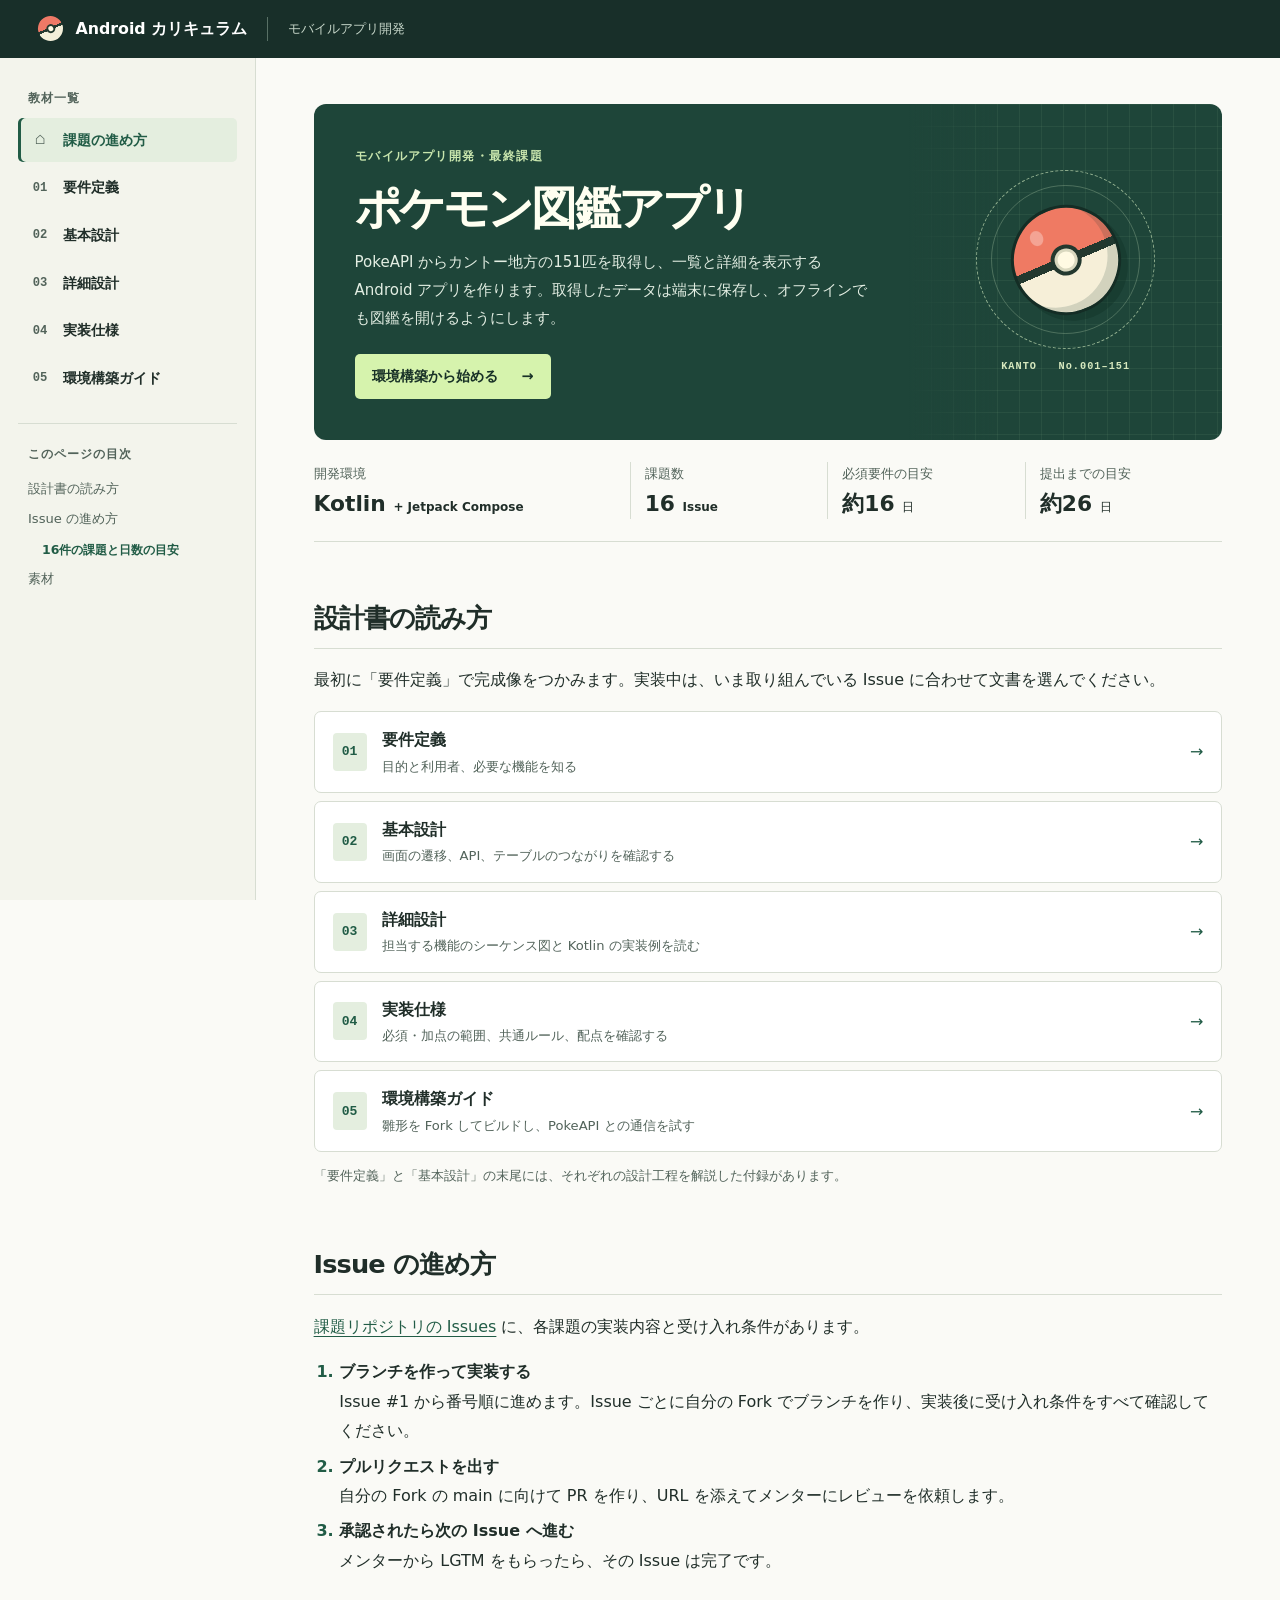
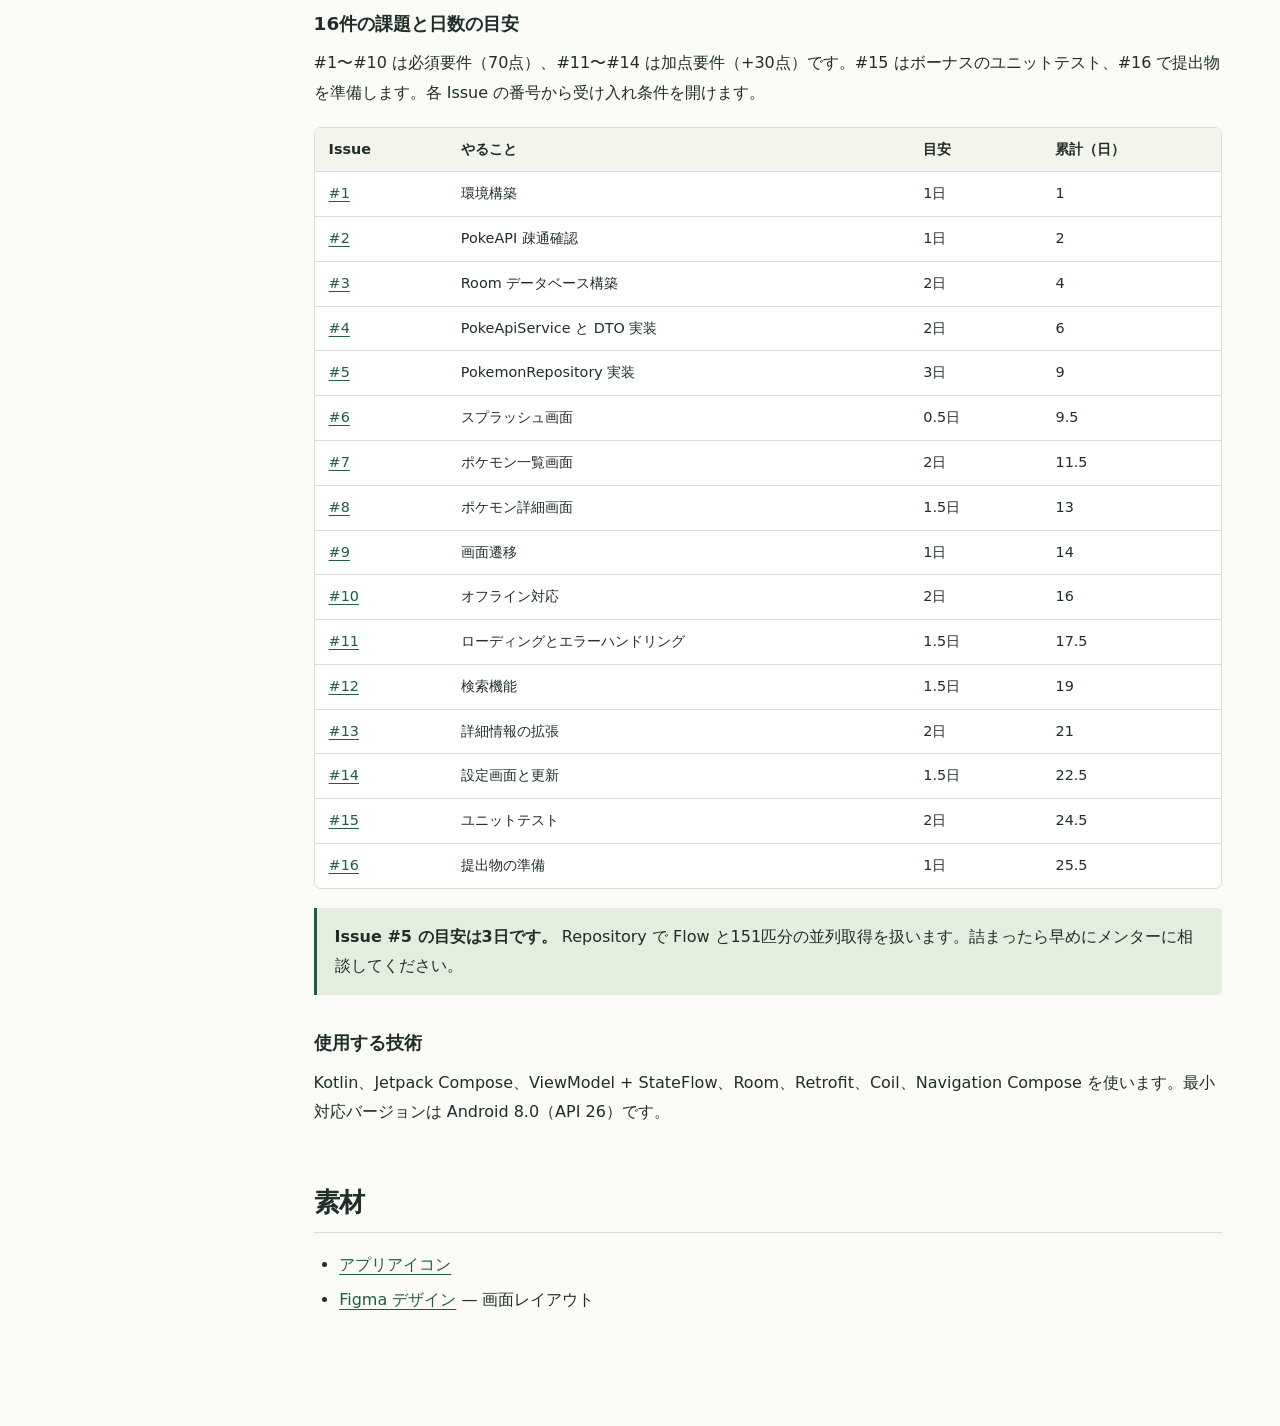
<file: docs/index.html>
<!doctype html>
<html lang="ja">
<head>
<meta charset="utf-8">
<meta name="viewport" content="width=device-width, initial-scale=1">
<meta name="color-scheme" content="light dark">
<meta name="description" content="Android 最終課題「ポケモン図鑑アプリ」の学習ガイド。実装の進め方、設計書、環境構築と評価基準を確認できます。">
<title>ポケモン図鑑アプリ | Android カリキュラム</title>
<link rel="stylesheet" href="./guide.css">
<script defer src="./guide.js"></script>
</head>
<body>
<header class="masthead">
  <a class="brand" href="#README"><span class="brand-icon" aria-hidden="true"></span>Android カリキュラム</a>
  <span class="course-name">モバイルアプリ開発</span>
  <button class="menu" type="button" aria-controls="sidebar" aria-expanded="false">目次</button>
</header>
<div class="shell">
  <aside id="sidebar" class="sidebar">
    <nav aria-label="教材ナビゲーション">
      <h2>教材一覧</h2>
      <div class="doc-links">
          <a href="#README"><span class="nav-mark" aria-hidden="true">⌂</span>課題の進め方</a>
          <a href="#01_要件定義"><span class="nav-mark" aria-hidden="true">01</span>要件定義</a>
          <a href="#02_基本設計"><span class="nav-mark" aria-hidden="true">02</span>基本設計</a>
          <a href="#03_詳細設計"><span class="nav-mark" aria-hidden="true">03</span>詳細設計</a>
          <a href="#04_実装仕様"><span class="nav-mark" aria-hidden="true">04</span>実装仕様</a>
          <a href="#05_環境構築ガイド"><span class="nav-mark" aria-hidden="true">05</span>環境構築ガイド</a>
      </div>
      <div class="outline">
        <h2>このページの目次</h2>
        <ul id="outline-links"></ul>
      </div>
    </nav>
  </aside>
  <main>
<section class="doc home" id="doc-0" data-file="README.md">
  <span class="doc-start" id="README"></span>
  <div class="hero" id="何を作るのか">
    <div class="hero-copy">
      <p class="eyebrow">モバイルアプリ開発・最終課題</p>
      <h1 id="モバイルアプリ開発-最終課題">ポケモン図鑑アプリ</h1>
      <p>PokeAPI からカントー地方の151匹を取得し、一覧と詳細を表示する Android アプリを作ります。取得したデータは端末に保存し、オフラインでも図鑑を開けるようにします。</p>
      <a class="cta" href="#05_環境構築ガイド">環境構築から始める <span aria-hidden="true">→</span></a>
    </div>
    <div class="specimen" aria-hidden="true">
      <div class="orbit"><i class="ball"></i></div>
      <span>KANTO &nbsp; No.001–151</span>
    </div>
  </div>
  <dl class="facts">
    <div><dt>開発環境</dt><dd>Kotlin <small>+ Jetpack Compose</small></dd></div>
    <div><dt>課題数</dt><dd>16 <small>Issue</small></dd></div>
    <div><dt>必須要件の目安</dt><dd>約16 <small>日</small></dd></div>
    <div><dt>提出までの目安</dt><dd>約26 <small>日</small></dd></div>
  </dl>
  <h2 id="どう作るのか">設計書の読み方</h2>
  <p>最初に「要件定義」で完成像をつかみます。実装中は、いま取り組んでいる Issue に合わせて文書を選んでください。</p>
  <div class="library">
    <a href="#01_要件定義"><span class="doc-number">01</span><span><strong>要件定義</strong><small>目的と利用者、必要な機能を知る</small></span><span class="arrow" aria-hidden="true">→</span></a>
    <a href="#02_基本設計"><span class="doc-number">02</span><span><strong>基本設計</strong><small>画面の遷移、API、テーブルのつながりを確認する</small></span><span class="arrow" aria-hidden="true">→</span></a>
    <a href="#03_詳細設計"><span class="doc-number">03</span><span><strong>詳細設計</strong><small>担当する機能のシーケンス図と Kotlin の実装例を読む</small></span><span class="arrow" aria-hidden="true">→</span></a>
    <a href="#04_実装仕様" id="今回どこまで作るのか"><span class="doc-number">04</span><span><strong>実装仕様</strong><small>必須・加点の範囲、共通ルール、配点を確認する</small></span><span class="arrow" aria-hidden="true">→</span></a>
    <a href="#05_環境構築ガイド" id="手を動かす"><span class="doc-number">05</span><span><strong>環境構築ガイド</strong><small>雛形を Fork してビルドし、PokeAPI との通信を試す</small></span><span class="arrow" aria-hidden="true">→</span></a>
  </div>
  <p class="note">「要件定義」と「基本設計」の末尾には、それぞれの設計工程を解説した付録があります。</p>
  <h2 id="実装する">Issue の進め方</h2>
  <p><a href="https://github.com/sghh02/pokedex-android-kadai/issues">課題リポジトリの Issues</a> に、各課題の実装内容と受け入れ条件があります。</p>
  <ol class="steps">
    <li><strong>ブランチを作って実装する</strong><br>Issue #1 から番号順に進めます。Issue ごとに自分の Fork でブランチを作り、実装後に受け入れ条件をすべて確認してください。</li>
    <li><strong>プルリクエストを出す</strong><br>自分の Fork の main に向けて PR を作り、URL を添えてメンターにレビューを依頼します。</li>
    <li><strong>承認されたら次の Issue へ進む</strong><br>メンターから LGTM をもらったら、その Issue は完了です。</li>
  </ol>
  <h3 id="issue-schedule">16件の課題と日数の目安</h3>
  <p>#1〜#10 は必須要件（70点）、#11〜#14 は加点要件（+30点）です。#15 はボーナスのユニットテスト、#16 で提出物を準備します。各 Issue の番号から受け入れ条件を開けます。</p>
<div class="table-wrap"><table><thead><tr><th>Issue</th><th>やること</th><th>目安</th><th>累計（日）</th></tr></thead><tbody><tr><td><a href="https://github.com/sghh02/pokedex-android-kadai/issues/1">#1</a></td><td>環境構築</td><td>1日</td><td>1</td></tr><tr><td><a href="https://github.com/sghh02/pokedex-android-kadai/issues/2">#2</a></td><td>PokeAPI 疎通確認</td><td>1日</td><td>2</td></tr><tr><td><a href="https://github.com/sghh02/pokedex-android-kadai/issues/3">#3</a></td><td>Room データベース構築</td><td>2日</td><td>4</td></tr><tr><td><a href="https://github.com/sghh02/pokedex-android-kadai/issues/4">#4</a></td><td>PokeApiService と DTO 実装</td><td>2日</td><td>6</td></tr><tr><td><a href="https://github.com/sghh02/pokedex-android-kadai/issues/5">#5</a></td><td>PokemonRepository 実装</td><td>3日</td><td>9</td></tr><tr><td><a href="https://github.com/sghh02/pokedex-android-kadai/issues/6">#6</a></td><td>スプラッシュ画面</td><td>0.5日</td><td>9.5</td></tr><tr><td><a href="https://github.com/sghh02/pokedex-android-kadai/issues/7">#7</a></td><td>ポケモン一覧画面</td><td>2日</td><td>11.5</td></tr><tr><td><a href="https://github.com/sghh02/pokedex-android-kadai/issues/8">#8</a></td><td>ポケモン詳細画面</td><td>1.5日</td><td>13</td></tr><tr><td><a href="https://github.com/sghh02/pokedex-android-kadai/issues/9">#9</a></td><td>画面遷移</td><td>1日</td><td>14</td></tr><tr><td><a href="https://github.com/sghh02/pokedex-android-kadai/issues/10">#10</a></td><td>オフライン対応</td><td>2日</td><td>16</td></tr><tr><td><a href="https://github.com/sghh02/pokedex-android-kadai/issues/11">#11</a></td><td>ローディングとエラーハンドリング</td><td>1.5日</td><td>17.5</td></tr><tr><td><a href="https://github.com/sghh02/pokedex-android-kadai/issues/12">#12</a></td><td>検索機能</td><td>1.5日</td><td>19</td></tr><tr><td><a href="https://github.com/sghh02/pokedex-android-kadai/issues/13">#13</a></td><td>詳細情報の拡張</td><td>2日</td><td>21</td></tr><tr><td><a href="https://github.com/sghh02/pokedex-android-kadai/issues/14">#14</a></td><td>設定画面と更新</td><td>1.5日</td><td>22.5</td></tr><tr><td><a href="https://github.com/sghh02/pokedex-android-kadai/issues/15">#15</a></td><td>ユニットテスト</td><td>2日</td><td>24.5</td></tr><tr><td><a href="https://github.com/sghh02/pokedex-android-kadai/issues/16">#16</a></td><td>提出物の準備</td><td>1日</td><td>25.5</td></tr></tbody></table></div>
  <blockquote><p><strong>Issue #5 の目安は3日です。</strong> Repository で Flow と151匹分の並列取得を扱います。詰まったら早めにメンターに相談してください。</p></blockquote>
  <h3>使用する技術</h3>
  <p>Kotlin、Jetpack Compose、ViewModel + StateFlow、Room、Retrofit、Coil、Navigation Compose を使います。最小対応バージョンは Android 8.0（API 26）です。</p>
<h2 id="素材">素材</h2>
<ul>
<li><a class="lnk ext" href="https://github.com/sghh02/pokedex-android-kadai/tree/main/素材/launcher_icon" target="_blank" rel="noopener">アプリアイコン</a>
</li>
<li><a class="lnk ext" href="https://www.figma.com/design/b0kI8aTikCubCeKQdcSKEC/%E3%83%9D%E3%82%B1%E3%83%A2%E3%83%B3%E5%9B%B3%E9%91%91%28%E3%82%AB%E3%83%B3%E3%83%88%E3%83%BC%E5%9C%B0%E6%96%B9%29%E3%83%87%E3%82%B6%E3%82%A4%E3%83%B3?node-id=3-40&amp;t=c3mklPkvnhvy8Sp5-1" target="_blank" rel="noopener">Figma デザイン</a> — 画面レイアウト
</li></ul>
</section>
<section class="doc reader" id="doc-1" data-file="05_環境構築ガイド.md">
  <span class="doc-start" id="05_環境構築ガイド"></span>
<header class="reader-head"><p class="eyebrow">最終課題 / 教材 05</p><h1 id="環境構築ガイド">環境構築ガイド</h1><p>課題の雛形を手元で動かすところから、最初のプルリクエストまでを確認します。</p></header>
<p><a class="lnk ext" href="https://github.com/sghh02/pokedex-android-kadai/issues" target="_blank" rel="noopener">Issue</a> の <code>#1</code> と <code>#2</code> を進めるための手順です。<strong>1〜2日で終わります。</strong> プロジェクトの雛形とビルド設定は同梱済みなので、Fork してビルドを通し、PokeAPI に繋がることを確かめるところまでです。</p>
<h2 id="1-前提">1. 前提</h2>
<div class="table-wrap"><table><thead><tr><th>項目</th><th>要件</th></tr></thead><tbody><tr><td>Android Studio</td><td>最新の安定版</td></tr><tr><td>JDK</td><td>Android Studio 同梱の JDK（17以上）</td></tr><tr><td>確認端末</td><td>エミュレータ（API 26 以上）または実機</td></tr></tbody></table></div>
<h2 id="2-リポジトリを-fork-して手元に置く">2. リポジトリを Fork して手元に置く</h2>
<h3 id="2-1-fork-とは">2.1 Fork とは</h3>
<p>Fork は、他人のリポジトリを <strong>自分のアカウントに丸ごとコピー</strong>する GitHub の機能です。コピーされたリポジトリは自分のものなので、自由にコミットもプッシュもできます。</p>
<p>課題リポジトリに直接プッシュする権限はありません。必ず Fork してから作業します。</p>
<h3 id="2-2-fork-する">2.2 Fork する</h3>
<ol>
<li><a href="https://github.com/sghh02/pokedex-android-kadai">課題リポジトリ</a>を開く
</li>
<li>ページ右上の <strong>Fork</strong> ボタンを押す
</li>
<li>表示された画面で次を確認する
<ul>
<li><strong>Owner</strong>: 自分のアカウント
</li>
<li><strong>Repository name</strong>: <code>pokedex-android-kadai</code> のまま
</li>
<li><strong>Copy the main branch only</strong>: チェックが入ったままでよい
</li></ul>
</li>
<li><strong>Create fork</strong> を押す
</li></ol>
<p>数秒で <code>https://github.com/&lt;自分のアカウント&gt;/pokedex-android-kadai</code> ができます。以降の作業はすべてこの<strong>自分の</strong>リポジトリに対して行います。</p>
<blockquote><p><strong>Issue は Fork にコピーされません。</strong> これは GitHub の仕様です。自分の Fork の Issues タブは空のままで問題ありません。実装タスクは元のリポジトリの<a class="lnk ext" href="https://github.com/sghh02/pokedex-android-kadai/issues" target="_blank" rel="noopener">Issues</a> を見てください。</p></blockquote>
<h3 id="2-3-clone-して手元に持ってくる">2.3 clone して手元に持ってくる</h3>
<p>Fork したリポジトリのページで緑の <strong>Code</strong> ボタンを押し、<strong>HTTPS</strong> のURLをコピーします。<code>https://github.com/&lt;自分のアカウント&gt;/pokedex-android-kadai.git</code> の形です。</p>
<figure class="code"><div class="code-head"><span>bash</span><button class="copy" type="button">コピー</button></div><pre><code class="lang-bash">cd ~          # 作業したい場所へ移動する
git clone https://github.com/&lt;自分のアカウント&gt;/pokedex-android-kadai.git
cd pokedex-android-kadai</code></pre></figure>
<p><code>README.md</code> と <code>素材/</code> が入っていれば成功です。</p>
<figure class="code"><div class="code-head"><span>bash</span><button class="copy" type="button">コピー</button></div><pre><code class="lang-bash">ls</code></pre></figure>
<h3 id="2-4-push-できるようにする">2.4 push できるようにする</h3>
<p>初めて push するとき、ユーザー名とパスワードを聞かれます。<strong>ここでのパスワードは GitHub のログインパスワードではなく、Personal Access Token（PAT）です。</strong>2021年以降、パスワードでの push はできなくなっています。</p>
<ol>
<li>GitHub の <strong>Settings → Developer settings → Personal access tokens → Tokens (classic)</strong> を開く
</li>
<li><strong>Generate new token (classic)</strong> を押す
</li>
<li>設定
<ul>
<li><strong>Note</strong>: <code>pokedex-kadai</code> など分かる名前
</li>
<li><strong>Expiration</strong>: 課題期間をカバーする長さ（90 days など）
</li>
<li><strong>Select scopes</strong>: <strong>repo</strong> にチェック
</li></ul>
</li>
<li><strong>Generate token</strong> を押し、表示された文字列をコピーする
</li></ol>
<blockquote><p><strong>トークンは一度しか表示されません。</strong> その場でパスワード管理ツールなどに保存してください。紛失したら作り直します。</p></blockquote>
<p>push 時に聞かれたら、Username には GitHub のアカウント名、Password にはこのトークンを貼り付けます。毎回聞かれないよう、保存しておくと楽です。</p>
<figure class="code"><div class="code-head"><span>bash</span><button class="copy" type="button">コピー</button></div><pre><code class="lang-bash">git config --global credential.helper osxkeychain   # macOS
# Windows は Git for Windows 同梱の manager が既定で有効</code></pre></figure>
<h3 id="2-5-コミットに使う名前を設定する">2.5 コミットに使う名前を設定する</h3>
<p>まだ設定していなければ、コミットに記録される名前とメールアドレスを登録します。</p>
<figure class="code"><div class="code-head"><span>bash</span><button class="copy" type="button">コピー</button></div><pre><code class="lang-bash">git config --global user.name &quot;Your Name&quot;
git config --global user.email &quot;you@example.com&quot;</code></pre></figure>
<h3 id="2-6-作業ブランチを切る">2.6 作業ブランチを切る</h3>
<p><code>main</code> に直接コミットせず、Issue ごとにブランチを切ります。</p>
<figure class="code"><div class="code-head"><span>bash</span><button class="copy" type="button">コピー</button></div><pre><code class="lang-bash">git switch -c feature/1-setup</code></pre></figure>
<p>ブランチ名は <code>feature/&lt;Issue番号&gt;-&lt;内容&gt;</code> の形にすると、どの Issue の作業か一目で分かります。<code>feature/3-room</code>、<code>feature/7-list-screen</code> のように。</p>
<p>以降は <strong>1 Issue = 1 ブランチ = 1 プルリクエスト</strong>で進めます。<code>.gitignore</code> は用意済みなので、ビルド成果物や署名鍵は自動的に除外されます。</p>
<h2 id="3-ビルドを通す">3. ビルドを通す</h2>
<p><strong>プロジェクトの雛形はリポジトリに同梱済みです。</strong> 作る必要はありません。</p>
<ol>
<li>Android Studio で <strong>Open</strong> を選び、clone したディレクトリを開く
</li>
<li>Gradle の同期が終わるまで待つ（初回は依存のダウンロードで数分かかります）
</li>
<li><strong>Run</strong> を押してエミュレータまたは実機で起動する
</li></ol>
<p><code>Pokédex</code> とだけ表示された画面が出れば成功です。ここから作り始めます。</p>
<p>同期でつまずいたら、コマンドラインでも同じことができます。</p>
<figure class="code"><div class="code-head"><span>bash</span><button class="copy" type="button">コピー</button></div><pre><code class="lang-bash">./gradlew assembleDebug</code></pre></figure>
<blockquote><p><strong><code>local.properties</code> は作られていますか。</strong> Android Studio で開けば自動生成されます。コマンドラインだけで進める場合は、自分で作って SDK の場所を書いてください。</p>
<figure class="code"><div class="code-head"><span>text</span><button class="copy" type="button">コピー</button></div><pre><code class="lang-text">sdk.dir=/Users/&lt;自分のユーザー名&gt;/Library/Android/sdk</code></pre></figure></blockquote>
<h2 id="4-同梱されている設定">4. 同梱されている設定</h2>
<p>自分で書く必要はありませんが、何が入っているかは知っておいてください。<code>gradle/libs.versions.toml</code> と <code>app/build.gradle.kts</code> にまとまっています。</p>
<div class="table-wrap"><table><thead><tr><th>ライブラリ</th><th>何に使うか</th><th>使う Issue</th></tr></thead><tbody><tr><td>Room</td><td>ローカルDB。<code>room-compiler</code> は KSP 経由</td><td>#3 以降</td></tr><tr><td>Retrofit + OkHttp</td><td>PokeAPI との通信。ログは <code>logging-interceptor</code></td><td>#2 以降</td></tr><tr><td>Kotlinx Serialization</td><td>JSON の変換</td><td>#2 以降</td></tr><tr><td>Coil</td><td>画像の読み込み。<code>coil-compose</code> と <code>coil-network-okhttp</code> の<strong>両方</strong>が要る</td><td>#7</td></tr><tr><td>Navigation Compose</td><td>画面遷移</td><td>#9</td></tr><tr><td>Lifecycle（ViewModel / runtime-compose）</td><td>ViewModel と <code>collectAsStateWithLifecycle</code></td><td>#7 以降</td></tr><tr><td>DataStore</td><td>最終更新日の保存</td><td>#14</td></tr><tr><td>material-icons-core</td><td><code>Icons.Filled</code> など</td><td>#8, #10</td></tr><tr><td>Robolectric ほか</td><td>JVM 上でのテスト</td><td>#3, #5, #15</td></tr></tbody></table></div>
<h3 id="バージョンを触るときの注意">バージョンを触るときの注意</h3>
<p>3つが互いに噛み合っている構成です。動いているうちは変えないでください。</p>
<ul>
<li><strong>KSP は Kotlin と対</strong>です。<code>2.2.10-2.0.2</code> のように <code>&lt;Kotlinのバージョン&gt;-&lt;KSPのビルド番号&gt;</code> の形で、
</li></ul>
<p>前半が Kotlin と一致している必要があります。</p>
<ul>
<li><strong>Coil は Kotlin のバージョンを選びます。</strong> Kotlin 2.2 系なら Coil 3.3.0 まで、2.3 系なら 3.4.0 まで。
</li></ul>
<p>合っていないと <code>Module was compiled with an incompatible version of Kotlin</code> で止まります。</p>
<ul>
<li><strong><code>compileSdk</code> は 37 以上</strong>が必要です。Navigation Compose 2.10.0 が要求します。
</li></ul>
<blockquote><p>この構成は実際にビルドして確認しています（Gradle 9.4.1 / AGP 9.2.1 / Kotlin 2.2.10 / KSP 2.2.10-2.0.2 / Room 2.8.4 /Retrofit 3.0.0 / Coil 3.3.0 → <code>assembleDebug</code> 成功、<code>test</code> 成功）。</p></blockquote>
<h2 id="5-androidmanifest-xml">5. <code>AndroidManifest.xml</code></h2>
<p>同梱済みです。通信とオフライン判定に必要な権限は最初から入っています。</p>
<figure class="code"><div class="code-head"><span>xml</span><button class="copy" type="button">コピー</button></div><pre><code class="lang-xml">&lt;uses-permission android:name=&quot;android.permission.INTERNET&quot; /&gt;
&lt;uses-permission android:name=&quot;android.permission.ACCESS_NETWORK_STATE&quot; /&gt;</code></pre></figure>
<p><strong>1箇所だけ、後で自分で足します。</strong> Issue <code>#5</code> で <code>AppContainer</code> を用意するとき、<code>&lt;application&gt;</code> タグに <code>android:name=&quot;.PokedexApplication&quot;</code> を追加してください。忘れると <code>lateinit property container has not been initialized</code> で落ちます。</p>
<h2 id="6-パッケージ構成">6. パッケージ構成</h2>
<figure class="code"><div class="code-head"><span>text</span><button class="copy" type="button">コピー</button></div><pre><code class="lang-text">com.example.pokedex
├── MainActivity.kt
├── PokedexApplication.kt
├── data
│   ├── local          … Room（Entity / Dao / Database）
│   ├── remote         … Retrofit（ApiService / DTO）
│   └── repository     … PokemonRepository / UpdateService
├── domain
│   └── model          … Pokemon / PokemonDetail
└── ui
    ├── splash
    ├── list
    ├── detail
    ├── settings
    ├── component      … OfflineBanner / ErrorMessage など共通の部品
    ├── navigation
    └── theme</code></pre></figure>
<h2 id="7-疎通確認-2">7. 疎通確認（<code>#2</code>）</h2>
<figure class="code"><div class="code-head"><span>kotlin</span><button class="copy" type="button">コピー</button></div><pre><code class="lang-kotlin">// data/remote/PokeApiService.kt
interface PokeApiService {
    @GET(&quot;pokemon&quot;)
    suspend fun getPokemonList(
        @Query(&quot;limit&quot;) limit: Int = 151,
        @Query(&quot;offset&quot;) offset: Int = 0,
    ): PokemonListResponse

    @GET(&quot;pokemon/{id}&quot;)
    suspend fun getPokemon(@Path(&quot;id&quot;) id: Int): PokemonDetailResponse

    companion object {
        const val BASE_URL = &quot;https://pokeapi.co/api/v2/&quot;   // 末尾のスラッシュは必須
    }
}

@Serializable
data class PokemonListResponse(
    val count: Int,
    val results: List&lt;PokemonListItem&gt;,
)

@Serializable
data class PokemonListItem(
    val name: String,
    val url: String,      // 例: https://pokeapi.co/api/v2/pokemon/1/
) {
    // 一覧APIはIDを返さないため、URL の末尾から切り出す
    val id: Int get() = url.trimEnd(&#x27;/&#x27;).substringAfterLast(&#x27;/&#x27;).toInt()
}</code></pre></figure>
<p>一時的に <code>MainActivity</code> から呼び出し、Logcat に件数が出れば疎通確認は完了です。</p>
<figure class="code"><div class="code-head"><span>kotlin</span><button class="copy" type="button">コピー</button></div><pre><code class="lang-kotlin">lifecycleScope.launch {
    runCatching { api.getPokemonList() }
        .onSuccess { Log.d(&quot;Pokedex&quot;, &quot;取得件数: ${it.results.size}&quot;) }   // 151 になる
        .onFailure { Log.e(&quot;Pokedex&quot;, &quot;取得失敗&quot;, it) }
}</code></pre></figure>
<h2 id="8-プルリクエストを出す">8. プルリクエストを出す</h2>
<p>Issue の実装が終わったら、レビューを依頼します。</p>
<h3 id="8-1-コミットして-push-する">8.1 コミットして push する</h3>
<figure class="code"><div class="code-head"><span>bash</span><button class="copy" type="button">コピー</button></div><pre><code class="lang-bash">git add .
git commit -m &quot;feat: プロジェクトの初期セットアップ&quot;
git push -u origin feature/1-setup</code></pre></figure>
<h3 id="8-2-プルリクエストを作る">8.2 プルリクエストを作る</h3>
<p>push すると、GitHub のリポジトリページに<strong>Compare &amp; pull request</strong> のボタンが出るので押します。</p>
<blockquote><p><strong>向き先に注意してください。</strong> Fork から PR を作ると、GitHub は初期状態で<strong>base repository を元のリポジトリ（sghh02/pokedex-android-kadai）</strong> にします。そのままだと課題リポジトリへの PR になってしまいます。</p>
<p><strong>base repository を自分の Fork に変更してください。</strong></p>
<figure class="code"><div class="code-head"><span>text</span><button class="copy" type="button">コピー</button></div><pre><code class="lang-text">base repository: &lt;自分のアカウント&gt;/pokedex-android-kadai   base: main
←
head repository: &lt;自分のアカウント&gt;/pokedex-android-kadai   compare: feature/1-setup</code></pre></figure></blockquote>
<h3 id="8-3-本文を書く">8.3 本文を書く</h3>
<p>テンプレートが自動で入ります。埋めるのは次の4つです。</p>
<ul>
<li><strong>対応 Issue</strong> — 元リポジトリの Issue の URL を貼る
</li>
<li><strong>変更内容</strong> — 何を実装したか
</li>
<li><strong>受け入れ条件</strong> — Issue の条件をすべて満たしたらチェック
</li>
<li><strong>確認方法</strong> — レビュアーが動作を確かめる手順
</li></ul>
<p>画面に変更があるときは、スクリーンショットか短い動画を添えてください。</p>
<h3 id="8-4-レビューを依頼する">8.4 レビューを依頼する</h3>
<p><strong>Create pull request</strong> を押したあと、メンターに PR の URL を送ります。指摘があれば同じブランチにコミットを追加すれば、PR に自動で反映されます。</p>
<p>LGTM をもらったらマージし、次の Issue のブランチを <code>main</code> から切り直します。</p>
<figure class="code"><div class="code-head"><span>bash</span><button class="copy" type="button">コピー</button></div><pre><code class="lang-bash">git switch main
git pull
git switch -c feature/2-api</code></pre></figure>
<h2 id="9-テストの書き方">9. テストの書き方</h2>
<p>Issue <code>#3</code> / <code>#5</code> / <code>#15</code> の受け入れ条件で使います。Room の in-memory テストはAndroid の <code>Context</code> を要求するため、Robolectric を使って JVM 上で動かします。</p>
<figure class="code"><div class="code-head"><span>kotlin</span><button class="copy" type="button">コピー</button></div><pre><code class="lang-kotlin">// app/src/test/java/.../PokemonDaoTest.kt
@RunWith(RobolectricTestRunner::class)
class PokemonDaoTest {
    private lateinit var db: AppDatabase

    @Before fun setUp() {
        db = Room.inMemoryDatabaseBuilder(
            ApplicationProvider.getApplicationContext(), AppDatabase::class.java
        ).allowMainThreadQueries().build()
    }

    @After fun tearDown() = db.close()

    @Test fun 名前の部分一致で検索できる() = runTest {
        val dao = db.pokemonDao()
        dao.upsertAll(listOf(
            PokemonEntity(1, &quot;bulbasaur&quot;, &quot;フシギダネ&quot;, null, 7, 69, &quot;grass&quot;, &quot;poison&quot;),
            PokemonEntity(4, &quot;charmander&quot;, &quot;ヒトカゲ&quot;, null, 6, 85, &quot;fire&quot;, null),
        ))
        assertEquals(1, dao.searchByName(&quot;saur&quot;).first().size)
        assertEquals(1, dao.searchByName(&quot;ヒトカゲ&quot;).first().size)
        assertEquals(1, dao.searchByType(&quot;fire&quot;).first().size)
    }
}</code></pre></figure>
<p>実行はこれだけです。エミュレータは要りません。</p>
<figure class="code"><div class="code-head"><span>bash</span><button class="copy" type="button">コピー</button></div><pre><code class="lang-bash">./gradlew test</code></pre></figure>
<h2 id="10-よくあるつまずき">10. よくあるつまずき</h2>
<div class="table-wrap"><table><thead><tr><th>症状</th><th>原因と対処</th></tr></thead><tbody><tr><td><code>SecurityException: Permission denied</code></td><td><code>INTERNET</code> 権限が未指定</td></tr><tr><td>画像が表示されない</td><td>Coil 3 の <code>coil-network-okhttp</code> が未追加</td></tr><tr><td><code>lateinit property container has not been initialized</code></td><td>Manifest の <code>android:name=&quot;.PokedexApplication&quot;</code> が未指定</td></tr><tr><td><code>Unable to create converter for ...</code></td><td><code>@Serializable</code> の付け忘れ、または converter の未登録</td></tr><tr><td><code>Field &#x27;xxx&#x27; is required but was missing</code></td><td>API のレスポンスに null が入る。<code>Json { ignoreUnknownKeys = true }</code> と、DTO のフィールドを nullable にする</td></tr><tr><td>Room の <code>@Upsert</code> が見つからない</td><td>Room 2.5 未満。<code>libs.versions.toml</code> のバージョンを確認</td></tr><tr><td>ビルドが <code>ksp</code> で失敗する</td><td>KSP と Kotlin のバージョンが噛み合っていない。上記「バージョンの扱い」を参照</td></tr><tr><td><code>Cannot add extension with name &#x27;kotlin&#x27;</code></td><td><code>kotlin.android</code> プラグインを自分で足している。AGP 9 以降は不要</td></tr><tr><td><code>Module was compiled with an incompatible version of Kotlin</code></td><td>ライブラリが要求する Kotlin のほうが新しい。多くは Coil。バージョンを下げるか Kotlin を上げる</td></tr><tr><td><code>Unresolved reference: Icons</code></td><td><code>material-icons-core</code> が未追加。material3 1.4.0 以降は推移依存に含まれない</td></tr><tr><td><code>Serializer has not been found for type</code></td><td>ドメインモデルに <code>@Serializable</code> が付いていない</td></tr><tr><td>in-memory DB のテストが <code>Context</code> で落ちる</td><td>Robolectric が未追加、または <code>unitTests.isIncludeAndroidResources</code> が未設定</td></tr><tr><td>Robolectric が <code>targetSdk</code> に対応していないと言う</td><td>Robolectric の対応は Android の最新版より遅れる。<code>src/test/resources/robolectric.properties</code> に <code>sdk=36</code> のように対応済みの API を指定する</td></tr><tr><td><code>checkDebugAarMetadata</code> で失敗する</td><td><code>compileSdk</code> が足りない。Navigation Compose 2.10.0 は 37 以上を要求する</td></tr><tr><td>初回起動が終わらない</td><td>151回の詳細取得をスプラッシュで待っている、逐次実行している、または再試行の待機が長すぎる。取得の完了を待たずに遷移し、同時実行数を制限した並列取得にする（<a class="lnk" href="#5-pokeapi-の実装上の注意">実装上の注意</a>）</td></tr></tbody></table></div></section>
<section class="doc reader" id="doc-2" data-file="04_実装仕様.md">
  <span class="doc-start" id="04_実装仕様"></span>
<header class="reader-head"><p class="eyebrow">最終課題 / 教材 04</p><h1 id="実装仕様-ポケモン図鑑アプリ">実装仕様</h1><p>各 Issue に着手するときは<a href="#2-3-実装の共通ルール">実装の共通ルール</a>を、提出前には<a href="#8-評価基準">評価基準</a>を確認してください。</p></header>
<p>実装するスコープ、使用する技術、評価の基準を定めます。何を作るかはこの文書が基準になります。背景は<a class="lnk" href="#01_要件定義">要件定義</a>、設計の詳細は<a class="lnk" href="#02_基本設計">基本設計</a>・<a class="lnk" href="#03_詳細設計">詳細設計</a>を参照してください。</p>
<h2 id="1-学習目標">1. 学習目標</h2>
<p>この課題を通じて次のスキルを習得します。</p>
<div class="table-wrap"><table><thead><tr><th>領域</th><th>身につけること</th></tr></thead><tbody><tr><td>REST API連携</td><td>Retrofit による PokeAPI との通信</td></tr><tr><td>ローカルデータベース</td><td>Room（SQLite）によるデータ永続化</td></tr><tr><td>状態管理</td><td>ViewModel + StateFlow による MVVM</td></tr><tr><td>宣言的UI</td><td>Jetpack Compose による画面実装</td></tr><tr><td>非同期処理</td><td>Kotlin Coroutines / Flow の実践</td></tr><tr><td>エラーハンドリング</td><td>ネットワークエラーとユーザーへのフィードバック</td></tr></tbody></table></div>
<h2 id="2-アーキテクチャ">2. アーキテクチャ</h2>
<h3 id="2-1-レイヤー構成">2.1 レイヤー構成</h3>
<figure class="code"><div class="code-head"><span>text</span><button class="copy" type="button">コピー</button></div><pre><code class="lang-text">┌─────────────────────────────────────┐
│           UI Layer                  │ ← Composable（*Screen）
├─────────────────────────────────────┤
│         ViewModel Layer             │ ← 状態保持と画面ロジック
├─────────────────────────────────────┤
│        Repository Layer             │ ← データの統合管理
├─────────────────────────────────────┤
│       Data Sources Layer            │ ← PokeAPI / Room
└─────────────────────────────────────┘</code></pre></figure>
<p>上の層は下の層だけを知り、下の層は上を知りません。Composable から Repository や API を直接呼ばないでください。</p>
<h3 id="2-2-主要コンポーネント">2.2 主要コンポーネント</h3>
<div class="table-wrap"><table><thead><tr><th>コンポーネント</th><th>役割</th></tr></thead><tbody><tr><td><code>PokemonRepository</code></td><td>API とローカルDBを束ね、画面に単一の入口を提供する</td></tr><tr><td><code>PokeApiService</code></td><td>PokeAPI との通信（Retrofit インターフェース）</td></tr><tr><td><code>PokemonDao</code> / <code>AppDatabase</code></td><td>Room によるローカル永続化</td></tr><tr><td><code>DetailCache</code></td><td>詳細情報のキャッシュ（直近10件）</td></tr><tr><td><code>UpdateService</code></td><td>151匹ぶんの取得と再試行の制御</td></tr><tr><td><code>NetworkMonitor</code></td><td>ネットワーク状態の監視</td></tr><tr><td><code>*ViewModel</code></td><td>画面ごとの状態保持（<code>StateFlow</code> で公開）</td></tr></tbody></table></div>
<h3 id="2-3-実装の共通ルール">2.3 実装の共通ルール</h3>
<p>すべての Issue に共通するレビュー項目です。実装に入る前と、PR を出す前に確認してください。</p>
<ul>
<li><strong>アーキテクチャ</strong> — UI / ViewModel / Repository / DataSource の4層。Composable から Repository や API を直接呼ばない。</li>

<li><strong>状態の公開</strong> — ViewModel は <code>StateFlow</code> で UI 状態を公開し、画面は <code>collectAsStateWithLifecycle()</code> で購読する。</li>

<li><strong>単一の情報源</strong> — 一覧データはローカルDBを唯一の情報源とする。API の結果は DB を経由して画面へ届ける。</li>

<li><strong>エラーの扱い</strong> — Repository より下では例外を投げず <code>Result</code> で返す。例外の分類とユーザー向け文言への変換は <a class="lnk" href="#5-エラーハンドリング">詳細設計 5. エラーハンドリング</a> の<code>AppException</code> / <code>toUserMessage()</code> に従う。画面はメッセージ文字列だけを扱う。</li>

<li><strong>DI</strong> — Phase 1 は <code>PokedexApplication</code> が持つ <code>AppContainer</code> による手動DIとする。Hilt の導入は任意（加点対象）。<strong>Phase 1 の途中で切り替えないこと。</strong></li>

<li><strong>命名</strong> — 詳細設計のシーケンス図とクラス名を一致させる（<code>PokemonRepository</code> / <code>PokeApiService</code> / <code>PokemonDao</code> / <code>DetailCache</code> / <code>NetworkMonitor</code>）。</li>
</ul>
<h2 id="3-機能仕様">3. 機能仕様</h2>
<p>Phase 1 が必須、Phase 2 が加点対象です。Phase 1 を終えてから Phase 2 に進みます。</p>
<h3 id="3-1-phase-1-基本機能-必須">3.1 Phase 1: 基本機能（必須）</h3>
<div class="table-wrap"><table><thead><tr><th>機能</th><th>内容</th></tr></thead><tbody><tr><td>ポケモン一覧表示</td><td>カントー地方151匹を2列グリッドで表示。図鑑番号・画像・名前</td></tr><tr><td>ポケモン詳細表示</td><td>タイプ・身長・体重・画像を表示。戻る操作に対応</td></tr><tr><td>オフライン対応</td><td>一度取得したデータをローカル保存し、オフラインでも表示</td></tr></tbody></table></div>
<h3 id="3-2-phase-2-拡張機能-加点">3.2 Phase 2: 拡張機能（加点）</h3>
<div class="table-wrap"><table><thead><tr><th>機能</th><th>内容</th></tr></thead><tbody><tr><td>ローディング・エラーハンドリング</td><td>状態の出し分け、再試行、Pull to refresh（#11）</td></tr><tr><td>検索機能</td><td>名前の部分一致、図鑑番号、タイプでの絞り込み（#12）</td></tr><tr><td>詳細情報の拡張</td><td>日本語名、特性、進化チェーン（簡易版）（#13）</td></tr><tr><td>設定画面と更新</td><td>ボトムナビでの切り替え、起動時の自動更新（午前10時以降・1日1回）、手動更新、最終更新日時の表示（#14）</td></tr></tbody></table></div>
<h2 id="4-データベース設計">4. データベース設計</h2>
<p>Room で次のスキーマを構成します。日付はエポックミリ秒（<code>INTEGER</code>）で保持します。</p>
<figure class="code"><div class="code-head"><span>sql</span><button class="copy" type="button">コピー</button></div><pre><code class="lang-sql">-- ポケモン基本情報
CREATE TABLE pokemon (
    id         INTEGER PRIMARY KEY,   -- 図鑑番号
    name       TEXT    NOT NULL,      -- 英語名。一覧APIから取得
    name_ja    TEXT,                  -- 日本語名。pokemon-species から取得（Phase 2）
    image_url  TEXT,
    height     INTEGER NOT NULL,      -- デシメートル（APIの生値）
    weight     INTEGER NOT NULL,      -- ヘクトグラム（APIの生値）
    type1      TEXT,
    type2      TEXT,                  -- 単タイプのポケモンは NULL
    created_at INTEGER NOT NULL
);

CREATE INDEX idx_pokemon_name    ON pokemon(name);
CREATE INDEX idx_pokemon_name_ja ON pokemon(name_ja);
CREATE INDEX idx_pokemon_type1   ON pokemon(type1);
CREATE INDEX idx_pokemon_type2   ON pokemon(type2);

-- 詳細情報のキャッシュ（直近10件のみ保持）
CREATE TABLE pokemon_detail_cache (
    id            INTEGER PRIMARY KEY,
    detail_json   TEXT    NOT NULL,
    cached_at     INTEGER NOT NULL,
    last_accessed INTEGER NOT NULL    -- LRU の判定に使う
);

CREATE INDEX idx_cache_last_accessed ON pokemon_detail_cache(last_accessed);</code></pre></figure>
<p>設計上の要点は3つです。</p>
<ul>
<li><strong>タイプを正規化する</strong> — <code>type1</code> / <code>type2</code> の個別カラムにします。JSON配列で持つとインデックスが効かず、タイプ検索が全件走査になります。
</li>
<li><strong>単位は変換しない</strong> — <code>height</code> / <code>weight</code> は API の生値をそのまま保存し、表示時に m・kg へ変換します。
</li>
<li><strong>キャッシュは10件で打ち切る</strong> — 保存のたびに <code>last_accessed</code> の古いものから削除します。
</li></ul>
<h2 id="5-pokeapi-の実装上の注意">5. PokeAPI の実装上の注意</h2>
<p>着手前に必ず読んでください。ここでつまずく人が多い箇所です。</p>
<ol>
<li><strong>一覧APIにはIDもタイプも含まれない</strong>
</li></ol>
<p><code>GET /pokemon?limit=151</code> が返すのは名前と URL だけです。ID は URL の末尾から切り出します。タイプ・身長・体重は <strong>1匹ずつ詳細APIを叩く必要があり、初回起動時に151回の通信が発生します。</strong>逐次実行すると数分かかるため、同時実行数を10程度に制限した並列取得にしてください。取得できたものから DB に保存すれば、途中で失敗しても次回に持ち越せます。</p>
<ol>
<li><strong>PokeAPI にはレート制限の明記がないが、フェアユースが求められる</strong>
</li></ol>
<p>一度取得したデータは必ずローカルに保存し、起動のたびに151回叩かないこと。</p>
<ol>
<li><strong>名前は英語で返る</strong>
</li></ol>
<p>一覧・詳細APIの <code>name</code> は <code>bulbasaur</code> のような英語名です。日本語名は <code>GET /pokemon-species/{id}</code> の <code>names</code> から <code>language.name == &quot;ja-hrkt&quot;</code> を選びます。<strong>すべて小文字</strong>です。<code>ja-Hrkt</code> と書くと完全一致せず、日本語名が永久に取れません。Phase 1 は英語名のままで構いません。日本語名の取得は <code>#13</code> で扱います。</p>
<ol>
<li><strong>身長・体重の単位に注意</strong>
</li></ol>
<p><code>height</code> はデシメートル、<code>weight</code> はヘクトグラムです。フシギダネは <code>height: 7</code> <code>weight: 69</code> で、表示は <strong>0.7 m / 6.9 kg</strong> となります。DB には API の生値をそのまま保存し、表示時に変換してください。</p>
<ol>
<li><strong>画像URL</strong>
</li></ol>
<p><code>sprites.other.official-artwork.front_default</code> が最も画質が良く、一覧・詳細の両方に使えます。</p>
<h2 id="6-技術スタック">6. 技術スタック</h2>
<p><strong>Android ネイティブ（Kotlin）</strong> で実装します。以下は必須構成です。</p>
<div class="table-wrap"><table><thead><tr><th>領域</th><th>ライブラリ</th><th>備考</th></tr></thead><tbody><tr><td>言語</td><td>Kotlin</td><td>—</td></tr><tr><td>UI</td><td>Jetpack Compose</td><td>Material 3</td></tr><tr><td>状態管理</td><td>ViewModel + StateFlow</td><td>MVVM</td></tr><tr><td>非同期</td><td>Kotlin Coroutines / Flow</td><td>—</td></tr><tr><td>DB</td><td>Room</td><td>SQLite ラッパー</td></tr><tr><td>通信</td><td>Retrofit + OkHttp</td><td>—</td></tr><tr><td>JSON</td><td>Kotlinx Serialization</td><td>詳細設計のコード例が <code>@Serializable</code> 前提のため</td></tr><tr><td>画像</td><td>Coil</td><td><code>coil-compose</code> と <code>coil-network-okhttp</code></td></tr><tr><td>画面遷移</td><td>Navigation Compose</td><td>—</td></tr></tbody></table></div>
<h3 id="6-1-加点対象-任意">6.1 加点対象（任意）</h3>
<ul>
<li><strong>Hilt</strong> — DIコンテナ。Phase 1 は手動DI（Application が保持するコンテナ）で構いません
</li>
<li><strong>Paging 3</strong> — 一覧のページング
</li>
<li><strong>WorkManager</strong> — バックグラウンドでのデータ更新
</li></ul>
<h3 id="6-2-ビルド設定">6.2 ビルド設定</h3>
<ul>
<li><code>minSdk</code> = <strong>26</strong>（Android 8.0。要件定義の対応OSに合わせる）
</li>
<li><code>compileSdk</code> = <strong>37 以上</strong>（Navigation Compose 2.10.0 が要求する）。<code>targetSdk</code> は最新の安定版
</li>
<li>Android Studio は最新の安定版を使用する
</li></ul>
<p>具体的な依存の書き方は<a class="lnk" href="#05_環境構築ガイド">環境構築ガイド</a>にあります。</p>
<h2 id="7-実装手順">7. 実装手順</h2>
<p>作業は <a class="lnk ext" href="https://github.com/sghh02/pokedex-android-kadai/issues" target="_blank" rel="noopener">GitHub Issues</a> の Issue に対応します。日数は着手から完了までの目安で、初めて触る前提の見積もりです。</p>
<div class="table-wrap"><table><thead><tr><th>Issue</th><th>やること</th><th>目安</th><th>累計</th></tr></thead><tbody><tr><td>#1</td><td>環境構築</td><td>1日</td><td>1</td></tr><tr><td>#2</td><td>PokeAPI 疎通確認</td><td>1日</td><td>2</td></tr><tr><td>#3</td><td>Room データベース構築</td><td>2日</td><td>4</td></tr><tr><td>#4</td><td>PokeApiService と DTO 実装</td><td>2日</td><td>6</td></tr><tr><td>#5</td><td>PokemonRepository 実装</td><td>3日</td><td>9</td></tr><tr><td>#6</td><td>スプラッシュ画面</td><td>0.5日</td><td>9.5</td></tr><tr><td>#7</td><td>ポケモン一覧画面</td><td>2日</td><td>11.5</td></tr><tr><td>#8</td><td>ポケモン詳細画面</td><td>1.5日</td><td>13</td></tr><tr><td>#9</td><td>画面遷移</td><td>1日</td><td>14</td></tr><tr><td>#10</td><td>オフライン対応</td><td>2日</td><td>16</td></tr><tr><td>#11</td><td>ローディングとエラーハンドリング</td><td>1.5日</td><td>17.5</td></tr><tr><td>#12</td><td>検索機能</td><td>1.5日</td><td>19</td></tr><tr><td>#13</td><td>詳細情報の拡張</td><td>2日</td><td>21</td></tr><tr><td>#14</td><td>設定画面と更新</td><td>1.5日</td><td>22.5</td></tr><tr><td>#15</td><td>ユニットテスト</td><td>2日</td><td>24.5</td></tr><tr><td>#16</td><td>提出物の準備</td><td>1日</td><td>25.5</td></tr></tbody></table></div>
<p><strong>必須要件（#1〜#10）まででおよそ16日</strong>、加点要件とテスト・提出物まで含めて26日前後です。<code>#5</code> の Repository が山場で、Flow の扱いと151件の並列取得をここで作り込みます。詰まったら早めに相談してください。</p>
<h3 id="7-1-環境構築-1-2・2日">7.1 環境構築（#1〜#2・2日）</h3>
<p>プロジェクトの雛形とビルド設定はリポジトリに同梱済みです。</p>
<ol>
<li>Fork して clone し、Android Studio で開いてビルドを通す
</li>
<li>Retrofit で PokeAPI の一覧エンドポイントを叩き、レスポンスをログ出力して疎通確認
</li></ol>
<h3 id="7-2-データレイヤー-3-5・7日">7.2 データレイヤー（#3〜#5・7日）</h3>
<ol>
<li>Room の Entity / DAO / Database を実装
</li>
<li>Retrofit の <code>PokeApiService</code> と DTO を実装
</li>
<li><code>PokemonRepository</code> を実装（API取得 → DB保存 → DBから読み出し）
</li></ol>
<h3 id="7-3-uiレイヤー-6-10・7日">7.3 UIレイヤー（#6〜#10・7日）</h3>
<ol>
<li>スプラッシュ画面（初期化とデータ取得の起点）
</li>
<li>一覧画面（<code>LazyVerticalGrid</code> で2列表示）
</li>
<li>詳細画面と Navigation Compose による画面遷移
</li></ol>
<h3 id="7-4-機能拡張-11-14・6-5日">7.4 機能拡張（#11〜#14・6.5日）</h3>
<ol>
<li>ローディング表示・エラーハンドリング・Pull to refresh（#11）
</li>
<li>検索機能（名前の部分一致・図鑑番号・タイプ絞り込み）（#12）
</li>
<li>詳細情報の拡張（日本語名・特性・進化チェーン）（#13）
</li>
<li>設定画面・起動時の自動更新・手動更新（#14）
</li></ol>
<h3 id="7-5-テストと提出-15-16・3日">7.5 テストと提出（#15〜#16・3日）</h3>
<ol>
<li>ユニットテスト（#15）
</li>
<li>README・実行動画・振り返りレポート（#16）
</li></ol>
<h2 id="8-評価基準">8. 評価基準</h2>
<h3 id="8-1-必須要件-70点">8.1 必須要件（70点）</h3>
<ul>
<li class="task"><label><input type="checkbox"><span><strong>API連携</strong>: PokeAPIからデータ取得</span></label>
</li>
<li class="task"><label><input type="checkbox"><span><strong>データ永続化</strong>: Room でローカル保存</span></label>
</li>
<li class="task"><label><input type="checkbox"><span><strong>基本UI</strong>: 一覧表示、詳細表示</span></label>
</li>
<li class="task"><label><input type="checkbox"><span><strong>オフライン対応</strong>: ネット接続なしでも動作</span></label>
</li></ul>
<h3 id="8-2-高評価要件-30点">8.2 高評価要件（+30点）</h3>
<ul>
<li class="task"><label><input type="checkbox"><span><strong>ローディング・エラーハンドリング</strong>（#11）: 状態の出し分け、再試行、Pull to refresh</span></label>
</li>
<li class="task"><label><input type="checkbox"><span><strong>検索機能</strong>（#12）: 名前・番号・タイプ検索</span></label>
</li>
<li class="task"><label><input type="checkbox"><span><strong>詳細情報の拡張</strong>（#13）: 日本語名・特性・進化チェーン</span></label>
</li>
<li class="task"><label><input type="checkbox"><span><strong>設定画面と更新</strong>（#14）: ボトムナビ、起動時の自動更新、手動更新、最終更新日時</span></label>
</li></ul>
<p>なお <strong>コード品質</strong>（Kotlin らしい記述、MVVM／単方向データフロー）は、上記すべてに共通してレビューで見る観点です。単独の配点項目ではありません。</p>
<h3 id="8-3-ボーナス要件-α">8.3 ボーナス要件（+α）</h3>
<ul>
<li class="task"><label><input type="checkbox"><span><strong>テスト実装</strong>: ユニットテスト</span></label>
</li>
<li class="task"><label><input type="checkbox"><span><strong>アニメーション</strong>: 画面遷移、ローディング</span></label>
</li>
<li class="task"><label><input type="checkbox"><span><strong>アクセシビリティ</strong>: スクリーンリーダー対応</span></label>
</li></ul>
<h2 id="9-提出要件">9. 提出要件</h2>
<ol>
<li><strong>ソースコード</strong>: GitHubリポジトリ
</li>
<li><strong>README</strong>: セットアップ手順、機能説明
</li>
<li><strong>実行動画</strong>: 主要機能のデモ（3分以内）
</li>
<li><strong>振り返りレポート</strong>: 学んだこと、課題点（1000字程度）
</li></ol>
<p>提出前に各 <a class="lnk ext" href="https://github.com/sghh02/pokedex-android-kadai/issues" target="_blank" rel="noopener">Issue</a> の受け入れ条件をすべて満たしているか確認してください。</p>
<h2 id="関連リソース">関連リソース</h2>
<ul>
<li><a class="lnk ext" href="https://pokeapi.co/docs/v2" target="_blank" rel="noopener">PokeAPI 公式ドキュメント</a>
</li>
<li><a class="lnk ext" href="https://developer.android.com/topic/architecture" target="_blank" rel="noopener">Android アプリ アーキテクチャ ガイド</a>
</li>
<li><a class="lnk ext" href="https://developer.android.com/develop/ui/compose/documentation" target="_blank" rel="noopener">Jetpack Compose 公式ドキュメント</a>
</li>
<li><a class="lnk ext" href="https://developer.android.com/training/data-storage/room" target="_blank" rel="noopener">Room 公式ガイド</a>
</li>
<li><a class="lnk ext" href="https://square.github.io/retrofit/" target="_blank" rel="noopener">Retrofit 公式サイト</a>
</li>
<li><a class="lnk ext" href="https://kotlinlang.org/docs/coroutines-guide.html" target="_blank" rel="noopener">Kotlin Coroutines ガイド</a>
</li>
<li><a class="lnk ext" href="https://coil-kt.github.io/coil/compose/" target="_blank" rel="noopener">Coil（画像読み込み）</a>
</li></ul></section>
<section class="doc reader" id="doc-3" data-file="01_要件定義.md">
  <span class="doc-start" id="01_要件定義"></span>
<header class="reader-head"><p class="eyebrow">最終課題 / 教材 01</p><h1 id="要件定義書-ポケモン図鑑アプリ-カントー地方">要件定義</h1><p>図鑑を誰が、何のために使うのかを読み、必要な機能と品質を把握します。</p></header>
<blockquote><p><strong>本課題の実装対象は Android のみです。</strong>iOS や他フレームワークに関する記述は、実際の製品を想定した設計として残しています。実装スコープは <a class="lnk" href="#04_実装仕様">実装仕様</a> と <a class="lnk ext" href="https://github.com/sghh02/pokedex-android-kadai/issues" target="_blank" rel="noopener">GitHub Issues</a> を参照してください。</p></blockquote>
<h2 id="1-目的・ターゲットユーザー・スコープ">1. 目的・ターゲットユーザー・スコープ</h2>
<h3 id="目的">目的</h3>
<ul>
<li><strong>図鑑づくりに参加しやすくする。</strong> 各町の住人や研究者、旅先のトレーナーが、スマホから簡単にポケモンの情報を提供できるようにします。</li>
<li><strong>申請をその場で送れるようにする。</strong> 郵送していた図鑑の申請をアプリで送り、情報が届くまでの時間と手間を減らします。</li>
</ul>
<h3 id="ターゲットユーザー">図鑑を使う人</h3>
<div class="table-wrap"><table>
<thead><tr><th>カントー地方の利用者</th><th>図鑑でしたいこと</th></tr></thead>
<tbody>
<tr><td>ポケモン研究者</td><td>分類や生息地などの詳しい情報を集めて記録する。</td></tr>
<tr><td>旅をするトレーナー</td><td>捕まえたポケモンを管理し、捕獲や育成に必要な生息地・進化条件を調べる。</td></tr>
<tr><td>ポケモンに興味がある住人</td><td>日常生活で気になったポケモンを調べる。</td></tr>
</tbody></table></div>
<h3 id="スコープ">スコープ</h3>
<ol>
<li>ポケモン図鑑の機能
<ul>
<li>カントー地方に登場するポケモンの情報を表示。
</li>
<li>検索機能、フィルタリング、ソート機能。
</li>
<li>各ポケモンの詳細ページ（進化情報、生息地、技、特性など）。
</li></ul>
</li>
<li>オフライン機能
<ul>
<li>ローカル保存する情報:
<ul>
<li>オフラインで使用する際、ポケモン図鑑の一覧情報（名前、番号、タイプなど）だけをローカルに保存します。
</li>
<li>最後に閲覧した10件のポケモン詳細情報をキャッシュとして保存し、オフライン時でも参照可能にします。
</li></ul>
</li>
<li>詳細情報の取得方法:
<ul>
<li>各ポケモンの詳細情報（進化条件、生息地、技、特性など）は APIから都度取得します。これにより、最新の情報を常に取得できるようにします。
</li>
<li>オフライン時にはキャッシュされた情報を表示し、データが古い可能性がある旨を通知します。
</li></ul>
</li></ul>
</li>
<li>ユーザーインターフェース
<ul>
<li>ゲームボーイ風の懐かしさを感じるシンプルなUIデザイン。
</li>
<li>直感的で使いやすいナビゲーション。
</li></ul>
</li>
<li>PokeAPIとの連携
<ul>
<li>データはPokeAPIから取得し、ローカルで保持・更新。
</li>
<li>API仕様変更に備え、バージョンチェック機能を実装します。
</li>
<li>API障害時の再試行ポリシーを設定し、最大3回まで30秒間隔で再試行します。
</li></ul>
</li></ol>
<h3 id="今回の開発で除外する機能">今回の開発で除外する機能</h3>
<ul>
<li>他の地方（例：ジョウト地方）のポケモン情報は現段階では含まれません。
</li>
<li>情報掲示板機能は含まれません。（将来の開発フェーズで追加予定）
</li></ul>
<hr>
<h2 id="2-機能要件">2. 機能要件</h2>
<h3 id="2-1-ポケモン図鑑の機能">2.1 ポケモン図鑑の機能</h3>
<ol>
<li>ポケモン一覧表示
<ul>
<li>目的: ユーザーがカントー地方のポケモンを簡単に確認できるようにする。
</li>
<li>機能詳細:
<ul>
<li>一覧表示: ポケモンの図鑑番号、画像、名前、タイプをリスト表示。簡単にスクロールして閲覧できるようにします。
</li>
<li>オフライン対応: 初回起動時にポケモン一覧データ（図鑑番号、画像、名前、タイプ）をローカルに保存し、オフライン時でも一覧情報を表示できるようにします。
</li></ul>
</li></ul>
</li>
<li>ポケモン検索機能
<ul>
<li>目的: ユーザーが特定のポケモンを簡単に検索できるようにする。
</li>
<li>機能詳細:
<ul>
<li>検索方法: 名前と図鑑番号で検索可能。検索結果を素早く表示し、該当ポケモンを簡単に選べるようにします。
</li>
<li>ソート方法: 図鑑番号順でソート可能。
</li>
<li>検索結果表示: タイプ別で絞り込みが可能。
</li></ul>
</li></ul>
</li>
<li>ポケモン詳細情報
<ul>
<li>目的: ユーザーがポケモンに関する詳細な情報を取得できるようにする。
</li>
<li>機能詳細:
<ul>
<li>詳細情報ページ: 選択したポケモンの進化情報、特性、進化条件などを表示。
</li>
<li>データ取得:
<ul>
<li>詳細情報は、オンラインでAPIを通じて取得します。
</li>
<li>取得失敗時は、再取得ボタンを設置し、ネットワーク接続の有無やエラー状況に応じた具体的なエラーメッセージを表示します。
</li></ul>
</li></ul>
</li></ul>
</li>
<li>ポケモンの情報更新
<ul>
<li>目的: ユーザーが最新のポケモン情報を手に入れられるようにする。
</li>
<li>機能詳細:
<ul>
<li>定期的なデータ更新:
<ul>
<li>午前10時（端末のローカル時間）を過ぎている場合、アプリ起動時に自動的にデータの更新を確認し、必要に応じて更新を行います。
</li>
<li>1日に一度しか更新のタイミングはありません。（※成功した場合）
</li></ul>
</li>
<li>手動更新: ユーザーが手動で情報を更新できるボタンを設置（設定メニューに追加）。
</li></ul>
</li></ul>
</li></ol>
<h3 id="2-2-オフライン機能">2.2 オフライン機能</h3>
<ol>
<li>ローカルデータ保存
<ul>
<li>目的: オフラインでも最低限の情報を提供できるようにする。
</li>
<li>機能詳細:
<ul>
<li>保存対象: ポケモン一覧の基本情報（図鑑番号、画像、名前、タイプ）をローカルに保存。
</li>
<li>データ保存形式: SQLite や JSON などでローカルデータを保存。
</li>
<li>オフライン時の表示: オフライン時にローカルデータを利用してポケモン一覧を表示。
</li>
<li>最近閲覧した詳細情報のキャッシュ: 最後に閲覧した10件のポケモン詳細情報をキャッシュとして保存します。
</li></ul>
</li></ul>
</li></ol>
<h3 id="2-3-新情報掲示板-次フェーズの開発スコープ">2.3 新情報掲示板（次フェーズの開発スコープ）</h3>
<blockquote><p>このセクションは次フェーズの開発内容です。初期リリースには含まれません。</p></blockquote>
<ol>
<li>掲示板表示機能
<ul>
<li>目的: ユーザー同士で新たなポケモン情報を共有できるようにする。
</li>
<li>機能詳細:
<ul>
<li>投稿一覧表示: 投稿された情報（新たなポケモンの生息地、特性、進化情報など）を一覧表示します。
</li>
<li>投稿の詳細表示: ユーザーが投稿した内容を詳細に表示。
</li></ul>
</li></ul>
</li>
<li>投稿機能
<ul>
<li>目的: ユーザーが新たな発見を簡単に投稿できるようにする。
</li>
<li>機能詳細:
<ul>
<li>投稿フォーム: 新しいポケモンの情報、発見場所、観察結果などを入力するフォームを提供。
</li>
<li>データ送信: 入力したデータをサーバーに送信し、掲示板に投稿される。
</li></ul>
</li></ul>
</li>
<li>コメント機能
<ul>
<li>目的: 投稿に対して他のユーザーが情報を追加したり、質問したりできるようにする。
</li>
<li>機能詳細:
<ul>
<li>コメント表示: 投稿に対するコメント一覧を表示。
</li>
<li>コメント投稿: ユーザーがコメントを投稿できる機能。
</li></ul>
</li></ul>
</li>
<li>通知機能
<ul>
<li>目的: 新しい投稿が掲示板に追加された際に、ユーザーが通知を受け取れるようにする。
</li>
<li>機能詳細:
<ul>
<li>新規投稿通知: 掲示板に新しい投稿があった際に通知を送信します。
</li>
<li>ユーザーの設定: 通知の受信設定をユーザーが調整できるようにする（設定メニューに通知設定項目）。
</li></ul>
</li></ul>
</li></ol>
<hr>
<h2 id="3-ui-ux要件">3. UI/UX要件</h2>
<ul>
<li>ゲームボーイ風の懐かしさを感じるUIデザイン
<ul>
<li>ピクセルアートスタイルのデザイン、シンプルな色使い（例えば、緑と黒の2色を基調にした配色）で、ゲームボーイの画面を模したインターフェース。
</li>
<li>ナビゲーションバー: 左下に「図鑑」、「設定」などのメニューアイコンを表示。
</li>
<li>テキストベースのインターフェース: ポケモン名や番号、情報はスクロール可能なリストで表示。アイコンはピクセルアートで描かれたポケモンのイラストを使用。
</li></ul>
</li>
<li>インタラクション
<ul>
<li>画面遷移はスムーズで、ページ切り替えやポケモン詳細へのアクセスが直感的。
</li>
<li>ポケモン図鑑内でポケモンをタップすると、ポケモンの詳細情報ページに遷移。
</li></ul>
</li></ul>
<hr>
<h2 id="4-データ要件">4. データ要件</h2>
<ul>
<li>PokeAPIとの連携
<ul>
<li>ポケモンの基本データ（図鑑番号、画像、名前、タイプ、進化情報など）をPokeAPIから取得。
</li>
<li>詳細情報は、オンラインでAPIを通じて取得し、取得失敗時にはエラーメッセージを表示します。
</li>
<li>API仕様変更検出: APIのバージョン情報を確認し、必要に応じてアップデートを促す仕組みを実装します。
</li></ul>
</li>
<li>ローカルデータ保存
<ul>
<li>取得したポケモンの基本データ（図鑑番号、画像、名前、タイプ）はローカルストレージに保存し、オフライン時にはローカルデータを利用してポケモン一覧を表示します。
</li>
<li>データ保存容量: アプリケーションのローカルストレージ使用量は初期状態で約10MB以内に収めます。
</li></ul>
</li></ul>
<hr>
<h2 id="5-パフォーマンス要件">5. パフォーマンス要件</h2>
<ul>
<li>低遅延の応答速度
<ul>
<li>アプリは、オフライン時にはローカルデータを迅速に表示し、インターネット接続時には、データ取得・更新がスムーズに行えるように最適化します。
</li>
<li>検索機能やポケモン詳細情報の読み込みは、ユーザーが待たされないように、高速で処理されるべきです。
</li>
<li>画面遷移と読み込み: 画面遷移時のレスポンスは300ms以内、データ読み込みは通常のネットワーク環境下で2秒以内を目標とします。
</li></ul>
</li>
<li>軽量化
<ul>
<li>アプリは軽量で、低スペックのスマートフォンでも動作するように設計・最適化されます。
</li>
<li>アプリサイズ: 初期インストール時のアプリサイズは30MB以下を目標とします。
</li>
<li>メモリ使用量: アプリの実行時メモリ使用量は100MB以下を目標とします。
</li></ul>
</li></ul>
<hr>
<h2 id="6-セキュリティ要件">6. セキュリティ要件</h2>
<ul>
<li>データの保護
<ul>
<li>不正アクセス防止のため、掲示板の投稿者情報やコメントは匿名で表示。
</li>
<li>ユーザーデータは端末内で暗号化して保存します。
</li></ul>
</li>
<li>通信のセキュリティ
<ul>
<li>PokeAPIとの通信はすべてHTTPSで行い、セキュリティを確保。
</li>
<li>証明書ピン留めを実装し、中間者攻撃を防止します。
</li></ul>
</li></ul>
<hr>
<h2 id="7-非機能要件">7. 非機能要件</h2>
<ul>
<li>対応OS:
<ul>
<li>iOSおよびAndroidに対応。
</li>
<li>最低限サポートするOSバージョンはiOS 10以上、Android 8以上。
</li></ul>
</li>
<li>言語対応:
<ul>
<li>日本語、英語に対応。
</li></ul>
</li>
<li>テスト要件:
<ul>
<li>ユニットテスト: すべての主要機能に対するユニットテストを実装します。
</li>
<li>UI/UXテスト: 主要なユーザーフローに対する自動化UIテストを実装します。
</li>
<li>互換性テスト: 様々な画面サイズとデバイスでの互換性テストを実施します。
</li></ul>
</li>
<li>保守・運用計画:
<ul>
<li>バグ修正: 重大なバグは48時間以内、軽微なバグは2週間以内に修正版をリリースします。
</li>
<li>アップデート頻度: 機能追加は3ヶ月ごと、バグ修正は必要に応じて随時行います。
</li>
<li>サポート期間: 正式リリースから最低2年間のサポートを提供します。
</li></ul>
</li></ul>
<hr>
<h2 id="8-スケジュールとマイルストーン">8. スケジュールとマイルストーン</h2>
<ul>
<li>開発スケジュール:
<ul>
<li>1ヶ月以内にプロトタイプを完成。
</li>
<li>3ヶ月以内にベータ版を公開。
</li>
<li>6ヶ月以内に正式リリース。
</li></ul>
</li>
<li>テストスケジュール:
<ul>
<li>プロトタイプ完成後2週間以内に内部テストを実施。
</li>
<li>ベータ版公開1ヶ月前にユーザー受け入れテストを開始。
</li></ul>
</li>
<li>リスク管理計画:
<ul>
<li>API仕様変更: PokeAPIの仕様変更に備え、APIの変更を検知する仕組みを実装します。
</li>
<li>リソース不足: 開発リソースが不足した場合に備え、優先順位付けを行い、最重要機能から実装します。
</li></ul>
</li>
<li>ユーザーフィードバック収集計画:
<ul>
<li>ベータテスト期間中にユーザーからのフィードバックを収集するためのフォームを提供します。
</li>
<li>アプリ内からバグ報告や機能改善の提案を送信できる仕組みを実装します。
</li></ul>
</li></ul>
<hr>
<h2 id="9-フェーズ2開発計画-参考情報">9. フェーズ2開発計画（参考情報）</h2>
<ul>
<li>掲示板機能の実装
</li>
<li>他地方のポケモン情報の追加
</li>
<li>対戦データの記録・分析機能
</li>
<li>ユーザープロフィール機能
</li></ul>
<hr>
<h2 id="付録-要件定義とは">付録: 要件定義とは</h2>
<blockquote><p>設計工程そのものの解説です。アプリの仕様ではありません。</p></blockquote>
<p>要件定義とは、ソフトウェア開発プロジェクトの最初の重要なステップで、開発するシステムが「何をするべきか」を明確にする作業です。簡単に言えば、完成するシステムの設計図を作る前に、そのシステムに必要な機能や特性を文書化する過程です。</p>
<h3 id="要件定義の目的">要件定義の目的</h3>
<p>要件定義の主な目的は以下の通りです：</p>
<ol>
<li>クライアントやユーザーが求めているものを正確に理解すること
</li>
<li>開発チームが何を作るべきかを明確にすること
</li>
<li>プロジェクトの範囲と制約を定めること
</li>
<li>後の設計・開発段階での混乱やリスクを減らすこと
</li></ol>
<h3 id="要件定義のプロセス">要件定義のプロセス</h3>
<h4 id="1-情報収集">1. 情報収集</h4>
<p>クライアントやエンドユーザーとの面談、既存システムの分析、業界調査などを通じて情報を集めます。この段階では「このシステムで何ができるようになりたいか」という視点で話を聞きます。</p>
<h4 id="2-要件の整理と分類">2. 要件の整理と分類</h4>
<p>集めた情報を整理し、以下のような要件に分類します：</p>
<ul>
<li><strong>機能要件</strong>：システムが実行すべき機能（例：ユーザー登録、データ検索、レポート生成など）
</li>
<li><strong>非機能要件</strong>：性能、セキュリティ、使いやすさなどの品質特性
</li>
<li><strong>制約条件</strong>：予算、納期、使用技術などの制限事項
</li></ul>
<h4 id="3-要件の文書化">3. 要件の文書化</h4>
<p>収集・整理した要件を文書にまとめます。この文書は「要件定義書」と呼ばれ、プロジェクトの基礎となります。</p>
<h4 id="4-レビューと承認">4. レビューと承認</h4>
<p>作成した要件定義書をクライアントや関係者と共有し、内容を確認してもらいます。必要に応じて修正を行い、最終的に承認を得ます。</p>
<h3 id="要件定義書に含まれる内容">要件定義書に含まれる内容</h3>
<p>典型的な要件定義書には以下の項目が含まれます：</p>
<ul>
<li>プロジェクトの目的と背景
</li>
<li>システムの概要
</li>
<li>詳細な機能要件（画面ごとの機能、データ処理など）
</li>
<li>非機能要件（性能・セキュリティ・可用性など）
</li>
<li>制約条件
</li>
<li>用語集
</li>
<li>前提条件とリスク
</li></ul>
<h3 id="要件定義の重要性">要件定義の重要性</h3>
<p>要件定義は以下の理由から非常に重要です：</p>
<ol>
<li><strong>コスト削減</strong>: 開発の後半になるほど変更コストは高くなります。要件定義の段階で要件を明確にすることで、後の大幅な変更を避けられます。
</li>
<li><strong>品質向上</strong>: 明確な要件があれば、それに沿った適切なテストが可能になり、品質の高いシステムが開発できます。
</li>
<li><strong>コミュニケーション</strong>: 要件定義書は開発者、デザイナー、テスター、クライアントなど、全ての関係者間のコミュニケーションツールとなります。
</li>
<li><strong>スケジュール管理</strong>: 明確な要件があれば、より正確な工数見積もりとスケジュール計画が可能になります。
</li></ol>
<h3 id="未経験者が知っておくべきポイント">未経験者が知っておくべきポイント</h3>
<ol>
<li><strong>要件は変わるもの</strong>: 完璧な要件定義を最初から作ることは難しいです。プロジェクトの進行に伴い、要件は変化・追加されることを理解しておきましょう。
</li>
<li><strong>コミュニケーションが鍵</strong>: 技術的な知識だけでなく、クライアントの真のニーズを引き出すコミュニケーション能力が重要です。
</li>
<li><strong>曖昧さを排除</strong>: 「使いやすい」「高速に」などの曖昧な表現は避け、具体的で測定可能な表現を使いましょう。
</li>
<li><strong>優先順位づけ</strong>: すべての要件が同じ重要度ではありません。要件には優先順位をつけ、最も重要なものから対応していくことが大切です。
</li></ol>
<p>要件定義はプロジェクトの成功を左右する重要なプロセスです。十分な時間をかけて丁寧に行うことで、後の工程をスムーズに進めることができます。</p></section>
<section class="doc reader" id="doc-4" data-file="02_基本設計.md">
  <span class="doc-start" id="02_基本設計"></span>
<header class="reader-head"><p class="eyebrow">最終課題 / 教材 02</p><h1 id="基本設計書-ポケモン図鑑アプリ-カントー地方">基本設計</h1><p>画面・データ・外部 API のつながりを確認し、担当する機能がアプリ全体のどこにあるかをつかみます。</p></header>
<blockquote><p><strong>本課題の実装対象は Android のみです。</strong>iOS や他フレームワークに関する記述は、実際の製品を想定した設計として残しています。実装スコープは <a class="lnk" href="#04_実装仕様">実装仕様</a> と <a class="lnk ext" href="https://github.com/sghh02/pokedex-android-kadai/issues" target="_blank" rel="noopener">GitHub Issues</a> を参照してください。</p></blockquote>
<h2 id="1-はじめに">1. はじめに</h2>
<p>画面を作るときは<a href="#2-2-画面設計">画面設計</a>を、データ取得を実装するときは<a href="#2-3-外部インターフェース設計">外部インターフェース設計</a>を参照してください。</p>
<hr>
<h2 id="2-機能設計">2. 機能設計</h2>
<h3 id="2-1-システム方式設計">2.1 システム方式設計</h3>
<h4 id="2-1-1-システム構成図">2.1.1 システム構成図</h4>
<p>システム全体の構成としては、次の主要なコンポーネントが含まれます。</p>
<ul>
<li><strong>ハードウェア要件</strong>
<ul>
<li><strong>クライアント端末</strong>
<ul>
<li>スマートフォン（iOS、Android）
</li>
<li>必要OSバージョン：iOS 10以降、Android 8.0以降
</li></ul>
</li></ul>
</li>
<li><strong>ソフトウェア要件</strong>
<ul>
<li><strong>フロントエンド</strong>
<ul>
<li>モバイルアプリ（本課題では Kotlin + Jetpack Compose）
</li></ul>
</li>
<li><strong>バックエンド</strong>
<ul>
<li>API仕様(RESTful API)
</li></ul>
</li></ul>
</li>
<li><strong>フロントエンド（モバイルアプリ）</strong>
<ul>
<li>ユーザーインターフェース(UI)
</li>
<li>機能: ポケモンの検索、一覧表示、詳細情報の表示、データ更新など
</li>
<li>対応OS: iOS、Android
</li></ul>
</li>
<li><strong>バックエンド（APIサーバー）</strong>
<ul>
<li>REST API
</li>
<li>ポケモン情報の提供(PokeAPI)
</li>
<li><strong>API再試行ポリシー</strong>: 最大3回まで30秒間隔で再試行
</li>
<li><strong>APIバージョンチェック機能</strong>: 仕様変更検出のため
</li></ul>
</li>
<li><strong>ローカルデータベース(SQLite)</strong>
<ul>
<li>一覧表示で使用するポケモンデータ（図鑑番号、画像、名前、タイプ）
</li>
<li><strong>最近閲覧した詳細情報キャッシュ</strong>: 最後に閲覧した10件のポケモン詳細情報
</li></ul>
</li></ul>
<figure class="diagram"><pre class="mermaid">graph TD
  subgraph "モバイルアプリケーション"
    A[スマートフォンアプリ]

    subgraph "フロントエンド"
      C[ユーザーインターフェース]

      subgraph "機能コンポーネント"
        D[ポケモン一覧表示]
        E[ポケモン検索]
        F[ポケモン詳細表示]
        G[情報更新]
        H[オフライン機能]
      end
    end

    subgraph "データ管理"
      M[ローカルデータ保存]

      subgraph "SQLiteデータベース"
        N[基本情報テーブル]
        Q[詳細情報キャッシュ]
      end
    end

    subgraph "API連携"
      I[API連携モジュール]
      K[PokeAPI連携サービス]
    end
  end

  subgraph "外部システム"
    J[PokeAPI]
  end

  A --&gt; C
  C --&gt; D &amp; E &amp; F &amp; G &amp; H
  A --&gt; M
  M --&gt; N
  N --&gt; Q
  A --&gt; I
  I --&gt; J
  J --&gt; K
  K --&gt; F

  classDef frontend fill:#d4f1f9,stroke:#333,stroke-width:1px,color:#000000,font-weight:bold;
  classDef database fill:#ffe6cc,stroke:#333,stroke-width:1px,color:#000000,font-weight:bold;
  classDef api fill:#d5e8d4,stroke:#333,stroke-width:1px,color:#000000,font-weight:bold;
  classDef external fill:#f8cecc,stroke:#333,stroke-width:1px,color:#000000,font-weight:bold;

  class C,D,E,F,G,H,P,O frontend;
  class M,N,Q,R database;
  class I,K api;
  class J external;</pre></figure>
<h4 id="2-1-2-アプリケーション機能構成図">2.1.2 アプリケーション機能構成図</h4>
<p>以下のアプリケーション機能構成図は、ユーザーが利用する各機能がどのようにアプリケーション内でつながっているかを示しています。</p>
<ul>
<li><strong>ポケモン一覧表示機能</strong>: ユーザーがポケモン一覧を表示し、検索・ソート・絞り込みができる機能。
</li>
<li><strong>ポケモン詳細表示機能</strong>: ユーザーが特定のポケモンを選択し、その詳細情報（進化等）を表示する機能。
</li>
<li><strong>ポケモン情報更新機能</strong>: ユーザーが最新のポケモン情報を手動で更新する機能や、アプリ起動時に自動的に情報が更新される機能。
</li>
<li><strong>オフライン機能</strong>: インターネット接続なしでも基本的なポケモン情報を表示できる機能。
</li></ul>
<figure class="diagram"><pre class="mermaid">graph TD
  subgraph "アプリケーション機能"
    A[ポケモン図鑑アプリ]

    subgraph "コア機能"
      B[ポケモン一覧表示]
      C[ポケモン検索]
      D[ポケモン詳細情報]
      E[ポケモン情報更新]
    end

    subgraph "ユーザーサポート機能"
      F[オフライン機能]
    end
  end

  subgraph "ポケモン一覧"
    J[基本情報リスト表示]
  end

  subgraph "検索機能"
    K[名前検索]
    X[図鑑番号検索]
    L[タイプ別絞り込み]
  end

  subgraph "詳細情報"
    M[進化情報]
    N[特性・能力情報]
    Y[詳細情報キャッシュ]
  end

  subgraph "データ更新"
    O[定期自動更新]
    P[手動更新]
  end

  subgraph "オフライン対応"
    Q[ローカルデータ活用]
  end

  A --&gt; B &amp; C &amp; D &amp; E &amp; F
  B --&gt; J
  C --&gt; K &amp; X &amp; L
  D --&gt; M &amp; N &amp; Y
  E --&gt; O &amp; P
  F --&gt; Q

  classDef core fill:#d5e8d4,stroke:#82b366,stroke-width:2px,color:#006600,font-weight:bold;
  classDef support fill:#d4f1f9,stroke:#6c8ebf,stroke-width:2px,color:#0055aa,font-weight:bold;
  classDef list fill:#ffe6cc,stroke:#d79b00,stroke-width:1px,color:#884400,font-weight:bold;
  classDef search fill:#fff2cc,stroke:#d6b656,stroke-width:1px,color:#7a6300,font-weight:bold;
  classDef detail fill:#e1d5e7,stroke:#9673a6,stroke-width:1px,color:#5c2d7a,font-weight:bold;
  classDef update fill:#f8cecc,stroke:#b85450,stroke-width:1px,color:#8a3b38,font-weight:bold;
  classDef offline fill:#dae8fc,stroke:#6c8ebf,stroke-width:1px,color:#0055aa,font-weight:bold;
  classDef access fill:#d5e8d4,stroke:#82b366,stroke-width:1px,color:#006600,font-weight:bold;

  class B,C,D,E core;
  class F,W support;
  class J list;
  class K,X,L search;
  class M,N,Y detail;
  class O,P update;
  class Q offline;
  class Z,AA,AB access;</pre></figure>
<hr>
<h3 id="2-2-画面設計">2.2 画面設計</h3>
<h4 id="2-2-1-画面一覧">2.2.1 画面一覧</h4>
<div class="table-wrap"><table><thead><tr><th>No.</th><th><strong>画面名</strong></th><th><strong>機能</strong></th><th><strong>操作内容</strong></th></tr></thead><tbody><tr><td>1</td><td><strong>スプラッシュ画面</strong></td><td>・ポケモン基本情報更新機能開始</td><td>・なし</td></tr><tr><td>2</td><td><strong>ポケモン一覧画面</strong></td><td>・ポケモンのリスト表示<br>・検索機能<br>・ソート機能（図鑑番号順）<br>・タイプ別絞り込み機能</td><td>・ポケモンをリストからスクロールして選択<br>・名前または図鑑番号で検索<br>・図鑑番号でソート<br>・タイプで絞り込み</td></tr><tr><td>3</td><td><strong>ポケモン詳細画面</strong></td><td>・ポケモンの詳細情報表示（進化情報、進化条件など）<br>・オフライン表示のためのキャッシュ機能</td><td>・進化等の情報を確認<br>・詳細はオフライン時でもキャッシュから閲覧可能</td></tr><tr><td>4</td><td><strong>設定画面</strong></td><td>・手動でのデータ更新</td><td>・データを手動で更新</td></tr></tbody></table></div>
<h4 id="2-2-2-画面遷移図">2.2.2 画面遷移図</h4>
<figure class="diagram"><pre class="mermaid">graph LR
  subgraph "アプリケーション画面遷移"
    A[スプラッシュ画面]
    C[ポケモン一覧画面]
    D[ポケモン詳細画面]
    E[設定画面]
  end

  subgraph "ナビゲーション"
    B[ボトムナビゲーションバー]
  end

  A --&gt;|"0.5-1秒後"| C
  C --&gt;|"ポケモン選択"| D
  D --&gt;|"戻る"| C
  B --&gt;|"図鑑アイコン"| C
  B --&gt;|"設定アイコン"| E
  E --&gt;|"ボトムナビ"| C

  classDef startScreen fill:#d5e8d4,stroke:#82b366,stroke-width:2px,color:#006600,font-weight:bold;
  classDef mainScreen fill:#dae8fc,stroke:#6c8ebf,stroke-width:2px,color:#0055aa,font-weight:bold;
  classDef detailScreen fill:#ffe6cc,stroke:#d79b00,stroke-width:2px,color:#884400,font-weight:bold;
  classDef configScreen fill:#fff2cc,stroke:#d6b656,stroke-width:2px,color:#7a6300,font-weight:bold;
  classDef navElement fill:#e1d5e7,stroke:#9673a6,stroke-width:2px,color:#5c2d7a,font-weight:bold;
  classDef edgeLabel color:#333333,font-weight:bold,font-size:12px;

  class A startScreen;
  class C mainScreen;
  class D detailScreen;
  class E configScreen;
  class B navElement;</pre></figure>
<h5 id="画面遷移説明">画面遷移説明</h5>
<div class="table-wrap"><table>
<thead><tr><th>画面</th><th>表示中の動作と次の画面</th></tr></thead>
<tbody>
<tr><td>スプラッシュ</td><td>起動時に基本情報の更新を開始します。更新は裏で続け、0.5〜1秒で一覧に移ります。</td></tr>
<tr><td>ポケモン一覧</td><td>ポケモンを選ぶと詳細画面が開きます。下部のナビゲーションから設定画面にも移れます。</td></tr>
<tr><td>ポケモン詳細</td><td>戻るボタンまたは戻るジェスチャーで一覧に戻ります。閲覧した詳細は自動で保存し、直近10件をオフラインで参照できます。</td></tr>
<tr><td>設定</td><td>手動でデータを更新できます。下部のナビゲーションから一覧に戻ります。</td></tr>
</tbody></table></div>
<h4 id="2-2-3-画面レイアウト">2.2.3 画面レイアウト</h4>
<p>各画面の配置や見た目は、Figma のデザインで確認してください。</p>
<p><a class="lnk ext" href="https://www.figma.com/design/b0kI8aTikCubCeKQdcSKEC/%E3%83%9D%E3%82%B1%E3%83%A2%E3%83%B3%E5%9B%B3%E9%91%91%28%E3%82%AB%E3%83%B3%E3%83%88%E3%83%BC%E5%9C%B0%E6%96%B9%29%E3%83%87%E3%82%B6%E3%82%A4%E3%83%B3?node-id=3-40&amp;t=c3mklPkvnhvy8Sp5-1" target="_blank" rel="noopener">Figma: ポケモン図鑑(カントー地方)デザイン</a></p>
<hr>
<h3 id="2-3-外部インターフェース設計">2.3 外部インターフェース設計</h3>
<p>外部インターフェース設計では、アプリが他のシステムとどのように通信するかを詳細に定義します。このアプリでは、外部インターフェースとして PokeAPI を使用してポケモン情報を取得します。</p>
<h4 id="2-3-1-外部システム関連図">2.3.1 外部システム関連図</h4>
<figure class="diagram"><pre class="mermaid">graph LR
  subgraph "クライアントアプリ"
    A[モバイルアプリ]

    subgraph "API連携機能"
      A1[ポケモン基本情報取得]
      A2[ポケモン詳細情報取得]
      A3[API再試行処理]
      A4[APIバージョンチェック]
    end
  end

  subgraph "外部API"
    B[PokeAPI]
  end

  A --&gt; A1 &amp; A2 &amp; A3 &amp; A4
  A1 --&gt;|"GET /pokemon"| B
  A2 --&gt;|"GET /pokemon/{id}"| B
  A3 --&gt;|"最大3回再試行"| B
  A4 --&gt;|"バージョン確認"| B

  classDef client fill:#dae8fc,stroke:#6c8ebf,stroke-width:2px,color:#0055aa,font-weight:bold;
  classDef api fill:#d5e8d4,stroke:#82b366,stroke-width:2px,color:#006600,font-weight:bold;
  classDef apiFunction fill:#fff2cc,stroke:#d6b656,stroke-width:1px,color:#7a6300,font-weight:bold;
  classDef external fill:#f8cecc,stroke:#b85450,stroke-width:2px,color:#8a3b38,font-weight:bold;
  classDef edgeLabel color:#333333,font-weight:bold,font-size:12px;

  class A client;
  class A1,A2,A3,A4 apiFunction;
  class B external;</pre></figure>
<h5 id="外部システム関連図説明">外部システム関連図説明</h5>
<p>モバイルアプリ:ユーザーが操作するアプリ部分。PokeAPIと連携してデータを取得、更新します。また、API障害時の再試行やバージョンチェックも行います。</p>
<p>PokeAPI:外部APIで、ポケモン情報（基本データや詳細情報）を提供します。</p>
<h4 id="2-3-2-外部インターフェース一覧">2.3.2 外部インターフェース一覧</h4>
<div class="table-wrap"><table><thead><tr><th>No.</th><th><strong>インターフェース名</strong></th><th><strong>インターフェースの種類</strong></th><th><strong>外部システム名</strong></th><th><strong>利用目的</strong></th><th><strong>インターフェース詳細</strong></th></tr></thead><tbody><tr><td>1</td><td><strong>PokeAPI</strong></td><td>RESTful API</td><td>PokeAPI</td><td>ポケモン情報の取得（基本データ、進化情報など）</td><td>・ポケモンの基本データ（番号、名前、タイプ、進化情報など）を取得する。<br>・リクエストはHTTPSで行い、レスポンスをJSON形式で受け取る。<br>・最大3回まで30秒間隔で再試行し、API障害に備える。</td></tr></tbody></table></div>
<h5 id="外部インターフェース説明">外部インターフェース説明</h5>
<ol>
<li><strong>PokeAPI</strong>:
<ul>
<li>外部のポケモン情報を提供するAPI。モバイルアプリがポケモンの基本情報や進化情報などを取得するために利用します。
</li>
<li>通信はすべてHTTPSで行い、証明書ピン留めによる中間者攻撃防止を実装します。
</li>
<li>API仕様変更検出のためバージョン情報を確認し、必要に応じてアップデートを促す仕組みを実装します。
</li>
<li>取得失敗時は最大3回まで30秒間隔で自動的に再試行します。
</li></ul>
</li></ol>
<h4 id="2-3-3-外部インターフェース定義">2.3.3 外部インターフェース定義</h4>
<p><strong>1. PokeAPI</strong></p>
<p>利用するエンドポイントと、レスポンスから取り出す項目は<a class="lnk" href="#3-api設計">詳細設計 3. API設計</a>にまとめています。公式の仕様は <a class="lnk ext" href="https://pokeapi.co/docs/v2" target="_blank" rel="noopener">PokeAPI ドキュメント</a> を参照してください。</p>
<h5 id="エラー処理">エラー処理</h5>
<p>PokeAPIを利用する際のエラー処理は、以下の通り定義します。</p>
<ol>
<li><strong>ネットワークエラー</strong>
<ul>
<li><strong>原因</strong>: ネットワークの接続不良、タイムアウトなど。
</li>
<li><strong>対応方法</strong>:
<ul>
<li>ユーザーに「ネットワーク接続を確認してください」というメッセージを表示。
</li>
<li>再試行ボタンを提供し、最大3回まで30秒間隔で自動的に再試行を行う。
</li>
<li>リトライ後も失敗した場合は、オフラインモードに切り替えるか、キャッシュされたデータを表示。
</li></ul>
</li></ul>
</li>
<li><strong>APIレスポンスエラー</strong>
<ul>
<li><strong>原因</strong>: APIからのレスポンスが異常、ステータスコードがエラー（例: 500, 404）など。
</li>
<li><strong>対応方法</strong>:
<ul>
<li>エラーメッセージをユーザーに表示。
</li>
<li>リトライオプションの提供。
</li>
<li>最大3回まで30秒間隔で自動的に再試行を行う。
</li>
<li>10件までのキャッシュされた詳細情報を提供。
</li></ul>
</li></ul>
</li>
<li><strong>不正なデータエラー</strong>
<ul>
<li><strong>原因</strong>: APIからのレスポンスが期待される形式ではない（JSON解析エラーなど）。
</li>
<li><strong>対応方法</strong>:
<ul>
<li>ユーザーには「データの取得に失敗しました」と表示。
</li>
<li>ログを記録し、開発者にフィードバックする。
</li>
<li>キャッシュされたデータがある場合は表示し、その旨をユーザーに通知。
</li></ul>
</li></ul>
</li></ol>
<hr>
<h3 id="2-4-内部インターフェース定義">2.4 内部インターフェース定義</h3>
<h4 id="2-4-1-内部システム関連図">2.4.1 内部システム関連図</h4>
<figure class="diagram"><pre class="mermaid">graph LR
  subgraph "アプリケーション"
    A[モバイルアプリ]

    subgraph "データ操作"
      A1[ポケモン基本情報保存]
      A2[ポケモン詳細情報キャッシュ]
    end
  end

  subgraph "ローカルストレージ"
    B[SQLiteデータベース]

    subgraph "テーブル構造"
      T1[pokemon]
      T2[pokemon_detail_cache]
    end
  end

  A --&gt; A1 &amp; A2
  A1 --&gt;|"CRUD操作"| B
  A2 --&gt;|"最近10件保存"| B

  B --&gt; T1 &amp; T2

  classDef app fill:#dae8fc,stroke:#6c8ebf,stroke-width:2px,color:#0055aa,font-weight:bold;
  classDef dataOps fill:#d5e8d4,stroke:#82b366,stroke-width:1px,color:#006600,font-weight:bold;
  classDef database fill:#ffe6cc,stroke:#d79b00,stroke-width:2px,color:#884400,font-weight:bold;
  classDef tables fill:#fff2cc,stroke:#d6b656,stroke-width:1px,color:#7a6300,font-weight:bold;
  classDef edgeLabel color:#333333,font-weight:bold,font-size:12px;

  class A app;
  class A1,A2 dataOps;
  class B database;
  class T1,T2 tables;</pre></figure>
<h5 id="内部システム関連図説明">内部システム関連図説明</h5>
<p>モバイルアプリ:ユーザーが操作するアプリ部分。PokeAPIから取得したデータをSQLiteに保存、取得します。また、最近閲覧した詳細情報のキャッシュも行います。</p>
<p>SQLite:SQLiteは軽量で自己完結型のローカルデータベース管理システム。</p>
<h4 id="2-4-2-内部インターフェース一覧">2.4.2 内部インターフェース一覧</h4>
<div class="table-wrap"><table><thead><tr><th>No.</th><th><strong>インターフェース名</strong></th><th><strong>インターフェースの種類</strong></th><th><strong>内部システム名</strong></th><th><strong>利用目的</strong></th><th><strong>インターフェース詳細</strong></th></tr></thead><tbody><tr><td>1</td><td><strong>SQLite</strong></td><td>ローカルデータベース</td><td>SQLite</td><td>ポケモンの基本情報の保存とキャッシュ</td><td>・保存: ユーザーが取得したポケモン情報をローカルデータベースに保存<br>・取得: ローカルデータベースからポケモン情報を取得<br>・キャッシュ: 最近閲覧した10件の詳細情報を保存</td></tr></tbody></table></div>
<p><strong>内部インターフェース説明</strong></p>
<ol>
<li><strong>SQLite</strong>:
<ul>
<li>SQLiteは軽量で自己完結型のローカルデータベース管理システムで、外部サーバーと接続せずにデータベースをローカル環境内で直接操作できます。
</li>
<li>ポケモンの基本情報（ポケモンの図鑑番号、画像、名前、タイプ）をデバイス内に保存し、ユーザーが獲得したポケモンデータを効率的に管理するために使用されます。
</li>
<li>最近閲覧した10件のポケモン詳細情報をキャッシュとして保存し、オフライン時でも参照可能にします。
</li>
<li>ユーザー設定情報を暗号化して保存し、セキュリティを確保します。
</li>
<li>データ保存容量は初期状態で約10MB以内に収めます。
</li></ul>
</li></ol>
<h4 id="2-4-3-テーブル構成">2.4.3 テーブル構成</h4>
<blockquote><p>物理スキーマの正は<a class="lnk" href="#4-データベース設計">実装仕様 4. データベース設計</a>です。ここでは持つ情報の種類だけを示します。</p></blockquote>
<p><strong>1. テーブル名: pokemon</strong>（ポケモンの基本情報）</p>
<div class="table-wrap"><table><thead><tr><th>カラム名</th><th>データ型</th><th>説明</th></tr></thead><tbody><tr><td><strong>id</strong></td><td><code>INTEGER</code></td><td>主キー。図鑑番号をそのまま使う。</td></tr><tr><td><strong>name</strong></td><td><code>TEXT</code></td><td>英語名。一覧APIから取得。</td></tr><tr><td><strong>name_ja</strong></td><td><code>TEXT</code></td><td>日本語名。pokemon-species から取得（Phase 2）。</td></tr><tr><td><strong>image_url</strong></td><td><code>TEXT</code></td><td>画像のURL。</td></tr><tr><td><strong>height</strong></td><td><code>INTEGER</code></td><td>身長。APIの生値（デシメートル）。</td></tr><tr><td><strong>weight</strong></td><td><code>INTEGER</code></td><td>体重。APIの生値（ヘクトグラム）。</td></tr><tr><td><strong>type1</strong></td><td><code>TEXT</code></td><td>主タイプ。</td></tr><tr><td><strong>type2</strong></td><td><code>TEXT</code></td><td>副タイプ。単タイプのポケモンは NULL。</td></tr><tr><td><strong>created_at</strong></td><td><code>INTEGER</code></td><td>保存日時（エポックミリ秒）。</td></tr></tbody></table></div>
<p><strong>2. テーブル名: pokemon_detail_cache</strong>（詳細情報のキャッシュ・直近10件）</p>
<div class="table-wrap"><table><thead><tr><th>カラム名</th><th>データ型</th><th>説明</th></tr></thead><tbody><tr><td><strong>id</strong></td><td><code>INTEGER</code></td><td>主キー。<code>pokemon.id</code> と同じ図鑑番号を使う。</td></tr><tr><td><strong>detail_json</strong></td><td><code>TEXT</code></td><td>特性・進化などの詳細をJSONで保存。</td></tr><tr><td><strong>cached_at</strong></td><td><code>INTEGER</code></td><td>キャッシュした日時。鮮度の判定用。</td></tr><tr><td><strong>last_accessed</strong></td><td><code>INTEGER</code></td><td>最後に参照した日時。古い順に削除するため。</td></tr></tbody></table></div>
<hr>
<h3 id="2-5-パフォーマンス設計">2.5 パフォーマンス設計</h3>
<p>パフォーマンス設計では、アプリが効率的に動作するための性能基準を定義します。</p>
<h4 id="2-5-1-パフォーマンス目標">2.5.1 パフォーマンス目標</h4>
<div class="table-wrap"><table><thead><tr><th>項目</th><th>目標値</th><th>説明</th></tr></thead><tbody><tr><td><strong>画面遷移時間</strong></td><td>300ms以内</td><td>画面間の遷移にかかる時間</td></tr><tr><td><strong>データ読み込み時間</strong></td><td>2秒以内</td><td>通常のネットワーク環境下でのデータ読み込み時間</td></tr><tr><td><strong>アプリサイズ</strong></td><td>30MB以下</td><td>初期インストール時のアプリケーションサイズ</td></tr><tr><td><strong>メモリ使用量</strong></td><td>100MB以下</td><td>アプリケーション実行時の最大メモリ使用量</td></tr><tr><td><strong>ローカルストレージ使用量</strong></td><td>10MB以内</td><td>アプリケーションのローカルストレージ使用量（初期状態）</td></tr></tbody></table></div>
<h4 id="2-5-2-最適化戦略">2.5.2 最適化戦略</h4>
<ol>
<li><strong>イメージの最適化</strong>
<ul>
<li>ポケモン画像はキャッシュし、再読み込みを最小限に抑える
</li>
<li>適切な解像度とフォーマットを使用し、ファイルサイズを小さく保つ
</li></ul>
</li>
<li><strong>データ取得の最適化</strong>
<ul>
<li>一覧表示に必要な最小限のデータのみを最初に取得
</li>
<li>詳細データは必要に応じて遅延読み込み
</li></ul>
</li>
<li><strong>キャッシュ戦略</strong>
<ul>
<li>最近閲覧した10件のポケモン詳細情報をキャッシュとして保存
</li>
<li>一覧データは完全にローカルに保存し、オフラインでも利用可能に
</li></ul>
</li></ol>
<hr>
<h3 id="2-6-テスト計画">2.6 テスト計画</h3>
<h4 id="2-6-1-テスト種類と範囲">2.6.1 テスト種類と範囲</h4>
<div class="table-wrap"><table><thead><tr><th>テスト種類</th><th>説明</th><th>実施タイミング</th></tr></thead><tbody><tr><td><strong>ユニットテスト</strong></td><td>各機能の個別コンポーネントのテスト</td><td>開発中随時</td></tr><tr><td><strong>統合テスト</strong></td><td>複数のコンポーネントを組み合わせたテスト</td><td>機能実装後</td></tr><tr><td><strong>UI/UXテスト</strong></td><td>ユーザーインターフェースと操作性のテスト</td><td>プロトタイプ完成後</td></tr><tr><td><strong>互換性テスト</strong></td><td>様々な画面サイズとデバイスでの互換性テスト</td><td>ベータ版前</td></tr><tr><td><strong>パフォーマンステスト</strong></td><td>応答速度、メモリ使用量などのテスト</td><td>ベータ版前</td></tr><tr><td><strong>セキュリティテスト</strong></td><td>データ保護機能、通信セキュリティのテスト</td><td>ベータ版前</td></tr></tbody></table></div>
<h4 id="2-6-2-テストスケジュール">2.6.2 テストスケジュール</h4>
<ul>
<li>プロトタイプ完成後2週間以内に内部テストを実施
</li>
<li>ベータ版公開1ヶ月前にユーザー受け入れテストを開始
</li></ul>
<hr>
<h3 id="2-7-セキュリティ設計">2.7 セキュリティ設計</h3>
<h4 id="2-7-1-データ保護">2.7.1 データ保護</h4>
<ol>
<li><strong>ローカルデータの暗号化</strong>
<ul>
<li>ユーザーデータは端末内で暗号化して保存
</li>
<li>SQLiteデータベースへのアクセス制限
</li></ul>
</li>
<li><strong>通信セキュリティ</strong>
<ul>
<li>PokeAPIとの通信はすべてHTTPSで実施
</li>
<li>証明書ピン留めによる中間者攻撃防止
</li></ul>
</li></ol>
<h4 id="2-7-2-セキュリティ対策">2.7.2 セキュリティ対策</h4>
<div class="table-wrap"><table><thead><tr><th>脅威</th><th>対策</th></tr></thead><tbody><tr><td><strong>データ漏洩</strong></td><td>データの暗号化保存、最小限の情報収集</td></tr><tr><td><strong>中間者攻撃</strong></td><td>HTTPS通信、証明書ピン留め</td></tr><tr><td><strong>不正アクセス</strong></td><td>アプリ内データへのアクセス制限</td></tr></tbody></table></div>
<hr>
<h3 id="2-8-運用・保守計画">2.8 運用・保守計画</h3>
<h4 id="2-8-1-バグ修正ポリシー">2.8.1 バグ修正ポリシー</h4>
<ul>
<li>重大なバグは48時間以内に修正版をリリース
</li>
<li>軽微なバグは2週間以内に修正版をリリース
</li></ul>
<h4 id="2-8-2-アップデート頻度">2.8.2 アップデート頻度</h4>
<ul>
<li>機能追加は3ヶ月ごとに実施
</li>
<li>バグ修正は必要に応じて随時実施
</li></ul>
<h4 id="2-8-3-サポート期間">2.8.3 サポート期間</h4>
<ul>
<li>正式リリースから最低2年間のサポートを提供
</li></ul>
<h4 id="2-8-4-ユーザーフィードバック収集">2.8.4 ユーザーフィードバック収集</h4>
<ul>
<li>ベータテスト期間中にユーザーからのフィードバックを収集するためのフォームを提供
</li>
<li>アプリ内からバグ報告や機能改善の提案を送信できる仕組みを実装
</li></ul>
<hr>
<h2 id="付録-基本設計とは">付録: 基本設計とは</h2>
<blockquote><p>設計工程そのものの解説です。アプリの仕様ではありません。</p></blockquote>
<h3 id="開発プロジェクトとは">開発プロジェクトとは</h3>
<p>開発プロジェクトとは、ソフトウェアやシステムを作成するための組織的な取り組みです。これは単にプログラムを書くだけではなく、計画から実装、テスト、リリースまでの全工程を含みます。</p>
<h3 id="基本設計の位置づけ">基本設計の位置づけ</h3>
<p>基本設計（Basic Design）は、開発プロジェクトの初期段階で行われる重要なプロセスです。これは要件定義の後に行われ、システムの骨組みを決定する段階です。</p>
<h3 id="基本設計のプロセス">基本設計のプロセス</h3>
<h4 id="1-要件の確認">1. 要件の確認</h4>
<p>まず、顧客やユーザーの要望（要件）を十分に理解することから始めます。これにより、作るべきものの目的や機能が明確になります。</p>
<h4 id="2-システム全体の構造決定">2. システム全体の構造決定</h4>
<p>システムをどのように構成するかの大枠を決めます。例えば、ウェブアプリケーションであれば、フロントエンド（見た目の部分）とバックエンド（裏側で動く部分）の分離などを決定します。</p>
<h4 id="3-データ設計">3. データ設計</h4>
<p>システムで扱うデータの種類と構造を決めます。データベースを使用する場合は、テーブル設計や関連性の定義も行います。</p>
<h4 id="4-インターフェース設計">4. インターフェース設計</h4>
<p>システムの利用者がどのように操作するか、また他のシステムとどのように連携するかを決めます。画面のレイアウトや機能配置なども含まれます。</p>
<h4 id="5-セキュリティ設計">5. セキュリティ設計</h4>
<p>情報漏洩やシステム障害を防ぐための対策を計画します。ユーザー認証やデータ暗号化などの方法を決定します。</p>
<h3 id="基本設計の成果物">基本設計の成果物</h3>
<p>基本設計の結果として、以下のような文書が作成されます：</p>
<ul>
<li>システム構成図：システム全体の構造を視覚的に表現したもの
</li>
<li>画面設計書：ユーザーインターフェースの詳細
</li>
<li>データベース設計書：データの保存方法や関連性の詳細
</li>
<li>外部インターフェース仕様書：他システムとの連携方法
</li></ul>
<h3 id="基本設計の重要性">基本設計の重要性</h3>
<p>基本設計は後工程の詳細設計や実装の基盤となるため、ここでの判断ミスは後の大幅な修正につながる可能性があります。そのため、十分な検討と関係者間での合意形成が重要です。</p>
<h3 id="まとめ">まとめ</h3>
<p>基本設計とは、開発プロジェクトにおいて「何を」「どのように」作るかの骨組みを決める重要なプロセスです。明確で適切な基本設計があれば、後の工程がスムーズに進み、品質の高いシステムを効率的に開発することができます。</p></section>
<section class="doc reader" id="doc-5" data-file="03_詳細設計.md">
  <span class="doc-start" id="03_詳細設計"></span>
<header class="reader-head"><p class="eyebrow">最終課題 / 教材 03</p><h1 id="詳細設計書-ポケモン図鑑アプリ-カントー地方">詳細設計</h1><p>いま実装する機能を目次から選び、処理の流れを図で追ってから Kotlin の例を読んでください。</p></header>
<h2 id="はじめに">はじめに</h2>
<p>この詳細設計書は、<a class="lnk" href="#01_要件定義">要件定義</a>と<a class="lnk" href="#02_基本設計">基本設計</a>に基づき、そのまま実装に着手できる粒度まで設計を具体化したものです。</p>
<p>コード例は <strong>Kotlin + Jetpack Compose</strong> で記載しています。各例は処理の流れとクラスの役割を示しています。手元で動かす際は、import 文とテーマ定義を補ってください。</p>
<p>次のものは意図的に省いています。各 Issue で自分で実装してください。</p>
<ul>
<li>DTO からモデル・Entity への変換（<code>toEntity()</code> / <code>toDetail()</code>）
</li>
<li>見た目を決める Composable（<code>PokemonGridItem</code> / <code>SearchField</code> / <code>LoadingIndicator</code>）
</li>
<li>画面遷移の定義（<code>PokedexNavHost</code>）
</li></ul>
<p>実装するスコープと評価の基準は<a class="lnk" href="#04_実装仕様">実装仕様</a>、作業の単位は <a class="lnk ext" href="https://github.com/sghh02/pokedex-android-kadai/issues" target="_blank" rel="noopener">GitHub Issues</a> にまとめてあります。</p>
<h3 id="設計原則">設計原則</h3>
<ul>
<li><strong>レイヤードアーキテクチャ</strong>: Presentation / Business / Data / Infrastructure の4層構成
</li>
<li><strong>SOLID原則</strong>: 保守性と拡張性を重視した設計
</li>
<li><strong>パフォーマンス最適化</strong>: ユーザー体験を左右する応答性の確保
</li>
<li><strong>オフラインファースト</strong>: ネットワーク状況に依存しない堅牢な設計
</li></ul>
<h3 id="この文書の構成">この文書の構成</h3>
<ol>
<li>全体アーキテクチャ — レイヤー構成と主要コンポーネント
</li>
<li>データ構造設計 — 型定義とSQLiteテーブル
</li>
<li>API設計 — PokeAPIの利用仕様と内部インターフェース
</li>
<li>機能詳細設計 — 機能ごとのシーケンス図・実装例・エラーハンドリング
</li>
<li>エラーハンドリング — 例外の分類と共通処理
</li>
<li>パフォーマンス設計 — 目標値と最適化方針
</li></ol>
<hr>
<hr>
<h2 id="1-全体アーキテクチャ">1. 全体アーキテクチャ</h2>
<h3 id="1-1-レイヤー構成">1.1 レイヤー構成</h3>
<figure class="code"><div class="code-head"><span>text</span><button class="copy" type="button">コピー</button></div><pre><code class="lang-text">┌─────────────────────────────────────┐
│        Presentation Layer           │ ← Composable（*Screen）
├─────────────────────────────────────┤
│         Business Layer              │ ← ViewModel（状態と画面ロジック）
├─────────────────────────────────────┤
│         Data Layer                  │ ← Repository / UpdateService / DetailCache
├─────────────────────────────────────┤
│      Infrastructure Layer           │ ← PokeApiService / Room / NetworkMonitor
└─────────────────────────────────────┘</code></pre></figure>
<p><a class="lnk" href="#04_実装仕様">実装仕様</a>では同じ構造を Android の慣用名で「UI / ViewModel / Repository / Data Sources」と呼んでいます。対応は次のとおりです。</p>
<div class="table-wrap"><table><thead><tr><th>本書</th><th>実装仕様</th><th>実装上の型</th></tr></thead><tbody><tr><td>Presentation</td><td>UI Layer</td><td><code>@Composable fun *Screen</code></td></tr><tr><td>Business</td><td>ViewModel Layer</td><td><code>*ViewModel</code>（<code>StateFlow</code> で状態を公開）</td></tr><tr><td>Data</td><td>Repository Layer</td><td><code>PokemonRepository</code> / <code>UpdateService</code> / <code>DetailCache</code></td></tr><tr><td>Infrastructure</td><td>Data Sources Layer</td><td><code>PokeApiService</code> / <code>PokemonDao</code> / <code>NetworkMonitor</code></td></tr></tbody></table></div>
<h3 id="1-2-主要コンポーネント">1.2 主要コンポーネント</h3>
<div class="table-wrap"><table><thead><tr><th>コンポーネント</th><th>役割</th><th>層</th></tr></thead><tbody><tr><td><code>PokemonRepository</code></td><td>API とローカルDBを束ね、画面に単一の入口を提供する</td><td>Data</td></tr><tr><td><code>PokeApiService</code></td><td>PokeAPI との通信（Retrofit インターフェース）</td><td>Infrastructure</td></tr><tr><td><code>PokemonDao</code> / <code>AppDatabase</code></td><td>Room によるローカル永続化</td><td>Infrastructure</td></tr><tr><td><code>DetailCache</code></td><td>詳細情報のキャッシュ（直近10件・LRU）</td><td>Data</td></tr><tr><td><code>UpdateService</code></td><td>151匹ぶんの取得と再試行の制御</td><td>Data</td></tr><tr><td><code>NetworkMonitor</code></td><td>ネットワーク状態の監視</td><td>Infrastructure</td></tr><tr><td><code>*ViewModel</code></td><td>画面ごとの状態保持（StateFlow で公開）</td><td>Business</td></tr><tr><td><code>*Screen</code></td><td>Composable による画面描画</td><td>Presentation</td></tr></tbody></table></div>
<hr>
<h2 id="2-データ構造設計">2. データ構造設計</h2>
<h3 id="2-1-pokemon基本情報">2.1 Pokemon基本情報</h3>
<figure class="code"><div class="code-head"><span>kotlin</span><button class="copy" type="button">コピー</button></div><pre><code class="lang-kotlin">// domain/model/Pokemon.kt — 画面が扱うモデル
@Serializable
data class Pokemon(
    val id: Int,
    val name: String,        // 英語名。一覧APIから取得
    val nameJa: String?,     // 日本語名。pokemon-species から取得（Phase 2）
    val imageUrl: String?,
    val type1: String?,
    val type2: String?,
    val heightDm: Int,       // APIの生値（デシメートル）
    val weightHg: Int,       // APIの生値（ヘクトグラム）
) {
    val displayName: String get() = nameJa ?: name
    val heightMeters: Double get() = heightDm / 10.0   // 7 → 0.7 m
    val weightKg: Double get() = weightHg / 10.0       // 69 → 6.9 kg
    val types: List&lt;String&gt; get() = listOfNotNull(type1, type2)
}</code></pre></figure>
<figure class="code"><div class="code-head"><span>kotlin</span><button class="copy" type="button">コピー</button></div><pre><code class="lang-kotlin">// data/local/PokemonEntity.kt — Room の保存形式
@Entity(
    tableName = &quot;pokemon&quot;,
    indices = [Index(&quot;name&quot;), Index(&quot;name_ja&quot;), Index(&quot;type1&quot;), Index(&quot;type2&quot;)],
)
data class PokemonEntity(
    @PrimaryKey val id: Int,
    val name: String,
    @ColumnInfo(name = &quot;name_ja&quot;) val nameJa: String? = null,
    @ColumnInfo(name = &quot;image_url&quot;) val imageUrl: String? = null,
    val height: Int,
    val weight: Int,
    val type1: String? = null,
    val type2: String? = null,
    @ColumnInfo(name = &quot;created_at&quot;) val createdAt: Long = System.currentTimeMillis(),
)

fun PokemonEntity.toDomain() = Pokemon(id, name, nameJa, imageUrl, type1, type2, height, weight)</code></pre></figure>
<h3 id="2-2-pokemon詳細情報">2.2 Pokemon詳細情報</h3>
<figure class="code"><div class="code-head"><span>kotlin</span><button class="copy" type="button">コピー</button></div><pre><code class="lang-kotlin">// domain/model/PokemonDetail.kt
// DetailCache が JSON 化してキャッシュするため、@Serializable が必要。
// get() の計算プロパティはシリアライズ対象にならないので、そのままでよい。
@Serializable
data class PokemonDetail(
    val pokemon: Pokemon,
    val abilities: List&lt;Ability&gt;,
    val stats: List&lt;Stat&gt;,
    val evolutions: List&lt;Evolution&gt;,
    val flavorTextJa: String?,   // pokemon-species の日本語説明文
)

@Serializable
data class Ability(
    val name: String,
    val isHidden: Boolean,       // 隠れ特性かどうか
)

@Serializable
data class Stat(
    val name: String,            // hp / attack / defense ...
    val value: Int,
) {
    companion object { const val MAX_VALUE = 255 }
}

@Serializable
data class Evolution(
    val fromId: Int,
    val toId: Int,
    val condition: String,       // 例: &quot;レベル16&quot;
)</code></pre></figure>
<h3 id="2-3-sqliteテーブル設計">2.3 SQLiteテーブル設計</h3>
<p>Room が生成するスキーマは次のとおりです。日付はエポックミリ秒（<code>INTEGER</code>）で保持します。</p>
<figure class="code"><div class="code-head"><span>sql</span><button class="copy" type="button">コピー</button></div><pre><code class="lang-sql">-- ポケモン基本情報
CREATE TABLE pokemon (
    id         INTEGER PRIMARY KEY,   -- 図鑑番号
    name       TEXT    NOT NULL,      -- 英語名
    name_ja    TEXT,                  -- 日本語名（Phase 2）
    image_url  TEXT,
    height     INTEGER NOT NULL,      -- デシメートル（APIの生値）
    weight     INTEGER NOT NULL,      -- ヘクトグラム（APIの生値）
    type1      TEXT,
    type2      TEXT,                  -- 単タイプのポケモンは NULL
    created_at INTEGER NOT NULL
);

CREATE INDEX idx_pokemon_name    ON pokemon(name);
CREATE INDEX idx_pokemon_name_ja ON pokemon(name_ja);
CREATE INDEX idx_pokemon_type1   ON pokemon(type1);
CREATE INDEX idx_pokemon_type2   ON pokemon(type2);

-- 詳細情報のキャッシュ（直近10件のみ保持）
CREATE TABLE pokemon_detail_cache (
    id            INTEGER PRIMARY KEY,
    detail_json   TEXT    NOT NULL,
    cached_at     INTEGER NOT NULL,
    last_accessed INTEGER NOT NULL    -- LRU の判定に使う
);

CREATE INDEX idx_cache_last_accessed ON pokemon_detail_cache(last_accessed);</code></pre></figure>
<p>タイプは <code>type1</code> / <code>type2</code> の個別カラムに分けています。JSON配列で持つとタイプ検索が <code>LIKE</code> になりインデックスが効かないためです。</p>
<hr>
<h2 id="3-api設計">3. API設計</h2>
<h3 id="3-1-pokeapi-エンドポイント仕様">3.1 PokeAPI エンドポイント仕様</h3>
<h4 id="3-1-1-ポケモン一覧取得">3.1.1 ポケモン一覧取得</h4>
<figure class="code"><div class="code-head"><span>text</span><button class="copy" type="button">コピー</button></div><pre><code class="lang-text">GET https://pokeapi.co/api/v2/pokemon/?limit=151&amp;offset=0</code></pre></figure>
<p><strong>レスポンス例:</strong>（<code>count</code> は全世代の総数。<code>limit</code> で絞った件数は <code>results</code> の長さで見る）</p>
<figure class="code"><div class="code-head"><span>json</span><button class="copy" type="button">コピー</button></div><pre><code class="lang-json">{
  &quot;count&quot;: 1351,
  &quot;results&quot;: [
    {
      &quot;name&quot;: &quot;bulbasaur&quot;,
      &quot;url&quot;: &quot;https://pokeapi.co/api/v2/pokemon/1/&quot;
    }
  ]
}</code></pre></figure>
<h4 id="3-1-2-ポケモン詳細取得">3.1.2 ポケモン詳細取得</h4>
<figure class="code"><div class="code-head"><span>text</span><button class="copy" type="button">コピー</button></div><pre><code class="lang-text">GET https://pokeapi.co/api/v2/pokemon/{id}/</code></pre></figure>
<h3 id="3-2-内部api設計">3.2 内部API設計</h3>
<h4 id="3-2-1-pokemonrepository-interface">3.2.1 PokemonRepository Interface</h4>
<figure class="code"><div class="code-head"><span>kotlin</span><button class="copy" type="button">コピー</button></div><pre><code class="lang-kotlin">// data/repository/PokemonRepository.kt
interface PokemonRepository {

    /** 一覧はローカルDBを唯一の情報源とする。DBが更新されれば画面へ自動的に流れる。 */
    fun observePokemonList(): Flow&lt;List&lt;Pokemon&gt;&gt;

    /** 検索も DB に対して行う。query が空なら全件を返す。 */
    fun searchPokemon(query: String): Flow&lt;List&lt;Pokemon&gt;&gt;

    /** 詳細は API から取得し、直近10件をキャッシュする。 */
    suspend fun getPokemonDetail(id: Int): Result&lt;PokemonDetail&gt;

    /** API から取得して DB を更新する。onProgress は (完了数, 総数)。 */
    suspend fun refresh(onProgress: (done: Int, total: Int) -&gt; Unit = { _, _ -&gt; }): Result&lt;Unit&gt;

    /** 最終更新日時（エポックミリ秒）。未更新なら null。 */
    suspend fun lastUpdatedAt(): Long?

    /** ローカルDBが空か。初回起動の判定に使う。 */
    suspend fun isEmpty(): Boolean
}</code></pre></figure>
<hr>
<h2 id="4-機能詳細設計">4. 機能詳細設計</h2>
<h3 id="4-1-アプリ起動・初期化機能">4.1 アプリ起動・初期化機能</h3>
<h4 id="4-1-1-機能概要">4.1.1 機能概要</h4>
<p>アプリ起動時にスプラッシュ画面を表示し、初期データ取得と画面遷移を行う。</p>
<h4 id="4-1-2-処理フロー">4.1.2 処理フロー</h4>
<figure class="diagram"><pre class="mermaid">sequenceDiagram
    participant User
    participant SplashScreen
    participant PokemonListScreen
    participant PokemonListViewModel
    participant PokemonRepository
    participant PokemonDao
    participant PokeApiService

    User-&gt;&gt;SplashScreen: アプリ起動
    SplashScreen-&gt;&gt;SplashScreen: delay(500ms)
    Note over SplashScreen: 表示するだけ。取得はしない
    SplashScreen-&gt;&gt;PokemonListScreen: 画面遷移
    PokemonListScreen-&gt;&gt;PokemonListViewModel: 生成（init で初回取得を判定）

    PokemonListViewModel-&gt;&gt;PokemonRepository: isEmpty()
    PokemonRepository-&gt;&gt;PokemonDao: count()

    alt DBが空（初回起動）
        PokemonListViewModel-&gt;&gt;PokemonRepository: refresh()
        PokemonListScreen--&gt;&gt;User: ローディング表示
        PokemonRepository-&gt;&gt;PokeApiService: 151匹ぶんの詳細取得（同時実行10）
        PokeApiService--&gt;&gt;PokemonRepository: レスポンス
        PokemonRepository-&gt;&gt;PokemonDao: upsertAll()
        Note over PokemonDao,PokemonListScreen: Flow 経由で一覧が自動更新される

        alt 取得に失敗
            PokemonRepository--&gt;&gt;PokemonListViewModel: Result.failure
            PokemonListScreen--&gt;&gt;User: エラー表示＋再試行ボタン
        end
    else データあり
        PokemonListScreen--&gt;&gt;User: 保存済みデータで一覧表示
        Note over PokemonListViewModel: 日次の更新は AutoUpdateEffect が受け持つ
    end</pre></figure>
<h4 id="4-1-3-実装仕様">4.1.3 実装仕様</h4>
<h5 id="splashscreen-composable">SplashScreen（Composable）</h5>
<figure class="code"><div class="code-head"><span>kotlin</span><button class="copy" type="button">コピー</button></div><pre><code class="lang-kotlin">// ui/splash/SplashScreen.kt
private const val MINIMUM_DISPLAY_MS = 500L   // 要件: 0.5〜1秒

@Composable
fun SplashScreen(onFinished: () -&gt; Unit) {
    LaunchedEffect(Unit) {
        // 表示するだけ。データ取得はここでは行わない。
        // 151匹ぶんの通信は数十秒かかるため待てず、かといって投げっぱなしにすると
        // 失敗が誰にも届かない。取得は一覧の ViewModel に任せ、
        // 待機とエラーを一覧画面の状態として素直に表現する。
        delay(MINIMUM_DISPLAY_MS)
        onFinished()
    }

    Box(Modifier.fillMaxSize(), contentAlignment = Alignment.Center) {
        Image(
            painter = painterResource(R.drawable.ic_pokedex),
            contentDescription = null,
        )
    }
}

// スプラッシュに ViewModel は不要。遷移後は一覧画面の状態だけを見ればよい。</code></pre></figure>
<h5 id="application-と依存の組み立て">Application と依存の組み立て</h5>
<figure class="code"><div class="code-head"><span>kotlin</span><button class="copy" type="button">コピー</button></div><pre><code class="lang-kotlin">// PokedexApplication.kt — アプリ全体の初期化と依存の組み立て
class PokedexApplication : Application() {
    lateinit var container: AppContainer
        private set

    override fun onCreate() {
        super.onCreate()
        container = AppContainer(this)
    }
}

/**
 * 手動DIのコンテナ。Hilt を導入する場合は @Module に置き換える。
 * Phase 1 はこの形で十分に動く。
 */
class AppContainer(context: Context) {

    private val json = Json { ignoreUnknownKeys = true }

    private val database = Room
        .databaseBuilder(context, AppDatabase::class.java, &quot;pokedex.db&quot;)
        // 学習用途。データは API から取り直せるので作り直しで復旧する
        .fallbackToDestructiveMigration(dropAllTables = true)
        .build()

    private val okHttp = OkHttpClient.Builder()
        .addInterceptor(
            HttpLoggingInterceptor().apply {
                // リリースビルドではログを出さない
                level = if (BuildConfig.DEBUG) HttpLoggingInterceptor.Level.BODY
                        else HttpLoggingInterceptor.Level.NONE
            }
        )
        .build()

    private val api: PokeApiService = Retrofit.Builder()
        .baseUrl(PokeApiService.BASE_URL)
        .client(okHttp)
        .addConverterFactory(json.asConverterFactory(&quot;application/json&quot;.toMediaType()))
        .build()
        .create(PokeApiService::class.java)

    val networkMonitor = NetworkMonitor(context)

    /** 自動更新の判定に使う小さな設定領域 */
    private val preferences: DataStore&lt;Preferences&gt; =
        PreferenceDataStoreFactory.create { context.preferencesDataStoreFile(&quot;settings&quot;) }

    /** MainActivity の AutoUpdateEffect からも参照する */
    val autoUpdatePolicy = AutoUpdatePolicy(preferences)

    val pokemonRepository: PokemonRepository = DefaultPokemonRepository(
        api = api,
        dao = database.pokemonDao(),
        detailCache = DetailCache(database.detailCacheDao(), json),
        networkMonitor = networkMonitor,
        updateService = UpdateService(api, database.pokemonDao()),
    )

    /** ViewModel に依存を渡すためのファクトリ */
    val viewModelFactory = viewModelFactory {
        initializer { PokemonListViewModel(pokemonRepository, autoUpdatePolicy, networkMonitor) }
        initializer { PokemonDetailViewModel(pokemonRepository) }
    }
}

/** Composable から AppContainer を引くための CompositionLocal */
val LocalAppContainer = staticCompositionLocalOf&lt;AppContainer&gt; {
    error(&quot;AppContainer が提供されていません&quot;)
}

// MainActivity の setContent で流し込む
setContent {
    val container = (application as PokedexApplication).container
    CompositionLocalProvider(LocalAppContainer provides container) {
        PokedexTheme {
            // 日次の自動更新（午前10時以降・1日1回）はここで起動する
            AutoUpdateEffect(container.autoUpdatePolicy, container.pokemonRepository)
            PokedexNavHost()
        }
    }
}</code></pre></figure>
<hr>
<h3 id="4-2-ポケモン一覧表示機能">4.2 ポケモン一覧表示機能</h3>
<h4 id="4-2-1-機能概要">4.2.1 機能概要</h4>
<p>カントー地方のポケモン151匹を一覧表示し、検索・絞り込み機能を提供する。</p>
<h4 id="4-2-2-処理フロー">4.2.2 処理フロー</h4>
<figure class="diagram"><pre class="mermaid">sequenceDiagram
    participant User
    participant PokemonListScreen
    participant PokemonListViewModel
    participant PokemonRepository
    participant PokemonDao
    participant PokeApiService

    User-&gt;&gt;PokemonListScreen: 画面表示
    PokemonListScreen-&gt;&gt;PokemonListViewModel: uiState を購読

    rect rgb(238, 244, 238)
        Note over PokemonListViewModel,PokemonDao: 表示 — DBが唯一の情報源
        PokemonListViewModel-&gt;&gt;PokemonRepository: observePokemonList()
        PokemonRepository-&gt;&gt;PokemonDao: observeAll()
        PokemonDao--&gt;&gt;PokemonRepository: Flow&lt;List&lt;PokemonEntity&gt;&gt;
        PokemonRepository--&gt;&gt;PokemonListViewModel: Flow&lt;List&lt;Pokemon&gt;&gt;
        PokemonListViewModel--&gt;&gt;PokemonListScreen: uiState 更新
        PokemonListScreen--&gt;&gt;User: 一覧表示
    end

    rect rgb(248, 238, 240)
        Note over PokemonListViewModel,PokeApiService: 更新 — 画面は待たない
        User-&gt;&gt;PokemonListScreen: Pull to refresh
        PokemonListScreen-&gt;&gt;PokemonListViewModel: refresh()
        PokemonListViewModel-&gt;&gt;PokemonRepository: refresh(onProgress)
        PokemonRepository-&gt;&gt;PokeApiService: 151匹ぶんの詳細取得（同時実行10）
        PokeApiService--&gt;&gt;PokemonRepository: レスポンス
        PokemonRepository-&gt;&gt;PokemonDao: upsertAll()
    end

    Note over PokemonDao,PokemonListScreen: 保存されると上の Flow が発火し、画面が自動で更新される

    Note over PokemonListScreen: LazyVerticalGrid が可視分だけ構成するため、ページングは不要</pre></figure>
<h4 id="4-2-3-実装仕様">4.2.3 実装仕様</h4>
<h5 id="pokemonlistscreen-composable">PokemonListScreen（Composable）</h5>
<figure class="code"><div class="code-head"><span>kotlin</span><button class="copy" type="button">コピー</button></div><pre><code class="lang-kotlin">// ui/list/PokemonListScreen.kt
@Composable
fun PokemonListScreen(
    onPokemonClick: (Int) -&gt; Unit,
    viewModel: PokemonListViewModel = viewModel(factory = LocalAppContainer.current.viewModelFactory),
) {
    val uiState by viewModel.uiState.collectAsStateWithLifecycle()

    Column {
        OfflineBanner(visible = uiState.isOffline)

        SearchField(
            query = uiState.query,
            onQueryChange = viewModel::onQueryChange,
        )

        PullToRefreshBox(
            isRefreshing = uiState.isRefreshing,
            onRefresh = viewModel::refresh,
        ) {
            // by で受けた uiState は委譲プロパティなのでスマートキャストが効かない。
            // ローカルに束ねてから分岐する。
            val state = uiState
            when {
                state.isInitialLoading -&gt; LoadingIndicator()
                state.errorMessage != null -&gt;
                    ErrorMessage(state.errorMessage, onRetry = viewModel::refresh)
                state.isSearchEmpty -&gt; EmptyMessage(&quot;該当するポケモンがいません&quot;)
                else -&gt; PokemonGrid(state.pokemonList, onPokemonClick)
            }
        }
    }
}

@Composable
private fun PokemonGrid(pokemonList: List&lt;Pokemon&gt;, onPokemonClick: (Int) -&gt; Unit) {
    // LazyVerticalGrid は画面に見えているセルだけを構成するため、
    // 151件をそのまま渡してよい。手動のページングは不要。
    LazyVerticalGrid(
        columns = GridCells.Fixed(2),
        contentPadding = PaddingValues(8.dp),
        verticalArrangement = Arrangement.spacedBy(8.dp),
        horizontalArrangement = Arrangement.spacedBy(8.dp),
    ) {
        items(pokemonList, key = { it.id }) { pokemon -&gt;
            PokemonGridItem(pokemon = pokemon, onClick = { onPokemonClick(pokemon.id) })
        }
    }
}</code></pre></figure>
<h5 id="pokemonlistviewmodel">PokemonListViewModel</h5>
<figure class="code"><div class="code-head"><span>kotlin</span><button class="copy" type="button">コピー</button></div><pre><code class="lang-kotlin">// ui/list/PokemonListViewModel.kt
data class PokemonListUiState(
    val pokemonList: List&lt;Pokemon&gt; = emptyList(),
    val query: String = &quot;&quot;,
    val isRefreshing: Boolean = false,
    val isOffline: Boolean = false,
    val errorMessage: String? = null,
) {
    /** まだ1件も無く、取得中。初回起動でここに入る */
    val isInitialLoading: Boolean
        get() = pokemonList.isEmpty() &amp;&amp; isRefreshing &amp;&amp; errorMessage == null

    /** 検索したが該当が無い。データが無いだけの状態と区別する */
    val isSearchEmpty: Boolean
        get() = pokemonList.isEmpty() &amp;&amp; query.isNotBlank()
}

@OptIn(FlowPreview::class, ExperimentalCoroutinesApi::class)
class PokemonListViewModel(
    private val repository: PokemonRepository,
    private val policy: AutoUpdatePolicy,
    networkMonitor: NetworkMonitor,
) : ViewModel() {

    private val query = MutableStateFlow(&quot;&quot;)
    private val isRefreshing = MutableStateFlow(false)
    private val errorMessage = MutableStateFlow&lt;String?&gt;(null)

    init {
        // 初回起動（DBが空）はここで取得する。待機も失敗も uiState に出るので、
        // ユーザーはスピナーを見て待てるし、失敗すれば再試行ボタンから復帰できる。
        viewModelScope.launch { if (repository.isEmpty()) refresh() }
    }

    private val pokemonList = query
        .debounce(300)              // 入力のたびに検索が走らないようにする
        .distinctUntilChanged()
        .flatMapLatest { repository.searchPokemon(it) }   // 前の検索は自動的に打ち切られる

    val uiState: StateFlow&lt;PokemonListUiState&gt; = combine(
        pokemonList, query, isRefreshing, networkMonitor.isOnline, errorMessage,
    ) { list, q, refreshing, online, error -&gt;
        PokemonListUiState(list, q, refreshing, isOffline = !online, errorMessage = error)
    }.stateIn(
        scope = viewModelScope,
        started = SharingStarted.WhileSubscribed(5_000),   // 画面回転では購読を切らない
        initialValue = PokemonListUiState(),
    )

    fun onQueryChange(text: String) { query.value = text }

    fun refresh() {
        viewModelScope.launch {
            isRefreshing.value = true
            errorMessage.value = null
            repository.refresh()
                .onSuccess { policy.recordSuccess() }
                .onFailure { errorMessage.value = it.toUserMessage() }
            isRefreshing.value = false
        }
    }

    fun consumeError() { errorMessage.value = null }
}</code></pre></figure>
<hr>
<h3 id="4-3-ポケモン検索機能">4.3 ポケモン検索機能</h3>
<h4 id="4-3-1-機能概要">4.3.1 機能概要</h4>
<p>名前、図鑑番号、タイプによるポケモン検索機能を提供する。</p>
<h4 id="4-3-2-処理フロー">4.3.2 処理フロー</h4>
<figure class="diagram"><pre class="mermaid">sequenceDiagram
    participant User
    participant SearchField
    participant PokemonListViewModel
    participant PokemonRepository
    participant PokemonDao

    User-&gt;&gt;SearchField: 検索文字入力
    SearchField-&gt;&gt;PokemonListViewModel: onQueryChange(text)
    PokemonListViewModel-&gt;&gt;PokemonListViewModel: デバウンス(300ms) / 同じ値は捨てる
    PokemonListViewModel-&gt;&gt;PokemonRepository: searchPokemon(query)

    alt query が空
        PokemonRepository-&gt;&gt;PokemonDao: observeAll()
        PokemonDao-&gt;&gt;PokemonDao: SELECT * FROM pokemon ORDER BY id
    else 数字のみ（図鑑番号）
        PokemonRepository-&gt;&gt;PokemonDao: observeById(id)
        PokemonDao-&gt;&gt;PokemonDao: SELECT * FROM pokemon WHERE id = :id
    else タイプ名と一致
        PokemonRepository-&gt;&gt;PokemonDao: searchByType(type)
        PokemonDao-&gt;&gt;PokemonDao: SELECT * WHERE type1 = :type OR type2 = :type
    else それ以外（名前）
        PokemonRepository-&gt;&gt;PokemonDao: searchByName(query)
        PokemonDao-&gt;&gt;PokemonDao: SELECT * WHERE name LIKE '%:q%' OR name_ja LIKE '%:q%'
    end

    PokemonDao--&gt;&gt;PokemonRepository: Flow&lt;List&lt;PokemonEntity&gt;&gt;
    PokemonRepository--&gt;&gt;PokemonListViewModel: Flow&lt;List&lt;Pokemon&gt;&gt;
    PokemonListViewModel--&gt;&gt;SearchField: uiState 更新
    SearchField--&gt;&gt;User: 検索結果表示

    Note over PokemonListViewModel,PokemonDao: Flow なので、DBが変われば購読側へ自動で流れる</pre></figure>
<h4 id="4-3-3-実装仕様">4.3.3 実装仕様</h4>
<h5 id="検索の状態管理">検索の状態管理</h5>
<figure class="code"><div class="code-head"><span>kotlin</span><button class="copy" type="button">コピー</button></div><pre><code class="lang-kotlin">// 検索は一覧画面の ViewModel に統合する。専用の ViewModel は作らない。
// 入力文字列から検索の種類を判定し、DAO のクエリを使い分ける。

enum class SearchType { ID, TYPE, NAME }

/** ポケモンのタイプ名（PokeAPI の英語表記） */
val POKEMON_TYPES = setOf(
    &quot;normal&quot;, &quot;fire&quot;, &quot;water&quot;, &quot;electric&quot;, &quot;grass&quot;, &quot;ice&quot;, &quot;fighting&quot;, &quot;poison&quot;,
    &quot;ground&quot;, &quot;flying&quot;, &quot;psychic&quot;, &quot;bug&quot;, &quot;rock&quot;, &quot;ghost&quot;, &quot;dragon&quot;, &quot;dark&quot;, &quot;steel&quot;, &quot;fairy&quot;,
)

fun detectSearchType(query: String): SearchType = when {
    query.toIntOrNull() != null -&gt; SearchType.ID
    query.lowercase() in POKEMON_TYPES -&gt; SearchType.TYPE
    else -&gt; SearchType.NAME
}

// ViewModel 側でのデバウンス（PokemonListViewModel から抜粋）
private val pokemonList = query
    .debounce(300)                                    // 300ms 入力が止まってから検索する
    .distinctUntilChanged()                           // 同じ文字列で二重に検索しない
    .flatMapLatest { repository.searchPokemon(it) }   // 新しい入力が来たら前の検索は破棄</code></pre></figure>
<h5 id="pokemonrepository-検索実装">PokemonRepository 検索実装</h5>
<figure class="code"><div class="code-head"><span>kotlin</span><button class="copy" type="button">コピー</button></div><pre><code class="lang-kotlin">// data/local/PokemonDao.kt — 検索は SQL に任せる（インデックスが効く）
@Dao
interface PokemonDao {

    @Query(&quot;SELECT * FROM pokemon ORDER BY id&quot;)
    fun observeAll(): Flow&lt;List&lt;PokemonEntity&gt;&gt;

    @Query(&quot;SELECT * FROM pokemon WHERE id = :id&quot;)
    fun observeById(id: Int): Flow&lt;List&lt;PokemonEntity&gt;&gt;

    // SQLite の LIKE は ASCII について大文字小文字を区別しない
    @Query(
        &quot;&quot;&quot;
        SELECT * FROM pokemon
        WHERE name LIKE &#x27;%&#x27; || :query || &#x27;%&#x27;
           OR name_ja LIKE &#x27;%&#x27; || :query || &#x27;%&#x27;
        ORDER BY id
        &quot;&quot;&quot;
    )
    fun searchByName(query: String): Flow&lt;List&lt;PokemonEntity&gt;&gt;

    @Query(&quot;SELECT * FROM pokemon WHERE type1 = :type OR type2 = :type ORDER BY id&quot;)
    fun searchByType(type: String): Flow&lt;List&lt;PokemonEntity&gt;&gt;

    @Upsert
    suspend fun upsertAll(pokemon: List&lt;PokemonEntity&gt;)

    @Query(&quot;SELECT COUNT(*) FROM pokemon&quot;)
    suspend fun count(): Int

    @Query(&quot;SELECT MAX(created_at) FROM pokemon&quot;)
    suspend fun latestCreatedAt(): Long?
}

// data/repository/DefaultPokemonRepository.kt
override fun searchPokemon(query: String): Flow&lt;List&lt;Pokemon&gt;&gt; {
    val trimmed = query.trim()
    val source = when {
        trimmed.isEmpty() -&gt; dao.observeAll()
        else -&gt; when (detectSearchType(trimmed)) {
            SearchType.ID -&gt; dao.observeById(trimmed.toInt())
            SearchType.TYPE -&gt; dao.searchByType(trimmed.lowercase())
            SearchType.NAME -&gt; dao.searchByName(trimmed)
        }
    }
    return source.map { entities -&gt; entities.map { it.toDomain() } }
}</code></pre></figure>
<hr>
<h3 id="4-4-ポケモン詳細表示機能">4.4 ポケモン詳細表示機能</h3>
<h4 id="4-4-1-機能概要">4.4.1 機能概要</h4>
<p>選択されたポケモンの詳細情報（進化、特性、能力値等）を表示する。</p>
<h4 id="4-4-2-処理フロー">4.4.2 処理フロー</h4>
<figure class="diagram"><pre class="mermaid">sequenceDiagram
    participant User
    participant PokemonListScreen
    participant PokemonDetailScreen
    participant PokemonDetailViewModel
    participant PokemonRepository
    participant DetailCache
    participant PokemonDao
    participant PokeApiService

    User-&gt;&gt;PokemonListScreen: ポケモン選択
    PokemonListScreen-&gt;&gt;PokemonDetailScreen: navigate(pokemonId)
    PokemonDetailScreen-&gt;&gt;PokemonDetailViewModel: load(id)

    PokemonDetailViewModel-&gt;&gt;PokemonRepository: getPokemonDetail(id)
    PokemonRepository-&gt;&gt;DetailCache: get(id)
    DetailCache-&gt;&gt;PokemonDao: SELECT from pokemon_detail_cache

    alt キャッシュあり（24時間以内）
        PokemonDao--&gt;&gt;DetailCache: キャッシュ
        DetailCache-&gt;&gt;PokemonDao: last_accessed を更新
        DetailCache--&gt;&gt;PokemonRepository: PokemonDetail
    else キャッシュなし／期限切れ
        alt オフライン
            PokemonRepository--&gt;&gt;PokemonDetailViewModel: Result.failure(OfflineException)
            PokemonDetailViewModel--&gt;&gt;PokemonDetailScreen: DetailUiState.Error
            PokemonDetailScreen--&gt;&gt;User: 「オフラインのため表示できません」＋再試行
        else オンライン
            PokemonRepository-&gt;&gt;PokeApiService: getPokemon(id)
            PokeApiService--&gt;&gt;PokemonRepository: レスポンス
            PokemonRepository-&gt;&gt;DetailCache: put(id, detail)
            DetailCache-&gt;&gt;PokemonDao: upsert ＋ 直近10件に切り詰め
        end
    end

    PokemonRepository--&gt;&gt;PokemonDetailViewModel: Result&lt;PokemonDetail&gt;
    PokemonDetailViewModel--&gt;&gt;PokemonDetailScreen: DetailUiState.Success
    PokemonDetailScreen--&gt;&gt;User: 詳細画面表示

    User-&gt;&gt;PokemonDetailScreen: 戻るボタン
    PokemonDetailScreen-&gt;&gt;PokemonListScreen: navigate back</pre></figure>
<h4 id="4-4-3-実装仕様">4.4.3 実装仕様</h4>
<h5 id="pokemondetailscreen-composable">PokemonDetailScreen（Composable）</h5>
<figure class="code"><div class="code-head"><span>kotlin</span><button class="copy" type="button">コピー</button></div><pre><code class="lang-kotlin">// ui/detail/PokemonDetailScreen.kt
@Composable
fun PokemonDetailScreen(
    pokemonId: Int,
    onBack: () -&gt; Unit,
    viewModel: PokemonDetailViewModel = viewModel(factory = LocalAppContainer.current.viewModelFactory),
) {
    val uiState by viewModel.uiState.collectAsStateWithLifecycle()

    LaunchedEffect(pokemonId) { viewModel.load(pokemonId) }

    Scaffold(
        topBar = {
            TopAppBar(
                title = { Text((uiState as? DetailUiState.Success)?.detail?.pokemon?.displayName.orEmpty()) },
                navigationIcon = {
                    IconButton(onClick = onBack) {
                        Icon(Icons.AutoMirrored.Filled.ArrowBack, contentDescription = &quot;戻る&quot;)
                    }
                },
            )
        },
    ) { padding -&gt;
        when (val state = uiState) {
            DetailUiState.Loading -&gt; LoadingIndicator(Modifier.padding(padding))
            is DetailUiState.Error -&gt; ErrorMessage(
                message = state.message,
                onRetry = { viewModel.load(pokemonId) },
                modifier = Modifier.padding(padding),
            )
            is DetailUiState.Success -&gt; DetailContent(state.detail, Modifier.padding(padding))
        }
    }
}

@Composable
private fun DetailContent(detail: PokemonDetail, modifier: Modifier = Modifier) {
    Column(modifier.verticalScroll(rememberScrollState())) {
        PokemonImage(detail.pokemon)
        BasicInfoSection(detail.pokemon)        // 図鑑番号・タイプ・身長・体重
        AbilitiesSection(detail.abilities)      // Phase 2
        if (detail.evolutions.isNotEmpty()) {   // 進化しないポケモンでは表示しない
            EvolutionSection(detail.evolutions)
        }
    }
}</code></pre></figure>
<h5 id="pokemondetailviewmodel">PokemonDetailViewModel</h5>
<figure class="code"><div class="code-head"><span>kotlin</span><button class="copy" type="button">コピー</button></div><pre><code class="lang-kotlin">// ui/detail/PokemonDetailViewModel.kt
sealed interface DetailUiState {
    data object Loading : DetailUiState
    data class Success(val detail: PokemonDetail) : DetailUiState
    data class Error(val message: String) : DetailUiState
}

class PokemonDetailViewModel(private val repository: PokemonRepository) : ViewModel() {

    private val _uiState = MutableStateFlow&lt;DetailUiState&gt;(DetailUiState.Loading)
    val uiState: StateFlow&lt;DetailUiState&gt; = _uiState.asStateFlow()

    fun load(id: Int) {
        viewModelScope.launch {
            _uiState.value = DetailUiState.Loading
            _uiState.value = repository.getPokemonDetail(id).fold(
                onSuccess = { DetailUiState.Success(it) },
                onFailure = { DetailUiState.Error(it.toUserMessage()) },
            )
        }
    }
}</code></pre></figure>
<h5 id="詳細情報のキャッシュ">詳細情報のキャッシュ</h5>
<figure class="code"><div class="code-head"><span>kotlin</span><button class="copy" type="button">コピー</button></div><pre><code class="lang-kotlin">// data/local/DetailCache.kt — 最後に閲覧した10件だけを保持する
@Entity(tableName = &quot;pokemon_detail_cache&quot;, indices = [Index(&quot;last_accessed&quot;)])
data class PokemonDetailCacheEntity(
    @PrimaryKey val id: Int,
    @ColumnInfo(name = &quot;detail_json&quot;) val detailJson: String,
    @ColumnInfo(name = &quot;cached_at&quot;) val cachedAt: Long,
    @ColumnInfo(name = &quot;last_accessed&quot;) val lastAccessed: Long,
)

@Dao
interface DetailCacheDao {

    @Query(&quot;SELECT * FROM pokemon_detail_cache WHERE id = :id&quot;)
    suspend fun find(id: Int): PokemonDetailCacheEntity?

    @Query(&quot;UPDATE pokemon_detail_cache SET last_accessed = :now WHERE id = :id&quot;)
    suspend fun touch(id: Int, now: Long)

    @Upsert
    suspend fun upsert(entity: PokemonDetailCacheEntity)

    @Query(&quot;DELETE FROM pokemon_detail_cache WHERE id = :id&quot;)
    suspend fun delete(id: Int)

    /** 直近アクセス順に :keep 件だけ残し、あふれたぶんを消す */
    @Query(
        &quot;&quot;&quot;
        DELETE FROM pokemon_detail_cache
        WHERE id NOT IN (
            SELECT id FROM pokemon_detail_cache ORDER BY last_accessed DESC LIMIT :keep
        )
        &quot;&quot;&quot;
    )
    suspend fun trimTo(keep: Int)
}

class DetailCache(
    private val dao: DetailCacheDao,
    private val json: Json,
) {
    suspend fun get(id: Int): PokemonDetail? {
        val row = dao.find(id) ?: return null

        // 24時間を過ぎたキャッシュは使わない
        if (System.currentTimeMillis() - row.cachedAt &gt; EXPIRY_MS) {
            dao.delete(id)
            return null
        }

        dao.touch(id, System.currentTimeMillis())   // LRU の順序を更新
        return json.decodeFromString(row.detailJson)
    }

    suspend fun put(id: Int, detail: PokemonDetail) {
        val now = System.currentTimeMillis()
        dao.upsert(PokemonDetailCacheEntity(id, json.encodeToString(detail), now, now))
        dao.trimTo(MAX_ENTRIES)
    }

    private companion object {
        const val MAX_ENTRIES = 10                      // 要件: 最後に閲覧した10件
        val EXPIRY_MS = 24.hours.inWholeMilliseconds
    }
}</code></pre></figure>
<hr>
<h3 id="4-5-データ更新機能">4.5 データ更新機能</h3>
<h4 id="4-5-1-機能概要">4.5.1 機能概要</h4>
<p>PokeAPIから最新のポケモンデータを取得し、ローカルデータベースを更新する。</p>
<h4 id="4-5-2-処理フロー">4.5.2 処理フロー</h4>
<figure class="diagram"><pre class="mermaid">sequenceDiagram
    participant User
    participant SettingsScreen
    participant SettingsViewModel
    participant PokemonRepository
    participant UpdateService
    participant PokeApiService
    participant PokemonDao

    User-&gt;&gt;SettingsScreen: 手動更新ボタン押下
    SettingsScreen-&gt;&gt;SettingsViewModel: refresh()
    Note over SettingsScreen: 実行中はボタンを無効にする（連打で多重に走らせない）

    SettingsViewModel-&gt;&gt;PokemonRepository: refresh(onProgress)
    PokemonRepository-&gt;&gt;UpdateService: update(onProgress)
    Note over UpdateService: Mutex で直列化する

    par 同時実行10まで
        loop 151匹
            UpdateService-&gt;&gt;PokeApiService: getPokemon(id)
            PokeApiService--&gt;&gt;UpdateService: レスポンス
            UpdateService--&gt;&gt;SettingsViewModel: onProgress(done, 151)
            SettingsViewModel--&gt;&gt;SettingsScreen: 進捗表示を更新
        end
    end

    UpdateService-&gt;&gt;PokemonDao: upsertAll(取得できたぶん)
    UpdateService--&gt;&gt;PokemonRepository: UpdateResult(updated, failed)

    alt 1件も取得できなかった
        PokemonRepository--&gt;&gt;SettingsViewModel: Result.failure(AppUpdateFailedException)
        SettingsScreen--&gt;&gt;User: エラー表示＋再試行
    else 取得できた
        PokemonRepository--&gt;&gt;SettingsViewModel: Result.success
        SettingsScreen--&gt;&gt;User: 完了メッセージ／最終更新日時を更新
    end</pre></figure>
<h4 id="4-5-3-実装仕様">4.5.3 実装仕様</h4>
<h5 id="updateservice">UpdateService</h5>
<figure class="code"><div class="code-head"><span>kotlin</span><button class="copy" type="button">コピー</button></div><pre><code class="lang-kotlin">// data/repository/UpdateService.kt
data class UpdateResult(val updated: Int, val failed: Int)

class UpdateService(
    private val api: PokeApiService,
    private val dao: PokemonDao,
) {
    // 同時に2つの更新が走らないよう直列化する。2回目の呼び出し自体は止まらないので、
    // 更新ボタンは実行中に無効化すること。
    private val mutex = Mutex()

    /**
     * 151匹ぶんの詳細を取得して DB に保存する。
     *
     * 一覧APIはタイプ・身長・体重を返さないため、1匹ずつ詳細APIを叩く必要がある。
     * 逐次実行すると数分かかるので、同時実行数を CONCURRENCY に制限した並列取得にする。
     */
    suspend fun update(onProgress: (done: Int, total: Int) -&gt; Unit = { _, _ -&gt; }): UpdateResult =
        mutex.withLock {
            val total = KANTO_POKEMON_COUNT
            val done = AtomicInteger(0)
            val semaphore = Semaphore(CONCURRENCY)

            val results = coroutineScope {
                (1..total).map { id -&gt;
                    async(Dispatchers.IO) {
                        semaphore.withPermit {
                            runCatching { fetchWithRetry(id) }
                                .also { onProgress(done.incrementAndGet(), total) }
                        }
                    }
                }.awaitAll()
            }

            // 取得できたぶんだけ保存する。途中で通信が切れても取得済みは残る。
            val fetched = results.mapNotNull { it.getOrNull() }
            dao.upsertAll(fetched)

            UpdateResult(updated = fetched.size, failed = results.count { it.isFailure })
        }

    /**
      * 1件あたりの再試行。短い指数バックオフ（0.5s → 1s → 2s）で待つ。
      *
      * 要件定義の「最大3回・30秒間隔」のうち、**回数**をここで受け持つ。
      * 30秒はユーザーが再試行できるようになるまでの間隔であり、1匹ごとの
      * 待機ではない。ここで30秒待つと151件の取得が分単位に伸びてしまう。
      * 3回とも失敗した分は諦め、再取得はユーザーの操作か翌日の自動更新に任せる。
      */
    private suspend fun fetchWithRetry(id: Int): PokemonEntity {
        var lastError: Throwable? = null
        // 待機は 0.5s → 1s の2回。3回目の試行後は待たずに諦める。
        repeat(MAX_RETRIES) { attempt -&gt;
            try {
                return api.getPokemon(id).toEntity()
            } catch (e: Exception) {
                // 再試行して意味があるものだけ待つ。4xx はもう一度叩いても同じ。
                val retryable = e is IOException ||
                    (e is HttpException &amp;&amp; (e.code() == 429 || e.code() &gt;= 500))
                if (!retryable) throw e
                lastError = e
                if (attempt &lt; MAX_RETRIES - 1) delay(RETRY_BASE_DELAY_MS shl attempt)
            }
        }
        throw lastError ?: IllegalStateException(&quot;取得に失敗しました: id=$id&quot;)
    }

    private companion object {
        const val KANTO_POKEMON_COUNT = 151
        const val CONCURRENCY = 10          // PokeAPI のフェアユースに配慮する
        const val MAX_RETRIES = 3
        const val RETRY_BASE_DELAY_MS = 500L
    }
}</code></pre></figure>
<h5 id="自動更新の判定">自動更新の判定</h5>
<figure class="code"><div class="code-head"><span>kotlin</span><button class="copy" type="button">コピー</button></div><pre><code class="lang-kotlin">// data/repository/AutoUpdatePolicy.kt
/**
 * 要件: 端末ローカル時間で午前10時を過ぎており、その日まだ更新していなければ
 * アプリ起動時に自動更新する。更新は1日1回（成功した場合のみ）。
 *
 * 成功時だけ日付を記録するため、失敗した日は次回の起動で再試行される。
 */
class AutoUpdatePolicy(private val prefs: DataStore&lt;Preferences&gt;) {

    suspend fun shouldUpdate(now: LocalDateTime = LocalDateTime.now()): Boolean {
        if (now.toLocalTime() &lt; UPDATE_AFTER) return false
        val last = lastSuccessDate()
        return last == null || last &lt; now.toLocalDate()
    }

    suspend fun recordSuccess(date: LocalDate = LocalDate.now()) {
        prefs.edit { it[LAST_SUCCESS] = date.toString() }
    }

    private suspend fun lastSuccessDate(): LocalDate? =
        prefs.data.first()[LAST_SUCCESS]?.let(LocalDate::parse)

    private companion object {
        val UPDATE_AFTER: LocalTime = LocalTime.of(10, 0)
        val LAST_SUCCESS = stringPreferencesKey(&quot;last_update_success_date&quot;)
    }
}

// MainActivity の setContent（4.1 の例）で PokedexNavHost と並べて呼ぶ。
// フォアグラウンドに来るたびに判定する。
@Composable
fun AutoUpdateEffect(policy: AutoUpdatePolicy, repository: PokemonRepository) {
    val lifecycleOwner = LocalLifecycleOwner.current
    LaunchedEffect(lifecycleOwner) {
        lifecycleOwner.repeatOnLifecycle(Lifecycle.State.STARTED) {
            // 空のときの初回取得は一覧の ViewModel が済ませている
            if (!repository.isEmpty() &amp;&amp; policy.shouldUpdate()) {
                repository.refresh().onSuccess { policy.recordSuccess() }
            }
        }
    }
}</code></pre></figure>
<hr>
<h3 id="4-6-オフライン機能">4.6 オフライン機能</h3>
<h4 id="4-6-1-機能概要">4.6.1 機能概要</h4>
<p>ネットワーク接続がない場合でも、ローカルに保存されたデータでアプリを使用可能にする。</p>
<h4 id="4-6-2-処理フロー">4.6.2 処理フロー</h4>
<figure class="diagram"><pre class="mermaid">sequenceDiagram
    participant User
    participant App
    participant NetworkMonitor
    participant PokemonRepository
    participant PokemonDao
    participant OfflineBanner

    App-&gt;&gt;NetworkMonitor: ネットワーク状態監視開始

    User-&gt;&gt;App: アプリ使用開始
    App-&gt;&gt;NetworkMonitor: 現在のネットワーク状態確認

    alt オフライン状態
        NetworkMonitor--&gt;&gt;App: オフライン通知
        App-&gt;&gt;OfflineBanner: オフライン表示

        Note over PokemonRepository: 一覧は常にDBを見るので、オフラインでも同じ経路で表示できる
        User-&gt;&gt;App: ポケモン一覧
        App-&gt;&gt;PokemonRepository: observePokemonList()
        PokemonRepository-&gt;&gt;PokemonDao: observeAll()
        PokemonDao--&gt;&gt;PokemonRepository: Flow&lt;List&lt;PokemonEntity&gt;&gt;
        PokemonRepository--&gt;&gt;App: Flow&lt;List&lt;Pokemon&gt;&gt;
        App--&gt;&gt;User: 一覧表示（オフライン表示付き）

        User-&gt;&gt;App: 詳細情報
        App-&gt;&gt;PokemonRepository: getPokemonDetail(id)

        alt キャッシュあり
            PokemonRepository-&gt;&gt;PokemonDao: pokemon_detail_cache から取得
            PokemonDao--&gt;&gt;PokemonRepository: PokemonDetail
            PokemonRepository--&gt;&gt;App: Result.success
            App--&gt;&gt;User: 詳細表示
        else キャッシュなし
            PokemonRepository--&gt;&gt;App: Result.failure(OfflineException)
            App--&gt;&gt;User: 「オフラインのため表示できません」表示
        end

    else オンライン復帰
        NetworkMonitor--&gt;&gt;App: オンライン通知
        App-&gt;&gt;OfflineBanner: オフライン表示を消す
        Note over App: 更新は Pull to refresh か設定画面の手動更新で行う
    end</pre></figure>
<h4 id="4-6-3-実装仕様">4.6.3 実装仕様</h4>
<h5 id="networkmonitor">NetworkMonitor</h5>
<figure class="code"><div class="code-head"><span>kotlin</span><button class="copy" type="button">コピー</button></div><pre><code class="lang-kotlin">// data/NetworkMonitor.kt
// AndroidManifest.xml に &lt;uses-permission android:name=&quot;android.permission.ACCESS_NETWORK_STATE&quot;/&gt; が必要
class NetworkMonitor(context: Context) {

    private val connectivityManager = context.getSystemService(ConnectivityManager::class.java)

    /** 接続状態の変化を Flow で流す。購読が切れたらコールバックを解除する。 */
    val isOnline: Flow&lt;Boolean&gt; = callbackFlow {
        val callback = object : ConnectivityManager.NetworkCallback() {
            override fun onAvailable(network: Network) { trySend(currentlyOnline()) }
            override fun onLost(network: Network) { trySend(currentlyOnline()) }
            override fun onCapabilitiesChanged(network: Network, caps: NetworkCapabilities) {
                trySend(caps.hasCapability(NetworkCapabilities.NET_CAPABILITY_VALIDATED))
            }
        }

        val request = NetworkRequest.Builder()
            .addCapability(NetworkCapabilities.NET_CAPABILITY_INTERNET)
            .build()

        connectivityManager.registerNetworkCallback(request, callback)
        trySend(currentlyOnline())   // 現在の状態を最初に流す

        awaitClose { connectivityManager.unregisterNetworkCallback(callback) }
    }.distinctUntilChanged().conflate()

    /** 「接続済み」ではなく「実際に通信できる」かを見る */
    private fun currentlyOnline(): Boolean {
        val caps = connectivityManager.getNetworkCapabilities(connectivityManager.activeNetwork)
        return caps?.hasCapability(NetworkCapabilities.NET_CAPABILITY_VALIDATED) == true
    }
}</code></pre></figure>
<h5 id="オフライン対応-repository">オフライン対応 Repository</h5>
<figure class="code"><div class="code-head"><span>kotlin</span><button class="copy" type="button">コピー</button></div><pre><code class="lang-kotlin">// data/repository/DefaultPokemonRepository.kt
class DefaultPokemonRepository(
    private val api: PokeApiService,
    private val dao: PokemonDao,
    private val detailCache: DetailCache,
    private val networkMonitor: NetworkMonitor,
    private val updateService: UpdateService,
) : PokemonRepository {

    /**
     * ローカルDBが唯一の情報源。API の結果は DB を経由して画面に届く。
     * 画面はオンライン・オフラインを意識しなくてよい。
     */
    override fun observePokemonList(): Flow&lt;List&lt;Pokemon&gt;&gt; =
        dao.observeAll().map { list -&gt; list.map { it.toDomain() } }

    override suspend fun refresh(onProgress: (Int, Int) -&gt; Unit): Result&lt;Unit&gt; {
        if (!networkMonitor.isOnline.first()) {
            return Result.failure(OfflineException())
        }
        return runCatching { updateService.update(onProgress) }
            .mapCatching { result -&gt;
                // 1件も取れなければ失敗として返す。成功扱いにすると
                // エラーが表示されず、自動更新も「済み」として記録されてしまう。
                if (result.updated == 0 &amp;&amp; result.failed &gt; 0) {
                    throw AppUpdateFailedException(result.failed)
                }
            }
    }

    override suspend fun getPokemonDetail(id: Int): Result&lt;PokemonDetail&gt; {
        // キャッシュがあればオフラインでも表示できる
        detailCache.get(id)?.let { return Result.success(it) }

        if (!networkMonitor.isOnline.first()) {
            return Result.failure(
                OfflineException(&quot;オフラインのため、このポケモンの詳細は表示できません&quot;)
            )
        }

        return apiCall { api.getPokemon(id).toDetail() }
            .onSuccess { detailCache.put(id, it) }
    }

    override suspend fun lastUpdatedAt(): Long? = dao.latestCreatedAt()

    override suspend fun isEmpty(): Boolean = dao.count() == 0
}</code></pre></figure>
<h5 id="offlinebanner-composable">OfflineBanner（Composable）</h5>
<figure class="code"><div class="code-head"><span>kotlin</span><button class="copy" type="button">コピー</button></div><pre><code class="lang-kotlin">// ui/component/OfflineBanner.kt
@Composable
fun OfflineBanner(visible: Boolean, modifier: Modifier = Modifier) {
    AnimatedVisibility(
        visible = visible,
        enter = expandVertically(),
        exit = shrinkVertically(),
        modifier = modifier,
    ) {
        Surface(
            color = MaterialTheme.colorScheme.errorContainer,
            modifier = Modifier.fillMaxWidth(),
        ) {
            Row(
                verticalAlignment = Alignment.CenterVertically,
                modifier = Modifier.padding(horizontal = 16.dp, vertical = 8.dp),
            ) {
                Icon(
                    // CloudOff は material-icons-extended が必要なので Warning で代用する。
                    // material3 1.4.0 以降、material-icons-core は推移依存に含まれないため、
                    // 依存への明示的な追加が必要（環境構築ガイド 4 を参照）。
                    imageVector = Icons.Filled.Warning,
                    contentDescription = null,
                    tint = MaterialTheme.colorScheme.onErrorContainer,
                )
                Spacer(Modifier.width(8.dp))
                Text(
                    text = &quot;オフラインです。保存済みのデータを表示しています&quot;,
                    style = MaterialTheme.typography.bodySmall,
                    color = MaterialTheme.colorScheme.onErrorContainer,
                )
            }
        }
    }
}</code></pre></figure>
<hr>
<h2 id="5-エラーハンドリング">5. エラーハンドリング</h2>
<h3 id="5-1-エラー分類と対応">5.1 エラー分類と対応</h3>
<h4 id="5-1-1-ネットワークエラー">5.1.1 ネットワークエラー</h4>
<figure class="code"><div class="code-head"><span>kotlin</span><button class="copy" type="button">コピー</button></div><pre><code class="lang-kotlin">// domain/AppException.kt — 例外はここで分類し、画面には文言だけを渡す
sealed class AppException(message: String, cause: Throwable? = null) : Exception(message, cause) {
    /** 再試行で解決する可能性があるか */
    abstract val isRetryable: Boolean
}

class OfflineException(
    message: String = &quot;ネットワークに接続されていません&quot;,
) : AppException(message) {
    override val isRetryable = true
}

class ServerException(
    val statusCode: Int,
    message: String,
) : AppException(message) {
    override val isRetryable = statusCode == 429 || statusCode &gt;= 500
}

class DatabaseException(message: String, cause: Throwable?) : AppException(message, cause) {
    override val isRetryable = false
}

/** 更新を試みたが1件も取得できなかった */
class AppUpdateFailedException(val failed: Int) :
    AppException(&quot;データを取得できませんでした（%d件すべて失敗）&quot;.format(failed)) {
    override val isRetryable = true
}

/** Retrofit / OkHttp の例外をアプリの例外に変換する */
suspend fun &lt;T&gt; apiCall(block: suspend () -&gt; T): Result&lt;T&gt; =
    try {
        Result.success(block())
    } catch (e: HttpException) {
        Result.failure(ServerException(e.code(), e.message()))
    } catch (e: UnknownHostException) {
        Result.failure(OfflineException())
    } catch (e: ConnectException) {
        Result.failure(OfflineException())
    } catch (e: IOException) {
        Result.failure(e)
    }

/** 例外をユーザー向けの文言にする。画面はこの文字列だけを扱う。 */
fun Throwable.toUserMessage(): String = when (this) {
    is OfflineException -&gt; &quot;ネットワークに接続されていません。接続を確認してください。&quot;
    is ServerException -&gt; when {
        statusCode == 429 -&gt; &quot;アクセスが集中しています。しばらく待ってから再試行してください。&quot;
        statusCode &gt;= 500 -&gt; &quot;サーバーで問題が発生しています。時間をおいて再試行してください。&quot;
        else -&gt; &quot;データを取得できませんでした。&quot;
    }
    is SocketTimeoutException -&gt; &quot;通信がタイムアウトしました。再試行してください。&quot;
    is DatabaseException -&gt; &quot;データの読み書きに失敗しました。アプリを再起動してください。&quot;
    is AppUpdateFailedException -&gt; &quot;データを取得できませんでした。通信環境を確認して再試行してください。&quot;
    else -&gt; &quot;予期しないエラーが発生しました。&quot;
}</code></pre></figure>
<h4 id="5-1-2-データベースエラー">5.1.2 データベースエラー</h4>
<figure class="code"><div class="code-head"><span>kotlin</span><button class="copy" type="button">コピー</button></div><pre><code class="lang-kotlin">// data/local/AppDatabase.kt
@Database(
    entities = [PokemonEntity::class, PokemonDetailCacheEntity::class],
    version = 1,
    exportSchema = true,
)
abstract class AppDatabase : RoomDatabase() {
    abstract fun pokemonDao(): PokemonDao
    abstract fun detailCacheDao(): DetailCacheDao
}

// 本アプリのデータはすべて API から取り直せるため、
// マイグレーションに失敗したときは作り直して復旧する。
Room.databaseBuilder(context, AppDatabase::class.java, &quot;pokedex.db&quot;)
    .fallbackToDestructiveMigration(dropAllTables = true)   // 引数なしは非推奨
    .build()

/** Room の例外をアプリの例外に変換する */
suspend fun &lt;T&gt; dbCall(block: suspend () -&gt; T): Result&lt;T&gt; =
    try {
        Result.success(block())
    } catch (e: SQLiteException) {
        Result.failure(DatabaseException(&quot;データの読み書きに失敗しました&quot;, e))
    }</code></pre></figure>
<h3 id="5-2-エラーの伝え方">5.2 エラーの伝え方</h3>
<figure class="code"><div class="code-head"><span>kotlin</span><button class="copy" type="button">コピー</button></div><pre><code class="lang-kotlin">// Android では例外を1箇所で握るより、各画面の UiState に落として表示するほうが扱いやすい。
// 「捕捉できなかった例外」だけをここで記録する。

class CrashLogger : Thread.UncaughtExceptionHandler {
    private val default = Thread.getDefaultUncaughtExceptionHandler()

    override fun uncaughtException(thread: Thread, throwable: Throwable) {
        Log.e(&quot;Pokedex&quot;, &quot;捕捉されなかった例外&quot;, throwable)
        default?.uncaughtException(thread, throwable)
    }
}

// PokedexApplication.onCreate() で登録する
Thread.setDefaultUncaughtExceptionHandler(CrashLogger())

// ui/component/ErrorMessage.kt — 再試行はダイアログではなく画面内に置く
@Composable
fun ErrorMessage(
    message: String,
    onRetry: () -&gt; Unit,
    modifier: Modifier = Modifier,
) {
    Column(
        modifier = modifier.fillMaxSize().padding(32.dp),
        verticalArrangement = Arrangement.Center,
        horizontalAlignment = Alignment.CenterHorizontally,
    ) {
        Text(text = message, textAlign = TextAlign.Center)
        Spacer(Modifier.height(16.dp))
        Button(onClick = onRetry) { Text(&quot;再試行&quot;) }
    }
}</code></pre></figure>
<hr>
<h2 id="6-パフォーマンス設計">6. パフォーマンス設計</h2>
<h3 id="6-1-レンダリング最適化">6.1 レンダリング最適化</h3>
<h4 id="6-1-1-リストの最適化">6.1.1 リストの最適化</h4>
<figure class="code"><div class="code-head"><span>kotlin</span><button class="copy" type="button">コピー</button></div><pre><code class="lang-kotlin">// LazyVerticalGrid / LazyColumn は画面に見えている要素だけを構成する。
// RecyclerView の Adapter や、自前の仮想化は不要。

LazyVerticalGrid(
    columns = GridCells.Fixed(2),
    contentPadding = PaddingValues(8.dp),
) {
    items(
        items = pokemonList,
        key = { it.id },        // key を渡すと差分更新が効き、スクロール位置も保たれる
    ) { pokemon -&gt;
        PokemonGridItem(pokemon = pokemon, onClick = { onPokemonClick(pokemon.id) })
    }
}

// 再コンポジションを減らすための注意点
// - ViewModel が公開する状態は不変（data class）にする
// - ラムダを毎回生成しない。必要なら remember でキャッシュする
// - 重い計算は remember(key) に包む</code></pre></figure>
<h4 id="6-1-2-画像最適化">6.1.2 画像最適化</h4>
<figure class="code"><div class="code-head"><span>kotlin</span><button class="copy" type="button">コピー</button></div><pre><code class="lang-kotlin">// Coil はメモリ・ディスクの両方にキャッシュするため、自前のキャッシュ実装は不要。
// 表示サイズを指定しておくと、デコード時に縮小されメモリ使用量が下がる。

AsyncImage(
    model = ImageRequest.Builder(LocalContext.current)
        .data(pokemon.imageUrl)
        .crossfade(true)
        .size(240)              // 120dp 表示なら 240px で足りる
        .build(),
    contentDescription = pokemon.displayName,
    placeholder = painterResource(R.drawable.ic_pokeball_placeholder),
    error = painterResource(R.drawable.ic_pokeball_placeholder),
    contentScale = ContentScale.Fit,
    modifier = Modifier.size(120.dp),
)</code></pre></figure>
<h3 id="6-2-データベース最適化">6.2 データベース最適化</h3>
<h4 id="6-2-1-インデックス設定">6.2.1 インデックス設定</h4>
<p>Room ではインデックスを <code>@Entity(indices = [...])</code> で宣言します。生成される SQL は以下と同等です。</p>
<figure class="code"><div class="code-head"><span>sql</span><button class="copy" type="button">コピー</button></div><pre><code class="lang-sql">CREATE INDEX idx_pokemon_name    ON pokemon(name);
CREATE INDEX idx_pokemon_name_ja ON pokemon(name_ja);
CREATE INDEX idx_pokemon_type1   ON pokemon(type1);
CREATE INDEX idx_pokemon_type2   ON pokemon(type2);
CREATE INDEX idx_cache_last_accessed ON pokemon_detail_cache(last_accessed);</code></pre></figure>
<figure class="code"><div class="code-head"><span>kotlin</span><button class="copy" type="button">コピー</button></div><pre><code class="lang-kotlin">@Entity(
    tableName = &quot;pokemon&quot;,
    indices = [Index(&quot;name&quot;), Index(&quot;name_ja&quot;), Index(&quot;type1&quot;), Index(&quot;type2&quot;)],
)
data class PokemonEntity(/* ... */)</code></pre></figure>
<blockquote><p>タイプを <code>type1</code> / <code>type2</code> に分けているのは、検索を等価比較にしてインデックスを効かせるためです。JSON配列で持つと <code>LIKE &#x27;%&quot;grass&quot;%&#x27;</code> が必要になり、全件走査になります。</p></blockquote>
<h4 id="6-2-2-バッチ処理最適化">6.2.2 バッチ処理最適化</h4>
<figure class="code"><div class="code-head"><span>kotlin</span><button class="copy" type="button">コピー</button></div><pre><code class="lang-kotlin">// 1件ずつ insert すると 151回のトランザクションになり、桁違いに遅くなる。
// リストごと渡せば Room が1トランザクションにまとめる。

@Dao
interface PokemonDao {
    @Upsert
    suspend fun upsertAll(pokemon: List&lt;PokemonEntity&gt;)
}

// 呼び出し側（UpdateService から）
val entities = results.mapNotNull { it.getOrNull() }
dao.upsertAll(entities)      // 151件でも一度の書き込みで終わる

// 複数の DAO をまたぐ処理は @Transaction を付けたメソッドにまとめる
@Transaction
suspend fun replaceAll(pokemon: List&lt;PokemonEntity&gt;) {
    deleteAll()
    upsertAll(pokemon)
}</code></pre></figure>
</section>
</main>
</div>
</body>
</html>
</file>
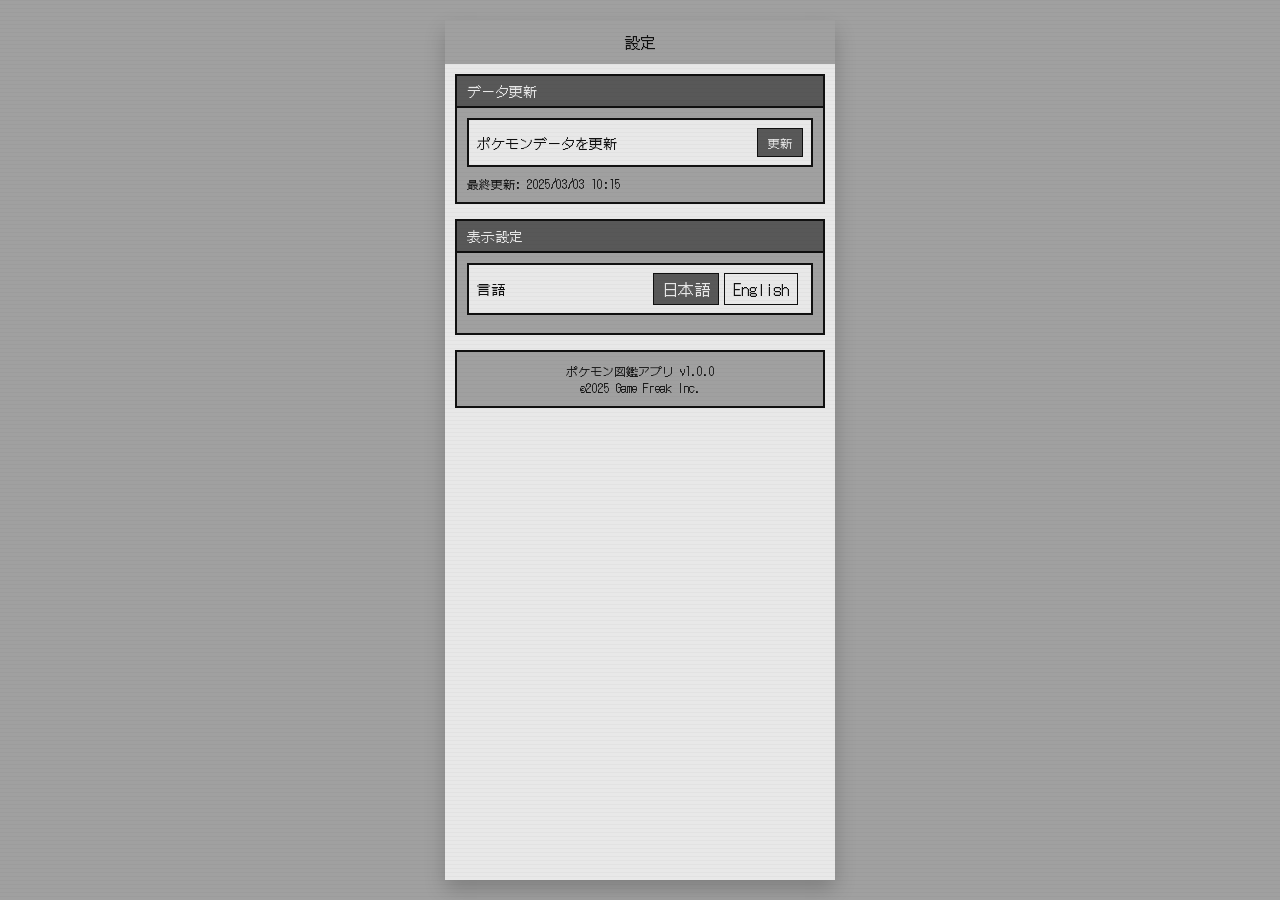
<file: docs/素材/画面素材/pokemon-settings-gameboy-bw.html>
<!DOCTYPE html>
<html lang="ja">

<head>
    <meta charset="UTF-8">
    <meta name="viewport" content="width=device-width, initial-scale=1.0">
    <title>設定画面</title>
    <link href="https://fonts.googleapis.com/css2?family=DotGothic16&display=swap" rel="stylesheet">
    <style>
        :root {
            /* 指定されたRGB値に基づくモノクロパレット */
            --light-gray: #e8e8e8;    /* RGB(232,232,232) - 最も明るい色 */
            --mid-gray: #a0a0a0;      /* RGB(160,160,160) - 中間色 */
            --dark-gray: #585858;     /* RGB(88,88,88) - 暗い色 */
            --darkest-gray: #101010;  /* RGB(16,16,16) - 最も暗い色 */
        }
        
        * {
            margin: 0;
            padding: 0;
            box-sizing: border-box;
            image-rendering: pixelated;
        }
        
        body {
            font-family: 'DotGothic16', sans-serif;
            background-color: var(--mid-gray);
            color: var(--darkest-gray);
            min-height: 100vh;
            display: flex;
            justify-content: center;
            padding: 20px;
        }
        
        .container {
            width: 100%;
            max-width: 390px;
            background-color: var(--light-gray);
            /* 外枠を削除 */
            box-shadow: 0 10px 20px rgba(0, 0, 0, 0.2);
        }
        
        .header {
            display: flex;
            align-items: center;
            background-color: var(--mid-gray);
            padding: 10px;
            margin-bottom: 10px;
        }
        
        .title {
            flex: 1;
            text-align: center;
            font-size: 16px;
        }
        
        .setting-section {
            margin: 10px;
            margin-bottom: 15px;
            border: 2px solid var(--darkest-gray); /* 内部コンポーネントの枠は維持 */
        }
        
        .section-header {
            background-color: var(--dark-gray);
            color: var(--light-gray);
            padding: 5px 10px;
            font-size: 14px;
            border-bottom: 2px solid var(--darkest-gray); /* セクションヘッダーの下枠線 */
        }
        
        .section-content {
            padding: 10px;
            background-color: var(--mid-gray);
        }
        
        .setting-item {
            display: flex;
            justify-content: space-between;
            align-items: center;
            padding: 8px;
            background-color: var(--light-gray);
            border: 2px solid var(--darkest-gray); /* 内部コンポーネントの枠は維持 */
            margin-bottom: 8px;
        }
        
        .setting-label {
            flex: 1;
            font-size: 14px;
        }
        
        .update-button {
            background-color: var(--dark-gray);
            color: var(--light-gray);
            border: 1px solid var(--darkest-gray); /* ボタンの枠線 */
            padding: 5px 10px;
            cursor: pointer;
            font-family: 'DotGothic16', sans-serif;
            font-size: 12px;
        }
        
        .update-button:active {
            background-color: var(--darkest-gray);
        }
        
        .language-selector {
            display: flex;
        }
        
        .language-option {
            padding: 3px 8px;
            cursor: pointer;
            background-color: var(--light-gray);
            border: 1px solid var(--darkest-gray); /* 言語オプションの枠線 */
            margin-right: 5px;
        }
        
        .language-option.active {
            background-color: var(--dark-gray);
            color: var(--light-gray);
        }
        
        .update-status {
            font-size: 12px;
            margin-top: 5px;
        }
        
        .version-info {
            margin: 10px;
            padding: 10px;
            text-align: center;
            font-size: 12px;
            background-color: var(--mid-gray);
            border: 2px solid var(--darkest-gray); /* 内部コンポーネントの枠は維持 */
        }
        
        .scanlines {
            position: absolute;
            top: 0;
            left: 0;
            height: 100%;
            width: 100%;
            background: linear-gradient(
                to bottom,
                rgba(0, 0, 0, 0.05),
                rgba(0, 0, 0, 0.05) 1px,
                transparent 1px,
                transparent 2px
            );
            background-size: 100% 4px;
            pointer-events: none;
            z-index: 10;
            opacity: 0.5;
        }
    </style>
</head>

<body>
    <div class="container">
        <div class="header">
            <div class="title">設定</div>
        </div>
        
        <div class="setting-section">
            <div class="section-header">データ更新</div>
            <div class="section-content">
                <div class="setting-item">
                    <div class="setting-label">ポケモンデータを更新</div>
                    <button class="update-button">更新</button>
                </div>
                <div class="update-status">
                    最終更新: 2025/03/03 10:15
                </div>
            </div>
        </div>
        
        <div class="setting-section">
            <div class="section-header">表示設定</div>
            <div class="section-content">
                <div class="setting-item">
                    <div class="setting-label">言語</div>
                    <div class="language-selector">
                        <div class="language-option active">日本語</div>
                        <div class="language-option">English</div>
                    </div>
                </div>
            </div>
        </div>
        
        <div class="version-info">
            <div>ポケモン図鑑アプリ v1.0.0</div>
            <div>©2025 Game Freak Inc.</div>
        </div>
        
        <div class="scanlines"></div>
    </div>
</body>

</html>
</file>
<file: docs/guide.css>
:root {
  color-scheme: light dark;
  --paper: #fafaf6;
  --panel: #ffffff;
  --rail: #f3f4ec;
  --ink: #202e29;
  --muted: #52635a;
  --line: #d7ddd2;
  --accent: #215c46;
  --tint: #e4eedf;
  --rust: #963e32;
  --mono: "SFMono-Regular", Consolas, "Liberation Mono", monospace;
  --mast: 58px;
}
@media (prefers-color-scheme: dark) {
  :root {
    --paper: #19221f; --panel: #202d27; --rail: #1c2822;
    --ink: #edf2e9; --muted: #b1c0b4; --line: #3d5045;
    --accent: #a1dfb8; --tint: #324c3b; --rust: #ffa89a;
  }
}
* { box-sizing: border-box; }
body {
  margin: 0; background: var(--paper); color: var(--ink);
  font: 16px/1.85 "Hiragino Sans", "Yu Gothic", Meiryo, system-ui, sans-serif;
  -webkit-font-smoothing: antialiased;
}
a { color: var(--accent); text-underline-offset: .22em; }
a:hover { text-decoration-thickness: 2px; }
:focus-visible { outline: 3px solid #c37c16; outline-offset: 3px; }
button { font: inherit; cursor: pointer; }
.masthead {
  height: var(--mast); background: #182f29; color: white;
  display: flex; gap: 20px; align-items: center; padding: 0 clamp(18px, 3vw, 48px);
  position: sticky; top: 0; z-index: 5;
}
.brand { display: inline-flex; gap: 12px; align-items: center; color: white; font-size: .99rem; font-weight: 700; text-decoration: none; }
.brand-icon, .ball {
  position: relative; display: block; border-radius: 50%;
  background: linear-gradient(to bottom, #ee7966 0 45%, #23382e 45% 55%, #f3efd9 55%);
  transform: rotate(-23deg);
}
.brand-icon { width: 25px; height: 25px; }
.brand-icon::after, .ball::after {
  content: ""; position: absolute; top: 50%; left: 50%; transform: translate(-50%, -50%);
  border: 2px solid #23382e; border-radius: 50%; width: 22%; aspect-ratio: 1; background: #fffae3;
}
.course-name { color: #c6d6c9; padding-left: 20px; border-left: 1px solid #587065; font-size: .8rem; }
.menu { display: none; }
.shell { max-width: 1540px; margin: auto; display: grid; grid-template-columns: clamp(218px, 20vw, 276px) minmax(0, 1fr); }
.sidebar {
  position: sticky; top: var(--mast); height: calc(100dvh - var(--mast));
  overflow: auto; scrollbar-width: thin; background: var(--rail);
  padding: 32px 18px 44px; border-right: 1px solid var(--line);
}
.sidebar h2 { margin: 0 10px 10px; font-size: .76rem; color: var(--muted); letter-spacing: .08em; }
.doc-links { display: grid; gap: 3px; }
.doc-links a {
  display: flex; align-items: center; gap: 12px; padding: 9px 11px;
  border-radius: 5px; font-size: .9rem; font-weight: 650; color: var(--ink); text-decoration: none;
}
.doc-links a:hover, .outline a:hover { background: var(--panel); }
.doc-links a[aria-current] { background: var(--tint); color: var(--accent); box-shadow: inset 3px 0 var(--accent); }
.nav-mark { min-width: 22px; font: 600 .76rem var(--mono); color: var(--muted); text-align: center; }
.doc-links a:first-child .nav-mark { font: bold 1.1rem/1 var(--mono); }
.outline { margin: 23px 0 0; padding-top: 22px; border-top: 1px solid var(--line); }
.outline ul { list-style: none; margin: 0; padding: 0; }
.outline a { display: block; padding: 5px 10px; text-decoration: none; color: var(--muted); font-size: .82rem; line-height: 1.55; }
.outline .sub a { padding-left: 24px; font-size: .78rem; }
.outline a[aria-current] { color: var(--accent); font-weight: 750; }
main { min-width: 0; padding: clamp(24px, 3.6vw, 54px) clamp(20px, 4.5vw, 72px) 90px; }
.doc { max-width: 960px; margin: auto; overflow-wrap: anywhere; }
.reader { max-width: 54rem; }
.doc-start { display: block; }
.doc [id], .doc { scroll-margin-top: calc(var(--mast) + 16px); }
h1, h2, h3, h4, h5 { line-height: 1.45; }
.doc h2 {
  margin: 2.25em 0 .65em; padding-bottom: .42em; border-bottom: 1px solid var(--line);
  font-size: clamp(1.28rem, 2vw, 1.65rem); letter-spacing: -.035em;
}
.doc h3 { margin: 1.9em 0 .6em; font-size: 1.15rem; }
.doc h4, .doc h5 { margin: 1.6em 0 .5em; font-size: 1rem; }
.doc p { margin: 0 0 1em; }
.doc .eyebrow { font-size: .77rem; font-weight: 700; letter-spacing: .12em; margin-bottom: 12px; }
.hero {
  border-radius: 12px; overflow: hidden; isolation: isolate; position: relative;
  display: grid; grid-template-columns: minmax(0, 1.9fr) minmax(145px, 1fr);
  background: #1e4539; color: #fffff1;
}
.hero-copy { padding: clamp(24px, 3.2vw, 44px); padding-right: 8px; align-self: center; }
.hero-copy .eyebrow { color: #c8e5ad; }
.hero h1 { margin: 0 0 12px; font-size: clamp(1.85rem, 3.6vw, 3.35rem); letter-spacing: -.06em; line-height: 1.25; }
.hero-copy > p:not(.eyebrow) { color: #e3eee3; font-size: .94rem; line-height: 1.85; max-width: 35em; }
.cta { display: inline-flex; gap: 24px; align-items: center; padding: 9px 17px; margin-top: 6px; color: #183127; background: #d6f3ad; border-radius: 5px; font-size: .9rem; font-weight: 750; text-decoration: none; }
.cta:hover { background: #e9ffc7; }
.specimen {
  align-self: stretch; display: grid; place-content: center; justify-items: center; gap: 10px;
  background-image: linear-gradient(90deg, #1e4539, transparent 28%), linear-gradient(#b6e3ac12 1px, transparent 1px), linear-gradient(90deg,#b6e3ac12 1px,transparent 1px);
  background-size: auto, 22px 22px, 22px 22px; padding: 14px 9px;
}
.specimen > span { color: #d7e9bf; font: 600 .64rem/1.4 var(--mono); letter-spacing: .1em; }
.orbit { position: relative; display: grid; place-items: center; width: clamp(115px, 14vw, 210px); aspect-ratio: 1; border: 1px dashed #91af8f; border-radius: 50%; }
.orbit::before { position: absolute; content: ""; inset: 8%; border: 1px solid #93b29366; border-radius: 50%; }
.ball {
  width: 62%; aspect-ratio: 1; border: 3px solid #142d25;
  background: radial-gradient(ellipse at 32% 20%, #ffffff50 0 6%, transparent 7%), linear-gradient(to bottom, #ef7a63 0 46%, #23382e 46% 54%, #f6efd8 54%);
  box-shadow: inset -8px -8px 0 #173c3329, 4px 8px 0 #102f255e;
}
.ball::after { border-width: 4px; box-shadow: inset 0 0 0 3px #d9d8bf; }
.facts { display: grid; grid-template-columns: 1.6fr repeat(3, 1fr); border-bottom: 1px solid var(--line); padding: 22px 0; margin: 0; }
.facts div { padding: 0 14px; border-left: 1px solid var(--line); }
.facts div:first-child { padding-left: 0; border: none; }
.facts dt, .library small, .doc .note { font-size: .82rem; color: var(--muted); }
.facts dd { margin: 3px 0 0; font-size: 1.36rem; font-weight: 750; line-height: 1.4; }
.facts small { font-size: .75rem; font-weight: 550; }
.facts div:first-child small { display: inline-block; }
.library { display: grid; gap: 8px; }
.library a { display: grid; grid-template-columns: auto 1fr auto; align-items: center; gap: 15px; padding: 13px 18px; border: 1px solid var(--line); border-radius: 7px; background: var(--panel); color: var(--ink); text-decoration: none; }
.library a:hover { border-color: var(--accent); background: var(--tint); }
.library strong, .library small { display: block; }
.doc-number { display: grid; place-items: center; width: 34px; height: 38px; background: var(--tint); color: var(--accent); font: bold .82rem var(--mono); border-radius: 4px; }
.arrow { color: var(--accent); }
.doc .note { margin: 12px 0; }
.reader-head { border-top: 4px solid var(--accent); padding: 20px 0 12px; margin-bottom: 24px; border-bottom: 1px solid var(--line); }
.reader-head .eyebrow { color: var(--accent); }
.reader-head h1 { font-size: clamp(1.9rem, 3.3vw, 2.8rem); margin: 0 0 .3em; letter-spacing: -.04em; }
.reader-head p:last-child { color: var(--muted); margin: 0; }
.doc ul, .doc ol { margin: .6em 0 1.3em; padding-left: 1.6em; }
.doc li { margin: .35em 0; }
.doc li ul, .doc li ol { margin: .25em 0; }
.steps li::marker { font-weight: bold; color: var(--accent); }
hr { border: 0; margin: 2.4em 0; border-top: 1px solid var(--line); }
blockquote { margin: 1.2em 0; padding: 14px 18px; background: var(--tint); border-inline-start: 3px solid var(--accent); border-radius: 0 5px 5px 0; }
blockquote p:last-child { margin-bottom: 0; }
.table-wrap, figure.code, figure.diagram { width: 100%; margin: 1.2em 0; border: 1px solid var(--line); border-radius: 7px; overflow-x: auto; background: var(--panel); }
table { border-collapse: collapse; width: 100%; font-size: .9rem; line-height: 1.65; }
th, td { padding: 10px 14px; border-bottom: 1px solid var(--line); text-align: left; vertical-align: top; }
th { background: var(--rail); white-space: nowrap; }
td { min-width: 5em; overflow-wrap: normal; }
tbody tr:last-child td { border-bottom: 0; }
code { background: var(--rail); border: 1px solid var(--line); border-radius: 3px; padding: .04em .25em; font: .87em/1.6 var(--mono); }
figure.code { background: #1d302c; color: #f1f4eb; }
.code-head { display: flex; align-items: center; justify-content: space-between; padding: 6px 14px; background: #293d37; color: #d7e8d9; font: .76rem var(--mono); text-transform: uppercase; }
.copy, .progress button { padding: 4px 10px; border: 1px solid currentColor; border-radius: 4px; font-size: .76rem; color: inherit; background: transparent; }
figure.code pre { margin: 0; padding: 16px; overflow-x: auto; }
figure.code code { display: block; border: 0; padding: 0; background: transparent; font: .84rem/1.75 var(--mono); }
.tok-c { color: #b0c0b1; }
.tok-s { color: #c2e398; }
.tok-k { color: #ffad99; }
.tok-a, .tok-n { color: #a0daeb; }
figure.diagram { padding: 14px; background: #f7faf5; color: #1b3028; }
figure.diagram pre { margin: 0; }
figure.diagram svg { display: block; max-width: none !important; height: auto; margin: auto; }
li.task { list-style: none; margin-left: -1.6em; }
li.task label { display: flex; align-items: baseline; gap: 10px; padding: 8px 12px; background: var(--panel); border: 1px solid var(--line); border-radius: 5px; cursor: pointer; }
li.task input { accent-color: var(--accent); flex: 0 0 17px; height: 17px; align-self: flex-start; margin: 5px 0 0; }
.progress { margin: 16px 0; padding: 16px; border: 1px solid var(--line); border-radius: 6px; background: var(--panel); }
.progress .row { display: flex; justify-content: space-between; align-items: center; gap: 10px; font-size: .82rem; }
.progress .num { font: bold .9rem var(--mono); color: var(--accent); }
.progress .bar { height: 6px; margin: 8px 0; background: var(--rail); border-radius: 3px; overflow: hidden; }
.progress .fill { height: 100%; background: var(--accent); }
@media (max-width: 800px) {
  :root { --mast: 52px; }
  .shell { display: block; }
  .course-name { display: none; }
  .interactive .menu { display: block; margin-left: auto; border: 1px solid #849d8e; color: white; background: transparent; border-radius: 5px; padding: 5px 13px; font-size: .84rem; }
  .sidebar { position: static; height: auto; padding: 16px; }
  .interactive .sidebar { display: none; position: fixed; inset: var(--mast) 0 auto; max-height: calc(80dvh - var(--mast)); z-index: 4; box-shadow: 0 12px 18px #142e262f; }
  .interactive .sidebar.open { display: block; }
  main { padding: 20px clamp(15px, 4vw, 32px) 64px; }
}
@media (max-width: 580px) {
  .hero { grid-template-columns: minmax(0, 1fr) 78px; }
  .hero-copy { padding: 22px 0 23px 18px; }
  .hero h1 { font-size: clamp(1.4rem, 6.9vw, 2.15rem); }
  .hero-copy > p:not(.eyebrow) { font-size: .86rem; }
  .hero-copy .eyebrow { font-size: .65rem; }
  .specimen { overflow: hidden; }
  .orbit { width: 100px; }
  .specimen > span { display: none; }
  .facts { grid-template-columns: repeat(2, 1fr); gap: 14px 0; padding: 16px 0; }
  .facts div:nth-child(odd) { padding-left: 0; border-left: 0; }
  .facts dd { font-size: 1.15rem; }
  .facts dt, .facts small { font-size: .73rem; }
  .library a { gap: 10px; padding: 12px; }
}
</file>
